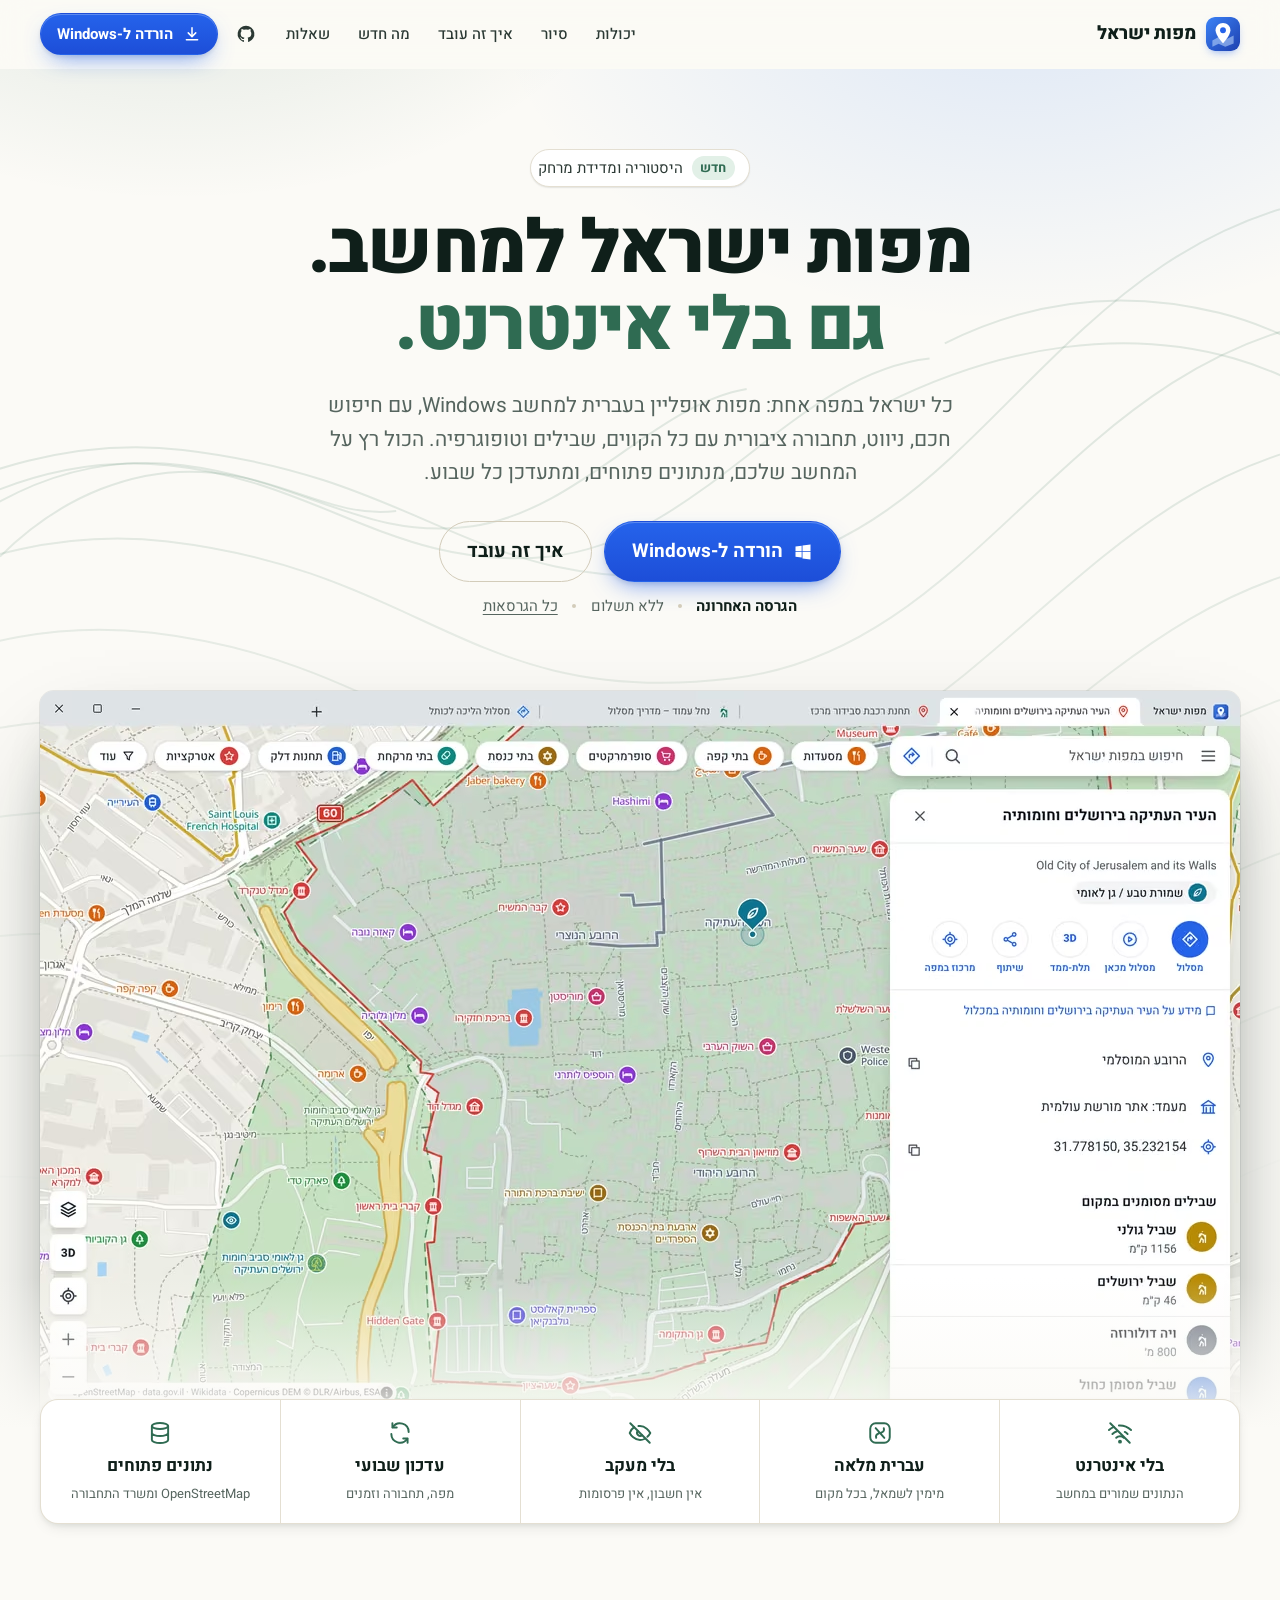
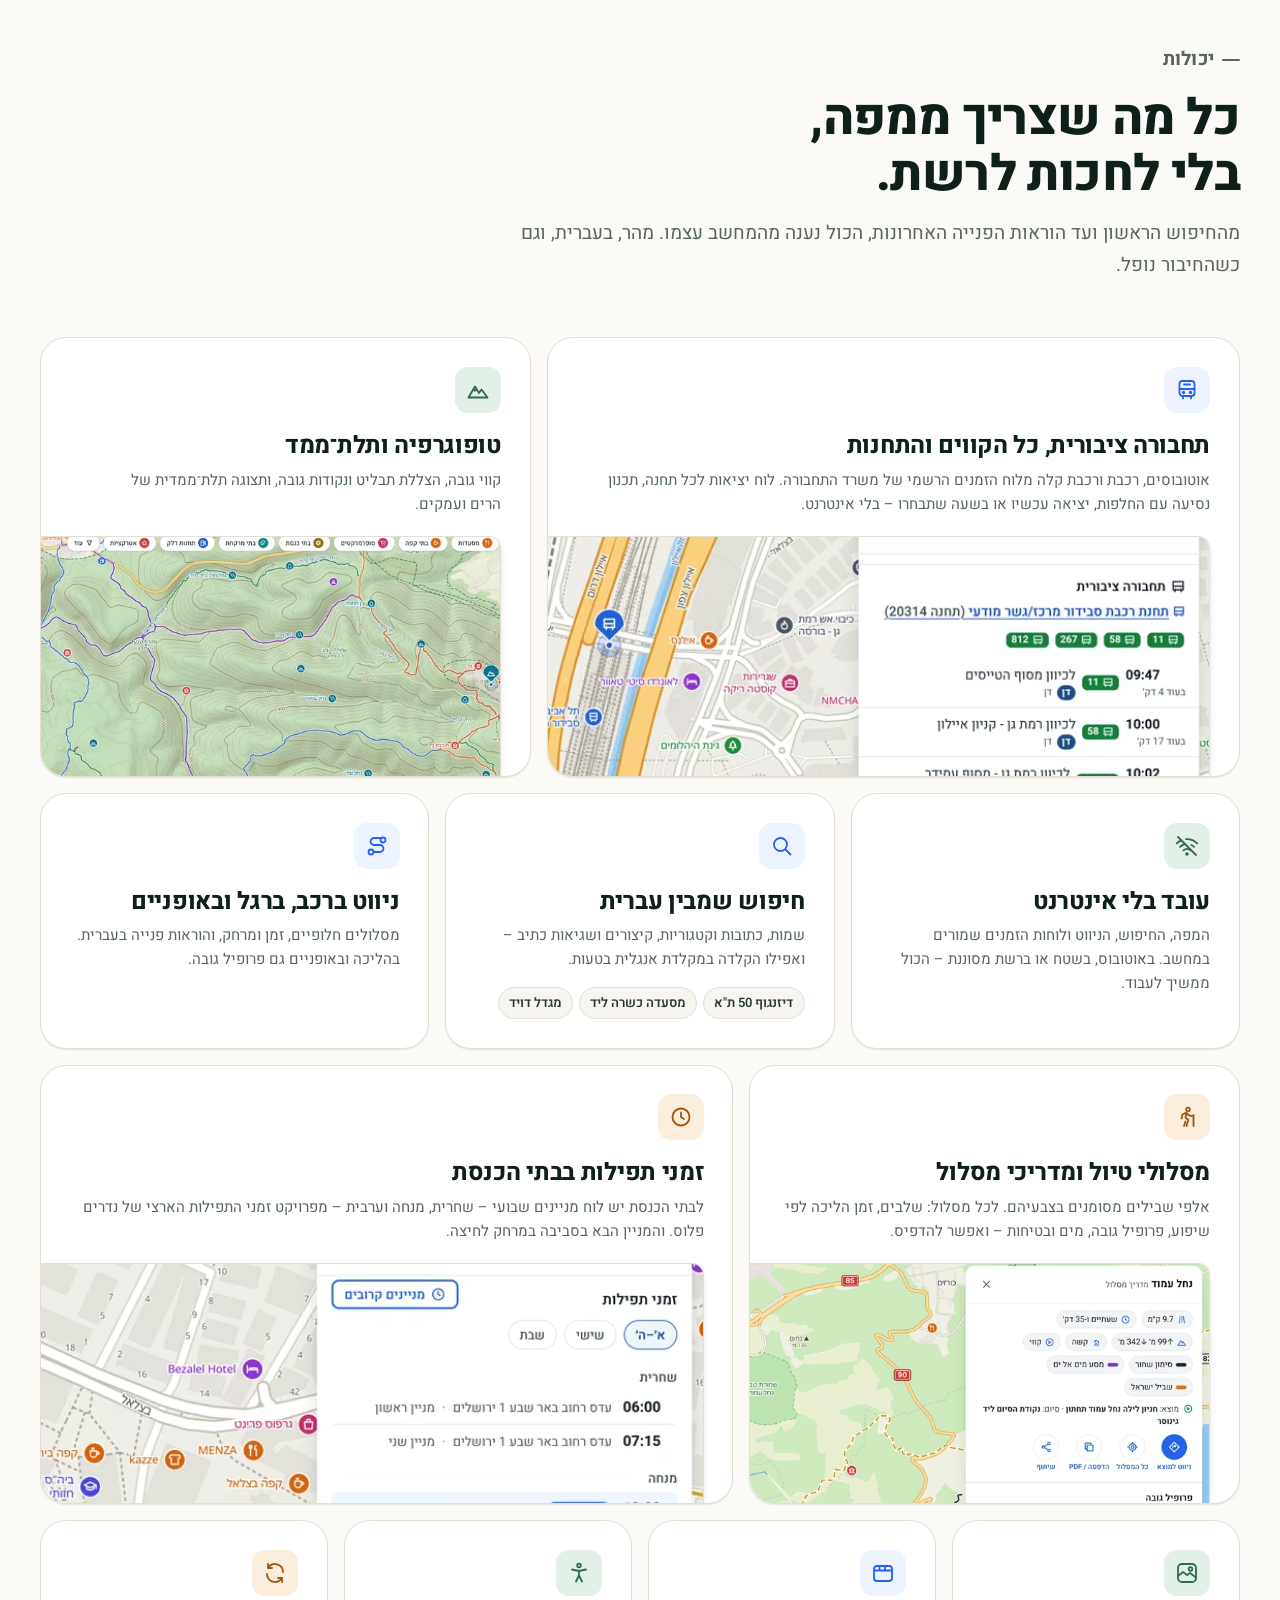
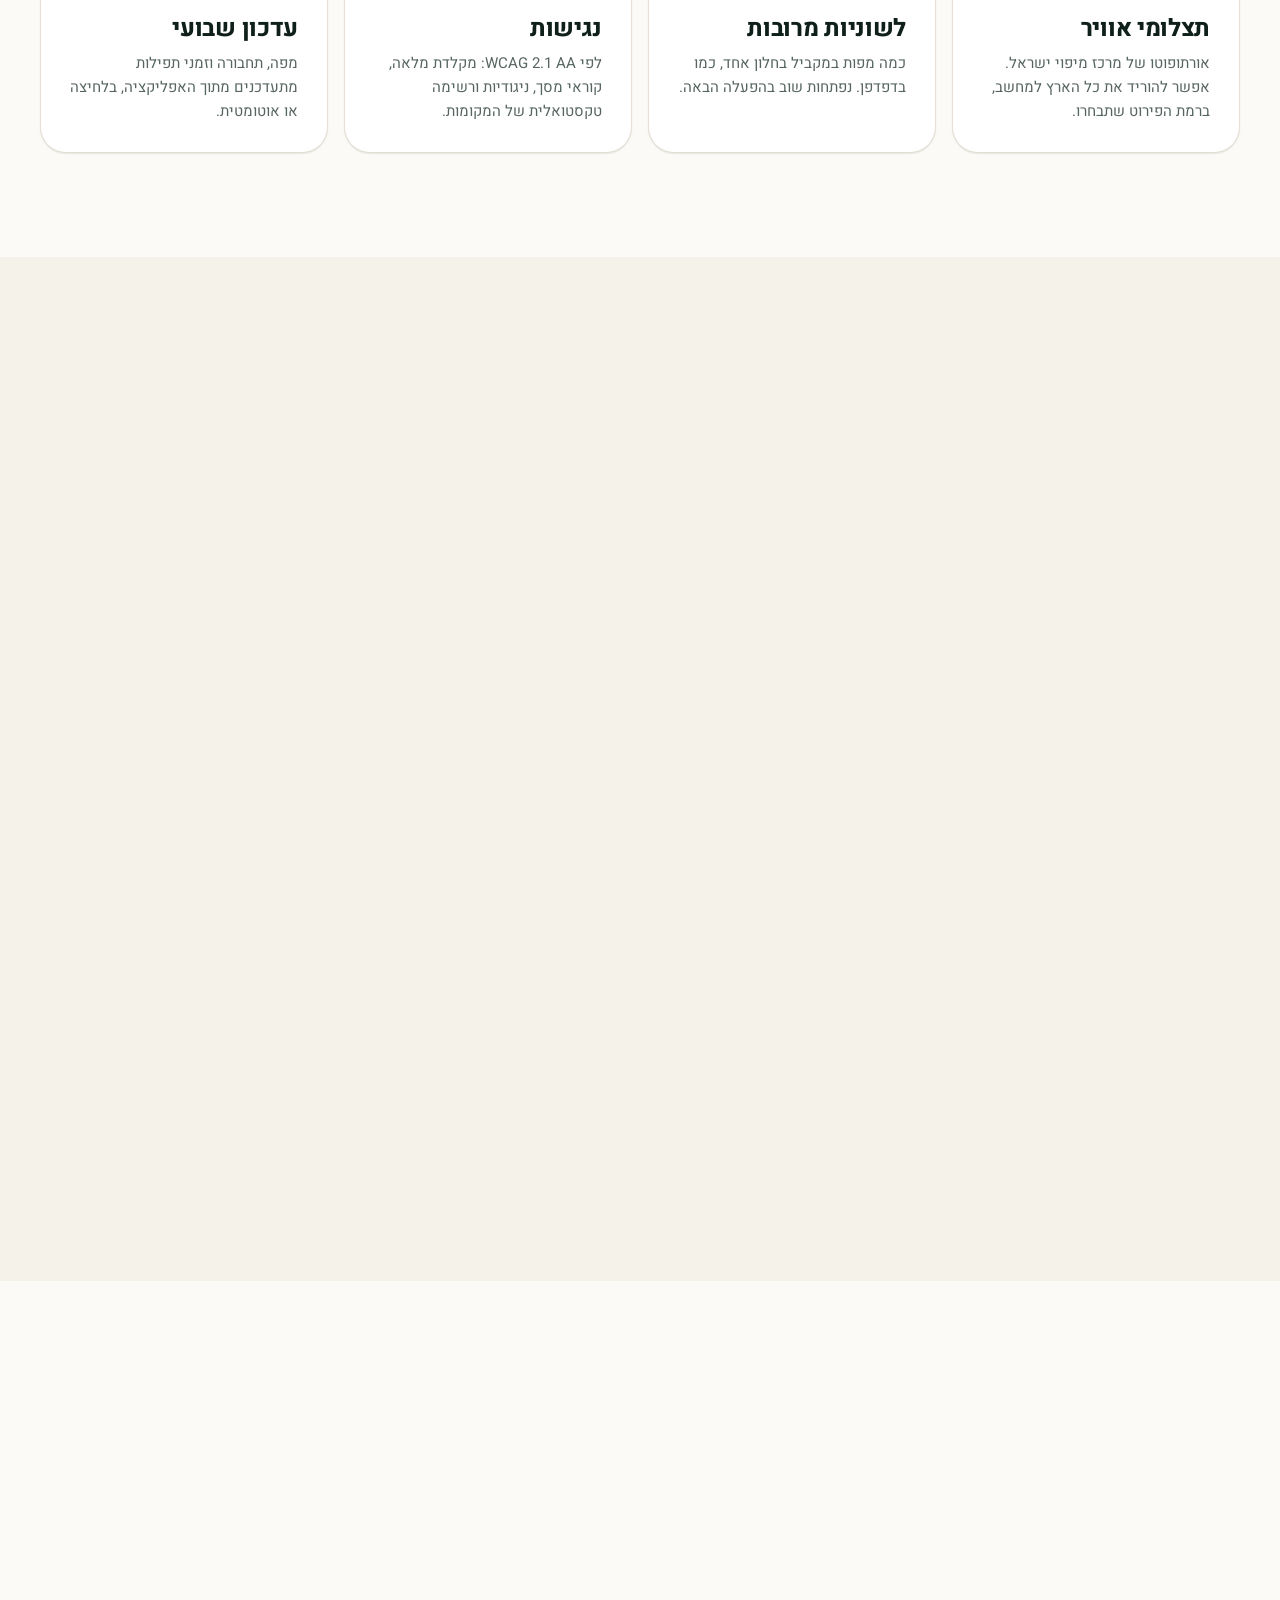
<file: site/index.html>
<!DOCTYPE html>
<html lang="he" dir="rtl">
<head>
  <meta charset="utf-8">
  <meta name="viewport" content="width=device-width, initial-scale=1">
  <title>מפות ישראל – מפות אופליין בעברית למחשב, בחינם</title>
  <meta name="description" content="מפות ישראל: מפה מלאה של ישראל בעברית להורדה למחשב Windows, שעובדת גם בלי אינטרנט (אופליין). חיפוש, ניווט, תחבורה ציבורית, שבילים, טופוגרפיה ותלת־ממד. חינם, בלי פרסומות ובלי מעקב.">
  <link rel="canonical" href="https://rishumit.github.io/hebrew-maps/">
  <meta name="theme-color" content="#fbfaf6" media="(prefers-color-scheme: light)">
  <meta name="theme-color" content="#0a1512" media="(prefers-color-scheme: dark)">
  <meta name="color-scheme" content="light dark">
  <meta name="robots" content="index, follow, max-image-preview:large, max-snippet:-1, max-video-preview:-1">
  <meta name="application-name" content="מפות ישראל">
  <meta name="author" content="rishumit">

  <meta property="og:type" content="website">
  <meta property="og:locale" content="he_IL">
  <meta property="og:site_name" content="מפות ישראל">
  <meta property="og:title" content="מפות ישראל – מפות אופליין בעברית למחשב, בחינם">
  <meta property="og:description" content="מפת ישראל מלאה בעברית למחשב, שעובדת אופליין: חיפוש, ניווט, תחבורה ציבורית, שבילים וטופוגרפיה. חינם, בלי מעקב.">
  <meta property="og:url" content="https://rishumit.github.io/hebrew-maps/">
  <meta property="og:image" content="https://rishumit.github.io/hebrew-maps/assets/img/og.jpg">
  <meta property="og:image:width" content="1200">
  <meta property="og:image:height" content="630">
  <meta property="og:image:alt" content="חלון האפליקציה מפות ישראל: העיר העתיקה בירושלים עם כרטיס מידע">
  <meta name="twitter:card" content="summary_large_image">
  <meta name="twitter:title" content="מפות ישראל – מפות אופליין בעברית למחשב, בחינם">
  <meta name="twitter:description" content="חיפוש בעברית, ניווט, תחבורה ציבורית, שבילים וטופוגרפיה – הכול על המחשב שלכם.">
  <meta name="twitter:image" content="https://rishumit.github.io/hebrew-maps/assets/img/og.jpg">

  <link rel="icon" href="favicon.svg" type="image/svg+xml">
  <link rel="icon" href="favicon-32.png" type="image/png" sizes="32x32">
  <link rel="apple-touch-icon" href="apple-touch-icon.png">
  <link rel="manifest" href="site.webmanifest">
  <link rel="preload" href="assets/fonts/heebo-hebrew.woff2" as="font" type="font/woff2" crossorigin>
  <link rel="stylesheet" href="assets/css/site.css">
  <script src="assets/js/site.js" defer></script>
  <script>if (location.hash) document.documentElement.classList.add('cv-off');</script>

  <script type="application/ld+json">
{
  "@context": "https://schema.org",
  "@graph": [
    {
      "@type": "WebSite",
      "@id": "https://rishumit.github.io/hebrew-maps/#website",
      "url": "https://rishumit.github.io/hebrew-maps/",
      "name": "מפות ישראל",
      "alternateName": [
        "Hebrew Maps",
        "מפות אופליין למחשב",
        "מפת ישראל למחשב"
      ],
      "inLanguage": "he",
      "description": "מפות אופליין בעברית למחשב Windows – מפת ישראל מלאה שעובדת בלי אינטרנט."
    },
    {
      "@type": "SoftwareApplication",
      "@id": "https://rishumit.github.io/hebrew-maps/#app",
      "name": "מפות ישראל",
      "alternateName": [
        "Hebrew Maps",
        "מפות אופליין",
        "מפות ישראל למחשב"
      ],
      "description": "מפה מלאה של ישראל בעברית למחשב Windows שעובדת גם בלי אינטרנט: חיפוש חכם, ניווט ברכב, ברגל ובאופניים, תחבורה ציבורית, שבילים, טופוגרפיה ותלת־ממד.",
      "applicationCategory": "TravelApplication",
      "applicationSubCategory": "מפות וניווט",
      "operatingSystem": "Windows 10, Windows 11",
      "inLanguage": "he",
      "softwareVersion": "1.1.0",
      "isAccessibleForFree": true,
      "license": "https://github.com/rishumit/hebrew-maps",
      "url": "https://rishumit.github.io/hebrew-maps/",
      "downloadUrl": "https://github.com/rishumit/hebrew-maps/releases/latest/download/HebrewMaps-Setup.exe",
      "installUrl": "https://rishumit.github.io/hebrew-maps/download.html",
      "image": "https://rishumit.github.io/hebrew-maps/assets/img/og.jpg",
      "screenshot": [
        "https://rishumit.github.io/hebrew-maps/assets/img/hero-light-1800.jpg",
        "https://rishumit.github.io/hebrew-maps/assets/img/tour-transitplan-1800.jpg",
        "https://rishumit.github.io/hebrew-maps/assets/img/tour-topo-1800.jpg",
        "https://rishumit.github.io/hebrew-maps/assets/img/tour-masada-1800.jpg"
      ],
      "featureList": [
        "מפות אופליין – עובד בלי אינטרנט",
        "חיפוש בעברית",
        "ניווט ברכב, ברגל ובאופניים",
        "תחבורה ציבורית עם כל הקווים והתחנות",
        "מפה טופוגרפית ושבילים מסומנים",
        "תצוגת תלת־ממד",
        "מדריכי מסלול",
        "זמני תפילות בבתי כנסת",
        "תצלומי אוויר",
        "עדכון שבועי"
      ],
      "keywords": "מפות ישראל, מפות אופליין, מפות למחשב, מפת ישראל, מפה בעברית, ניווט בלי אינטרנט, מפה טופוגרפית, תחבורה ציבורית",
      "offers": {
        "@type": "Offer",
        "price": "0",
        "priceCurrency": "ILS"
      },
      "author": {
        "@type": "Organization",
        "name": "rishumit",
        "url": "https://github.com/rishumit"
      },
      "codeRepository": "https://github.com/rishumit/hebrew-maps",
      "isPartOf": {
        "@id": "https://rishumit.github.io/hebrew-maps/#website"
      }
    },
    {
      "@type": "FAQPage",
      "@id": "https://rishumit.github.io/hebrew-maps/#faq",
      "inLanguage": "he",
      "mainEntity": [
        {
          "@type": "Question",
          "name": "מה זה מפות אופליין?",
          "acceptedAnswer": {
            "@type": "Answer",
            "text": "מפות אופליין הן מפות שנשמרות על המחשב ועובדות בלי חיבור לאינטרנט. מפות ישראל מורידה פעם אחת את מפת ישראל המלאה – רחובות, כתובות, נקודות עניין, שבילים, גבהים ולוחות הזמנים של התחבורה הציבורית – ומכאן החיפוש, הניווט והתצוגה רצים מהמחשב עצמו, גם ברשת איטית, מסוננת או בלי רשת בכלל."
          }
        },
        {
          "@type": "Question",
          "name": "איך מורידים מפת ישראל למחשב?",
          "acceptedAnswer": {
            "@type": "Answer",
            "text": "מורידים את קובץ ההתקנה ל-Windows ומתקינים. בפתיחה הראשונה בוחרים בתפריט \"עדכונים\" ← \"עדכן הכול\", והתוכנה מורידה את נתוני ישראל (כ-2GB). אפשר גם להעביר את הנתונים בקובץ למחשב שאין בו אינטרנט בכלל."
          }
        },
        {
          "@type": "Question",
          "name": "במה זה שונה ממפות באתר אינטרנט?",
          "acceptedAnswer": {
            "@type": "Answer",
            "text": "מפות באתר אינטרנט טוענות כל אריח וכל תוצאת חיפוש מהשרת, ולכן צריכות חיבור קבוע ושולחות לשרת מה שמחפשים. מפות ישראל היא תוכנת מפות למחשב: כל המפה שמורה אצלכם, החיפוש בעברית והניווט מחושבים מקומית, ושום חיפוש או מסלול לא יוצא מהמחשב."
          }
        },
        {
          "@type": "Question",
          "name": "האם האפליקציה באמת עובדת בלי אינטרנט?",
          "acceptedAnswer": {
            "@type": "Answer",
            "text": "כן. אחרי שמורידים את הנתונים פעם אחת, המפה, החיפוש, הניווט, התחבורה הציבורית, השבילים והטופוגרפיה עובדים מהמחשב בלבד. אינטרנט נדרש רק להורדת עדכונים, ולתצלומי אוויר באזור שעוד לא נשמר במחשב."
          }
        },
        {
          "@type": "Question",
          "name": "מאיפה מגיעים הנתונים?",
          "acceptedAnswer": {
            "@type": "Answer",
            "text": "ממקורות פתוחים: OpenStreetMap (מפה, רחובות, נקודות עניין ושבילים), משרד התחבורה (לוחות הזמנים של התחבורה הציבורית, GTFS), Copernicus DEM (גבהים), נדרים פלוס (זמני תפילות), data.gov.il ו-Wikidata. תצלומי האוויר הם של מרכז מיפוי ישראל, לשימוש אישי, ותצלומי הלוויין – Sentinel-2 cloudless של EOX."
          }
        },
        {
          "@type": "Question",
          "name": "כל כמה זמן הנתונים מתעדכנים?",
          "acceptedAnswer": {
            "@type": "Answer",
            "text": "פעם בשבוע. חבילות חדשות נבנות אוטומטית ומתפרסמות ב-GitHub. באפליקציה: תפריט ← \"עדכונים\" ← \"עדכן הכול\", או הפעלה של בדיקה אוטומטית שבועית. המפה ממשיכה לעבוד בזמן העדכון."
          }
        },
        {
          "@type": "Question",
          "name": "יש לי נטפרי (או סינון אחר). מה צריך לפתוח?",
          "acceptedAnswer": {
            "@type": "Answer",
            "text": "ההורדה והעדכונים מגיעים מ-GitHub. אם ההורדה נחסמת, בקשו מהסינון לפתוח את הכתובות האלה: github.com release-assets.githubusercontent.com objects.githubusercontent.com לתצלומי האוויר: cdn.govmap.gov.il, ולתצלומי הלוויין (חלופה): tiles.maps.eox.at. שלמות כל קובץ נבדקת מול טביעת SHA-256, כך שהסינון לא יכול לפגוע בנתונים."
          }
        },
        {
          "@type": "Question",
          "name": "מה עם פרטיות?",
          "acceptedAnswer": {
            "@type": "Answer",
            "text": "הכול רץ אצלכם. אין חשבון, אין מעקב, אין פרסומות, והחיפושים והמסלולים לא נשלחים לשום שרת. החיבורים היחידים לרשת הם הורדת העדכונים (מ-GitHub) ותצלומי האוויר (מ-govmap, או תצלומי לוויין מ-EOX) כשמפעילים אותם. למדיניות הפרטיות."
          }
        },
        {
          "@type": "Question",
          "name": "מופיעה ההודעה \"Windows הגן על המחשב\". זה בסדר?",
          "acceptedAnswer": {
            "@type": "Answer",
            "text": "כן. קובץ ההתקנה עדיין לא חתום בתעודה מסחרית, ולכן SmartScreen מציג אזהרה. לוחצים על \"מידע נוסף\" ואז על \"הפעל בכל זאת\". הקובץ נבנה אוטומטית מקוד המקור הפתוח ב-GitHub. הסבר מפורט."
          }
        },
        {
          "@type": "Question",
          "name": "כמה זה עולה?",
          "acceptedAnswer": {
            "@type": "Answer",
            "text": "שום דבר. אין תשלום, אין מנוי ואין רכישות בתוך האפליקציה. קוד המקור פתוח ב-GitHub."
          }
        },
        {
          "@type": "Question",
          "name": "מה צריך כדי להריץ את האפליקציה?",
          "acceptedAnswer": {
            "@type": "Answer",
            "text": "Windows 10 או 11 (64 ביט), ‏4GB זיכרון לפחות, וכ-2GB מקום פנוי לנתונים. החלון של האפליקציה משתמש ב-WebView2, שמותקן מראש ב-Windows 11 וב-Windows 10 מעודכן; בלעדיו המפה נפתחת בדפדפן. כל הדרישות."
          }
        }
      ]
    }
  ]
}
  </script>
</head>
<body>
  <a class="skip-link" href="#main">דילוג לתוכן הראשי</a>

  <header class="site-header" id="top">
    <div class="wrap header-inner">
      <a class="brand" href="./" aria-label="מפות ישראל – דף הבית">
        <img src="favicon.svg" alt="" width="34" height="34">
        <span>מפות ישראל</span>
      </a>
      <nav class="nav" aria-label="ניווט ראשי">
        <ul class="nav-links" id="nav-links">
          <li><a href="#features">יכולות</a></li>
          <li><a href="#tour">סיור</a></li>
          <li><a href="#how">איך זה עובד</a></li>
          <li><a href="changelog.html">מה חדש</a></li>
          <li><a href="#faq">שאלות</a></li>
        </ul>
        <a class="nav-gh" href="https://github.com/rishumit/hebrew-maps" aria-label="קוד המקור ב-GitHub">
          <svg aria-hidden="true"><use href="assets/img/icons.svg#github"></use></svg>
        </a>
        <a class="btn btn-primary btn-sm" href="download.html" data-dl-link>
          <svg aria-hidden="true"><use href="assets/img/icons.svg#download"></use></svg>
          <span>הורדה<span class="long"> ל-Windows</span></span>
        </a>
        <button class="menu-btn" type="button" aria-expanded="false" aria-controls="nav-links" aria-label="תפריט">
          <svg aria-hidden="true"><use href="assets/img/icons.svg#menu"></use></svg>
        </button>
      </nav>
    </div>
  </header>

  <main id="main">
    <!-- ============================================================ hero -->
    <section class="hero" aria-labelledby="hero-title">
      <div class="contours" aria-hidden="true">
        <svg viewBox="0 0 1440 900" preserveAspectRatio="xMidYMid slice" fill="none" stroke="currentColor" stroke-width="1.3">
          <path d="M-40 640c160-60 260-170 420-150s230 140 400 120 250-190 420-210 210 60 280 40"/>
          <path d="M-40 600c150-70 260-190 430-170s220 130 390 110 240-200 420-220 220 50 280 30"/>
          <path d="M-40 560c150-80 270-210 440-190s210 120 380 100 230-210 420-230 220 40 280 20"/>
          <path d="M-40 520c140-90 280-230 450-210s200 110 370 90 220-220 420-240 230 30 280 10"/>
          <path d="M-40 480c140-100 290-250 460-230s190 100 360 80 210-230 420-250 230 20 280 0"/>
          <path d="M140 400c70-90 170-150 270-140s150 70 250 60 160-120 250-130"/>
          <path d="M210 360c60-70 130-110 210-100s120 50 190 40 120-80 180-90"/>
          <path d="M300 320c40-40 90-60 140-55s80 30 120 25"/>
          <path d="M880 220c80-40 160-50 230-30s110 70 190 60 100-40 180-60"/>
          <path d="M920 180c60-30 120-35 180-20s90 50 150 45 80-30 150-45"/>
          <path d="M-40 700c170-50 250-150 410-130s240 150 410 130 260-180 420-200 200 70 280 50"/>
          <path d="M-40 760c180-40 240-130 400-110s250 160 420 140 270-170 420-190 190 80 280 60"/>
          <path d="M-40 820c190-30 230-110 390-90s260 170 430 150 280-160 420-180 180 90 280 70"/>
        </svg>
      </div>

      <div class="wrap">
        <div class="hero-copy">
          <a class="badge" href="changelog.html"><span class="dot">חדש</span><span>היסטוריה ומדידת מרחק</span></a>
          <h1 id="hero-title">מפות ישראל למחשב.<span class="soft">גם בלי אינטרנט.</span></h1>
          <p class="lead">כל ישראל במפה אחת: מפות אופליין בעברית למחשב Windows, עם חיפוש חכם, ניווט, תחבורה ציבורית עם כל הקווים, שבילים וטופוגרפיה. הכול רץ על המחשב שלכם, מנתונים פתוחים, ומתעדכן כל שבוע.</p>
          <div class="dl">
              <div class="hero-actions">
                <a class="btn btn-primary btn-lg" href="https://github.com/rishumit/hebrew-maps/releases/latest/download/HebrewMaps-Setup.exe" data-dl-link>
                  <svg aria-hidden="true"><use href="assets/img/icons.svg#windows"></use></svg>
                  הורדה ל-Windows
                </a>
                <a class="btn btn-ghost btn-lg" href="#how">איך זה עובד</a>
              </div>
              <p class="dl-meta" data-dl-meta>
                <span data-dl-version>הגרסה האחרונה</span>
                <span data-download-total hidden aria-live="polite"><bdi data-download-count></bdi> הורדות</span>
                <span data-dl-date>ללא תשלום</span>
                <span><a href="https://github.com/rishumit/hebrew-maps/releases">כל הגרסאות</a></span>
              </p>
          </div>
        </div>

        <div class="hero-shot">
          <div class="window">
            <picture>
              <source type="image/avif" media="(prefers-color-scheme: dark)" srcset="assets/img/hero-dark-800.avif 800w, assets/img/hero-dark-1200.avif 1200w, assets/img/hero-dark-1800.avif 1800w" sizes="(min-width: 1280px) 1200px, calc(100vw - 2 * clamp(1rem, .5rem + 2.5vw, 2.5rem))">
              <source type="image/webp" media="(prefers-color-scheme: dark)" srcset="assets/img/hero-dark-800.webp 800w, assets/img/hero-dark-1200.webp 1200w, assets/img/hero-dark-1800.webp 1800w" sizes="(min-width: 1280px) 1200px, calc(100vw - 2 * clamp(1rem, .5rem + 2.5vw, 2.5rem))">
              <source type="image/avif" srcset="assets/img/hero-light-800.avif 800w, assets/img/hero-light-1200.avif 1200w, assets/img/hero-light-1800.avif 1800w" sizes="(min-width: 1280px) 1200px, calc(100vw - 2 * clamp(1rem, .5rem + 2.5vw, 2.5rem))">
              <source type="image/webp" srcset="assets/img/hero-light-800.webp 800w, assets/img/hero-light-1200.webp 1200w, assets/img/hero-light-1800.webp 1800w" sizes="(min-width: 1280px) 1200px, calc(100vw - 2 * clamp(1rem, .5rem + 2.5vw, 2.5rem))">
              <img src="assets/img/hero-light-1200.jpg" srcset="assets/img/hero-light-800.jpg 800w, assets/img/hero-light-1200.jpg 1200w, assets/img/hero-light-1800.jpg 1800w" sizes="(min-width: 1280px) 1200px, calc(100vw - 2 * clamp(1rem, .5rem + 2.5vw, 2.5rem))"
                width="1440" height="900" fetchpriority="high" decoding="async"
                alt="חלון האפליקציה עם ארבע לשוניות פתוחות: העיר העתיקה בירושלים במפה, וכרטיס מידע עם פעולות (מסלול, תלת־ממד, שיתוף) ורשימת השבילים המסומנים במקום.">
            </picture>
          </div>
        </div>
      </div>
    </section>

    <!-- ============================================================ facts strip -->
    <div class="facts">
      <div class="wrap">
        <ul>
          <li><svg aria-hidden="true"><use href="assets/img/icons.svg#offline"></use></svg><b>בלי אינטרנט</b><span>הנתונים שמורים במחשב</span></li>
          <li><svg aria-hidden="true"><use href="assets/img/icons.svg#aleph"></use></svg><b>עברית מלאה</b><span>מימין לשמאל, בכל מקום</span></li>
          <li><svg aria-hidden="true"><use href="assets/img/icons.svg#eye-off"></use></svg><b>בלי מעקב</b><span>אין חשבון, אין פרסומות</span></li>
          <li><svg aria-hidden="true"><use href="assets/img/icons.svg#refresh"></use></svg><b>עדכון שבועי</b><span>מפה, תחבורה וזמנים</span></li>
          <li><svg aria-hidden="true"><use href="assets/img/icons.svg#data"></use></svg><b>נתונים פתוחים</b><span>OpenStreetMap ומשרד התחבורה</span></li>
        </ul>
      </div>
    </div>

    <!-- ============================================================ features -->
    <section class="section" id="features" aria-labelledby="features-title">
      <div class="wrap">
        <div class="section-head">
          <p class="eyebrow">יכולות</p>
          <h2 id="features-title">כל מה שצריך ממפה, בלי לחכות לרשת.</h2>
          <p>מהחיפוש הראשון ועד הוראות הפנייה האחרונות, הכול נענה מהמחשב עצמו. מהר, בעברית, וגם כשהחיבור נופל.</p>
        </div>

        <div class="bento">
          <article class="card card-media span-7 reveal">
            <div class="card-body">
              <div class="ico blue"><svg aria-hidden="true"><use href="assets/img/icons.svg#bus"></use></svg></div>
              <h3>תחבורה ציבורית, כל הקווים והתחנות</h3>
              <p>אוטובוסים, רכבת ורכבת קלה מלוח הזמנים הרשמי של משרד התחבורה. לוח יציאות לכל תחנה, תכנון נסיעה עם החלפות, יציאה עכשיו או בשעה שתבחרו – בלי אינטרנט.</p>
            </div>
            <div class="shot pos-end">
              <picture>
                <source type="image/avif" srcset="assets/img/crop-transit-640.avif 640w, assets/img/crop-transit-960.avif 960w" sizes="(min-width: 1024px) 640px, 90vw">
                <source type="image/webp" srcset="assets/img/crop-transit-640.webp 640w, assets/img/crop-transit-960.webp 960w" sizes="(min-width: 1024px) 640px, 90vw">
                <img src="assets/img/crop-transit-960.jpg" width="960" height="540" loading="lazy" decoding="async"
                  alt="כרטיס תחנה עם הקווים העוברים בה והיציאות הקרובות, ליד תחנת רכבת סבידור מרכז בתל אביב.">
              </picture>
            </div>
          </article>

          <article class="card card-media span-5 reveal">
            <div class="card-body">
              <div class="ico"><svg aria-hidden="true"><use href="assets/img/icons.svg#mountain"></use></svg></div>
              <h3>טופוגרפיה ותלת־ממד</h3>
              <p>קווי גובה, הצללת תבליט ונקודות גובה, ותצוגה תלת־ממדית של הרים ועמקים.</p>
            </div>
            <div class="shot pos-center">
              <picture>
                <source type="image/avif" srcset="assets/img/crop-topo-640.avif 640w, assets/img/crop-topo-960.avif 960w" sizes="(min-width: 1024px) 460px, 90vw">
                <source type="image/webp" srcset="assets/img/crop-topo-640.webp 640w, assets/img/crop-topo-960.webp 960w" sizes="(min-width: 1024px) 460px, 90vw">
                <img src="assets/img/crop-topo-960.jpg" width="960" height="540" loading="lazy" decoding="async"
                  alt="מפה טופוגרפית של אזור הר מירון עם קווי גובה, הצללה ושבילים מסומנים בצבעיהם.">
              </picture>
            </div>
          </article>

          <article class="card span-4 reveal">
            <div class="ico"><svg aria-hidden="true"><use href="assets/img/icons.svg#offline"></use></svg></div>
            <h3>עובד בלי אינטרנט</h3>
            <p>המפה, החיפוש, הניווט ולוחות הזמנים שמורים במחשב. באוטובוס, בשטח או ברשת מסוננת – הכול ממשיך לעבוד.</p>
          </article>
          <article class="card span-4 reveal">
            <div class="ico blue"><svg aria-hidden="true"><use href="assets/img/icons.svg#search"></use></svg></div>
            <h3>חיפוש שמבין עברית</h3>
            <p>שמות, כתובות וקטגוריות, קיצורים ושגיאות כתיב – ואפילו הקלדה במקלדת אנגלית בטעות.</p>
            <div class="chips"><span class="sr-only">דוגמאות לחיפוש:</span>
              <span class="chip">דיזנגוף 50 ת"א</span><span class="chip">מסעדה כשרה ליד</span><span class="chip">מגדל דויד</span>
            </div>
          </article>
          <article class="card span-4 reveal">
            <div class="ico blue"><svg aria-hidden="true"><use href="assets/img/icons.svg#route"></use></svg></div>
            <h3>ניווט ברכב, ברגל ובאופניים</h3>
            <p>מסלולים חלופיים, זמן ומרחק, והוראות פנייה בעברית. בהליכה ובאופניים גם פרופיל גובה.</p>
          </article>

          <article class="card card-media span-5 reveal">
            <div class="card-body">
              <div class="ico sun"><svg aria-hidden="true"><use href="assets/img/icons.svg#hiker"></use></svg></div>
              <h3>מסלולי טיול ומדריכי מסלול</h3>
              <p>אלפי שבילים מסומנים בצבעיהם. לכל מסלול: שלבים, זמן הליכה לפי שיפוע, פרופיל גובה, מים ובטיחות – ואפשר להדפיס.</p>
            </div>
            <div class="shot pos-end">
              <picture>
                <source type="image/avif" srcset="assets/img/crop-guide-640.avif 640w, assets/img/crop-guide-960.avif 960w" sizes="(min-width: 1024px) 460px, 90vw">
                <source type="image/webp" srcset="assets/img/crop-guide-640.webp 640w, assets/img/crop-guide-960.webp 960w" sizes="(min-width: 1024px) 460px, 90vw">
                <img src="assets/img/crop-guide-960.jpg" width="960" height="540" loading="lazy" decoding="async"
                  alt="מדריך המסלול של נחל עמוד: אורך, זמן הליכה, דרגת קושי, פרופיל גובה ושלבי המסלול.">
              </picture>
            </div>
          </article>

          <article class="card card-media span-7 reveal">
            <div class="card-body">
              <div class="ico sun"><svg aria-hidden="true"><use href="assets/img/icons.svg#clock"></use></svg></div>
              <h3>זמני תפילות בבתי הכנסת</h3>
              <p>לבתי הכנסת יש לוח מניינים שבועי – שחרית, מנחה וערבית – מפרויקט זמני התפילות הארצי של נדרים פלוס. והמניין הבא בסביבה במרחק לחיצה.</p>
            </div>
            <div class="shot pos-end">
              <picture>
                <source type="image/avif" srcset="assets/img/crop-syn-640.avif 640w, assets/img/crop-syn-960.avif 960w" sizes="(min-width: 1024px) 640px, 90vw">
                <source type="image/webp" srcset="assets/img/crop-syn-640.webp 640w, assets/img/crop-syn-960.webp 960w" sizes="(min-width: 1024px) 640px, 90vw">
                <img src="assets/img/crop-syn-960.jpg" width="960" height="540" loading="lazy" decoding="async"
                  alt="כרטיס של בית כנסת בירושלים עם לוח זמני התפילות שלו.">
              </picture>
            </div>
          </article>

          <article class="card span-3 reveal">
            <div class="ico"><svg aria-hidden="true"><use href="assets/img/icons.svg#aerial"></use></svg></div>
            <h3>תצלומי אוויר</h3>
            <p>אורתופוטו של מרכז מיפוי ישראל. אפשר להוריד את כל הארץ למחשב, ברמת הפירוט שתבחרו.</p>
          </article>
          <article class="card span-3 reveal">
            <div class="ico blue"><svg aria-hidden="true"><use href="assets/img/icons.svg#tabs"></use></svg></div>
            <h3>לשוניות מרובות</h3>
            <p>כמה מפות במקביל בחלון אחד, כמו בדפדפן. נפתחות שוב בהפעלה הבאה.</p>
          </article>
          <article class="card span-3 reveal">
            <div class="ico"><svg aria-hidden="true"><use href="assets/img/icons.svg#access"></use></svg></div>
            <h3>נגישות</h3>
            <p>לפי WCAG 2.1 AA: מקלדת מלאה, קוראי מסך, ניגודיות ורשימה טקסטואלית של המקומות.</p>
          </article>
          <article class="card span-3 reveal">
            <div class="ico sun"><svg aria-hidden="true"><use href="assets/img/icons.svg#refresh"></use></svg></div>
            <h3>עדכון שבועי</h3>
            <p>מפה, תחבורה וזמני תפילות מתעדכנים מתוך האפליקציה, בלחיצה או אוטומטית.</p>
          </article>
        </div>
      </div>
    </section>

    <!-- ============================================================ tour -->
    <section class="section section-alt" id="tour" aria-labelledby="tour-title">
      <div class="wrap">
        <div class="section-head center">
          <p class="eyebrow">סיור באפליקציה</p>
          <h2 id="tour-title">צילומי מסך אמיתיים. בלי הדמיות.</h2>
          <p>כל התמונות צולמו מהאפליקציה עצמה, על נתוני ישראל המלאים.</p>
        </div>

        <div class="tour" data-tour>
          <div class="tour-tabs" role="tablist" aria-label="מסכים באפליקציה" hidden>
            <button type="button" role="tab" id="tt-transit" aria-controls="tp-transit" aria-selected="true"><svg aria-hidden="true"><use href="assets/img/icons.svg#train"></use></svg>תחבורה ציבורית</button>
            <button type="button" role="tab" id="tt-route" aria-controls="tp-route" aria-selected="false" tabindex="-1"><svg aria-hidden="true"><use href="assets/img/icons.svg#route"></use></svg>ניווט</button>
            <button type="button" role="tab" id="tt-guide" aria-controls="tp-guide" aria-selected="false" tabindex="-1"><svg aria-hidden="true"><use href="assets/img/icons.svg#hiker"></use></svg>מדריך מסלול</button>
            <button type="button" role="tab" id="tt-topo" aria-controls="tp-topo" aria-selected="false" tabindex="-1"><svg aria-hidden="true"><use href="assets/img/icons.svg#mountain"></use></svg>טופוגרפיה</button>
            <button type="button" role="tab" id="tt-3d" aria-controls="tp-3d" aria-selected="false" tabindex="-1"><svg aria-hidden="true"><use href="assets/img/icons.svg#cube"></use></svg>תלת־ממד</button>
            <button type="button" role="tab" id="tt-syn" aria-controls="tp-syn" aria-selected="false" tabindex="-1"><svg aria-hidden="true"><use href="assets/img/icons.svg#clock"></use></svg>זמני תפילות</button>
            <button type="button" role="tab" id="tt-dark" aria-controls="tp-dark" aria-selected="false" tabindex="-1"><svg aria-hidden="true"><use href="assets/img/icons.svg#moon"></use></svg>מצב כהה</button>
          </div>

          <div class="tour-panel" id="tp-transit" role="tabpanel" aria-labelledby="tt-transit">
            <figure>
              <div class="window">
                <picture>
                  <source type="image/avif" srcset="assets/img/tour-transitplan-800.avif 800w, assets/img/tour-transitplan-1200.avif 1200w, assets/img/tour-transitplan-1800.avif 1800w" sizes="(min-width: 1280px) 860px, (min-width: 900px) 62vw, 92vw">
                  <source type="image/webp" srcset="assets/img/tour-transitplan-800.webp 800w, assets/img/tour-transitplan-1200.webp 1200w, assets/img/tour-transitplan-1800.webp 1800w" sizes="(min-width: 1280px) 860px, (min-width: 900px) 62vw, 92vw">
                  <img src="assets/img/tour-transitplan-1200.jpg" width="1440" height="900" loading="lazy" decoding="async"
                    alt="תכנון נסיעה בתחבורה ציבורית ממגדלי עזריאלי למגדל השעון ביפו: הקו האדום של הרכבת הקלה במפה, וחלופות עם זמני יציאה והגעה, החלפות והליכה.">
                </picture>
              </div>
              <figcaption>
                <h3>מעזריאלי ליפו, ברכבת הקלה</h3>
                <p>תכנון נסיעה עם זמני יציאה והגעה, החלפות והליכה, וחלופות: הגעה מוקדמת, פחות החלפות או פחות הליכה. מלוח הזמנים של משרד התחבורה, שמור במחשב – בלי אינטרנט.</p>
                <div class="chips"><span class="chip">אוטובוס</span><span class="chip">רכבת</span><span class="chip">רכבת קלה</span><span class="chip">עד 4 החלפות</span></div>
              </figcaption>
            </figure>
          </div>

          <div class="tour-panel" id="tp-route" role="tabpanel" aria-labelledby="tt-route">
            <figure>
              <div class="window">
                <picture>
                  <source type="image/avif" srcset="assets/img/tour-car-800.avif 800w, assets/img/tour-car-1200.avif 1200w, assets/img/tour-car-1800.avif 1800w" sizes="(min-width: 1280px) 860px, (min-width: 900px) 62vw, 92vw">
                  <source type="image/webp" srcset="assets/img/tour-car-800.webp 800w, assets/img/tour-car-1200.webp 1200w, assets/img/tour-car-1800.webp 1800w" sizes="(min-width: 1280px) 860px, (min-width: 900px) 62vw, 92vw">
                  <img src="assets/img/tour-car-1200.jpg" width="1440" height="900" loading="lazy" decoding="async"
                    alt="מסלול נסיעה ברכב ממגדלי עזריאלי בתל אביב לתחנה המרכזית בירושלים: 61 ק״מ ב-48 דקות, עם הוראות פנייה בעברית.">
                </picture>
              </div>
              <figcaption>
                <h3>מתל אביב לירושלים, פנייה אחר פנייה</h3>
                <p>ברכב, ברגל או באופניים: מסלול, זמן ומרחק, פרופיל גובה עם עלייה וירידה מצטברות, והוראות כמו "בכיכר צאו ביציאה השנייה". מנוע הניווט רץ על המחשב.</p>
                <div class="chips"><span class="chip">רכב</span><span class="chip">הליכה</span><span class="chip">אופניים</span><span class="chip">מסלולים חלופיים</span></div>
              </figcaption>
            </figure>
          </div>

          <div class="tour-panel" id="tp-guide" role="tabpanel" aria-labelledby="tt-guide">
            <figure>
              <div class="window">
                <picture>
                  <source type="image/avif" srcset="assets/img/tour-guide-800.avif 800w, assets/img/tour-guide-1200.avif 1200w, assets/img/tour-guide-1800.avif 1800w" sizes="(min-width: 1280px) 860px, (min-width: 900px) 62vw, 92vw">
                  <source type="image/webp" srcset="assets/img/tour-guide-800.webp 800w, assets/img/tour-guide-1200.webp 1200w, assets/img/tour-guide-1800.webp 1800w" sizes="(min-width: 1280px) 860px, (min-width: 900px) 62vw, 92vw">
                  <img src="assets/img/tour-guide-1200.jpg" width="1440" height="900" loading="lazy" decoding="async"
                    alt="מדריך המסלול של נחל עמוד: המסלול מסומן במפה בשלבים ממוספרים, ובחלונית אורך, זמן, קושי, סימון השבילים ופרופיל גובה.">
                </picture>
              </div>
              <figcaption>
                <h3>מדריך מסלול לכל שביל</h3>
                <p>נחל עמוד, 9.7 ק"מ: שלבים ממוספרים, זמן הליכה לפי השיפוע, סימון השבילים בדרך, נקודות מים ואזהרות. אפשר לשמור כ-PDF ולהדפיס לפני היציאה.</p>
                <div class="chips"><span class="chip">שלבי המסלול</span><span class="chip">פרופיל גובה</span><span class="chip">הדפסה</span></div>
              </figcaption>
            </figure>
          </div>

          <div class="tour-panel" id="tp-topo" role="tabpanel" aria-labelledby="tt-topo">
            <figure>
              <div class="window">
                <picture>
                  <source type="image/avif" srcset="assets/img/tour-topo-800.avif 800w, assets/img/tour-topo-1200.avif 1200w, assets/img/tour-topo-1800.avif 1800w" sizes="(min-width: 1280px) 860px, (min-width: 900px) 62vw, 92vw">
                  <source type="image/webp" srcset="assets/img/tour-topo-800.webp 800w, assets/img/tour-topo-1200.webp 1200w, assets/img/tour-topo-1800.webp 1800w" sizes="(min-width: 1280px) 860px, (min-width: 900px) 62vw, 92vw">
                  <img src="assets/img/tour-topo-1200.jpg" width="1440" height="900" loading="lazy" decoding="async"
                    alt="מפה טופוגרפית של הר מירון עם קווי גובה, הצללת תבליט, מעיינות ושבילים מסומנים.">
                </picture>
              </div>
              <figcaption>
                <h3>מפה טופוגרפית למטיילים</h3>
                <p>קווי גובה עד כל 10 מטר בזום קרוב, הצללת תבליט, פסגות ומעיינות, והשבילים המסומנים בצבעים שלהם. ארבעה סגנונות מפה: רגילה, טבע וטיולים, טופוגרפית ולילה.</p>
                <div class="chips"><span class="chip">קווי גובה</span><span class="chip">הצללה</span><span class="chip">שבילים מסומנים</span></div>
              </figcaption>
            </figure>
          </div>

          <div class="tour-panel" id="tp-3d" role="tabpanel" aria-labelledby="tt-3d">
            <figure>
              <div class="window">
                <picture>
                  <source type="image/avif" srcset="assets/img/tour-masada-800.avif 800w, assets/img/tour-masada-1200.avif 1200w, assets/img/tour-masada-1800.avif 1800w" sizes="(min-width: 1280px) 860px, (min-width: 900px) 62vw, 92vw">
                  <source type="image/webp" srcset="assets/img/tour-masada-800.webp 800w, assets/img/tour-masada-1200.webp 1200w, assets/img/tour-masada-1800.webp 1800w" sizes="(min-width: 1280px) 860px, (min-width: 900px) 62vw, 92vw">
                  <img src="assets/img/tour-masada-1200.jpg" width="1440" height="900" loading="lazy" decoding="async"
                    alt="תצוגה תלת־ממדית של צוק מצדה ומדבר יהודה, ומאחוריהם ים המלח, עם כרטיס המידע של מצדה.">
                </picture>
              </div>
              <figcaption>
                <h3>מצדה, במבט תלת־ממדי</h3>
                <p>מטים את המפה ורואים את התבליט: הצוק של מצדה, הנחלים של מדבר יהודה ובקע ים המלח, מנתוני הגובה של Copernicus. כפתור "תלת־ממד" בכרטיס של כל אתר.</p>
                <div class="chips"><span class="chip">הטיה וסיבוב</span><span class="chip">תבליט אמיתי</span></div>
              </figcaption>
            </figure>
          </div>

          <div class="tour-panel" id="tp-syn" role="tabpanel" aria-labelledby="tt-syn">
            <figure>
              <div class="window">
                <picture>
                  <source type="image/avif" srcset="assets/img/tour-syn-800.avif 800w, assets/img/tour-syn-1200.avif 1200w, assets/img/tour-syn-1800.avif 1800w" sizes="(min-width: 1280px) 860px, (min-width: 900px) 62vw, 92vw">
                  <source type="image/webp" srcset="assets/img/tour-syn-800.webp 800w, assets/img/tour-syn-1200.webp 1200w, assets/img/tour-syn-1800.webp 1800w" sizes="(min-width: 1280px) 860px, (min-width: 900px) 62vw, 92vw">
                  <img src="assets/img/tour-syn-1200.jpg" width="1440" height="900" loading="lazy" decoding="async"
                    alt="כרטיס של בית כנסת בירושלים עם לוח המניינים השבועי.">
                </picture>
              </div>
              <figcaption>
                <h3>מתי המניין הבא?</h3>
                <p>לוח המניינים של בית הכנסת – שחרית, מנחה וערבית לפי ימים – ישירות בכרטיס שלו, מפרויקט זמני התפילות הארצי של נדרים פלוס. מתעדכן כל שבוע.</p>
                <div class="chips"><span class="chip">שחרית</span><span class="chip">מנחה</span><span class="chip">ערבית</span></div>
              </figcaption>
            </figure>
          </div>

          <div class="tour-panel" id="tp-dark" role="tabpanel" aria-labelledby="tt-dark">
            <figure>
              <div class="window">
                <picture>
                  <source type="image/avif" srcset="assets/img/tour-dark-800.avif 800w, assets/img/tour-dark-1200.avif 1200w, assets/img/tour-dark-1800.avif 1800w" sizes="(min-width: 1280px) 860px, (min-width: 900px) 62vw, 92vw">
                  <source type="image/webp" srcset="assets/img/tour-dark-800.webp 800w, assets/img/tour-dark-1200.webp 1200w, assets/img/tour-dark-1800.webp 1800w" sizes="(min-width: 1280px) 860px, (min-width: 900px) 62vw, 92vw">
                  <img src="assets/img/tour-dark-1200.jpg" width="1440" height="900" loading="lazy" decoding="async"
                    alt="האפליקציה במצב כהה: מרכז תל אביב בלילה, עם כרטיס תחנה ולוח היציאות שלה.">
                </picture>
              </div>
              <figcaption>
                <h3>נעים לעיניים גם בלילה</h3>
                <p>ממשק בהיר או כהה, אוטומטית לפי Windows או לפי בחירה, ומפת לילה תואמת. שורת הכותרת והלשוניות מתחלפות יחד עם המפה.</p>
                <div class="chips"><span class="chip">בהיר</span><span class="chip">כהה</span><span class="chip">אוטומטי</span></div>
              </figcaption>
            </figure>
          </div>
        </div>
      </div>
    </section>

    <!-- ============================================================ how it works + privacy -->
    <section class="section" id="how" aria-labelledby="how-title">
      <div class="wrap">
        <div class="section-head">
          <p class="eyebrow">איך זה עובד</p>
          <h2 id="how-title">מתקינים פעם אחת. המפה נשארת אצלכם.</h2>
          <p>מפות ישראל היא תוכנה רגילה למחשב. המפה, החיפוש והניווט רצים במחשב שלכם, והאינטרנט נדרש רק כדי להוריד נתונים.</p>
        </div>

        <ol class="steps">
          <li class="step reveal">
            <h3>מורידים ומתקינים</h3>
            <p>קובץ התקנה אחד ל-Windows 10/11. בלי הרשאות מנהל ובלי תוכנות נוספות.</p>
          </li>
          <li class="step reveal">
            <h3>מורידים את נתוני ישראל</h3>
            <p>בתפריט ← "עדכונים" ← "עדכן הכול": המפה, החיפוש, התחבורה הציבורית, הטופוגרפיה וזמני התפילות. פעם אחת.</p>
          </li>
          <li class="step reveal">
            <h3>משתמשים, גם בלי רשת</h3>
            <p>מכאן הכול עובד מהמחשב. פעם בשבוע אפשר לעדכן – בלחיצה, או אוטומטית ברקע.</p>
          </li>
        </ol>

        <div class="split">
          <div class="privacy-card reveal" id="privacy">
            <h3>הפרטיות שלכם נשארת אצלכם</h3>
            <p>אין שרת שיודע מה חיפשתם או לאן נסעתם. האפליקציה פועלת מקומית, על המחשב.</p>
            <ul>
              <li><svg aria-hidden="true"><use href="assets/img/icons.svg#cpu"></use></svg><div><b>חיפוש וניווט מקומיים</b><span>השאילתות לא יוצאות מהמחשב.</span></div></li>
              <li><svg aria-hidden="true"><use href="assets/img/icons.svg#eye-off"></use></svg><div><b>בלי חשבון, בלי מעקב, בלי פרסומות</b><span>אין רישום, אין ניתוח שימוש ואין עוגיות מעקב.</span></div></li>
              <li><svg aria-hidden="true"><use href="assets/img/icons.svg#shield"></use></svg><div><b>עדכונים שנבדקים לפני התקנה</b><span>כל קובץ נתונים נבדק מול טביעת <span class="nowrap">SHA-256</span> לפני ההתקנה.</span></div></li>
            </ul>
            <p class="more"><a href="privacy.html">מדיניות הפרטיות המלאה</a></p>
          </div>

          <div class="reveal">
            <h3 class="sources-title">נבנה מנתונים פתוחים</h3>
            <ul class="sources">
              <li><svg aria-hidden="true"><use href="assets/img/icons.svg#map"></use></svg><b>OpenStreetMap</b><span>המפה, הרחובות, הכתובות, נקודות העניין והשבילים – © תורמי OpenStreetMap, ‏ODbL.</span></li>
              <li><svg aria-hidden="true"><use href="assets/img/icons.svg#bus"></use></svg><b>משרד התחבורה (GTFS)</b><span>הקווים, התחנות ולוחות הזמנים של התחבורה הציבורית.</span></li>
              <li><svg aria-hidden="true"><use href="assets/img/icons.svg#mountain"></use></svg><b>Copernicus DEM</b><span>קווי הגובה, ההצללה, התלת־ממד ופרופילי הגובה.</span></li>
              <li><svg aria-hidden="true"><use href="assets/img/icons.svg#aerial"></use></svg><b>מרכז מיפוי ישראל</b><span>תצלומי האוויר (govmap), לשימוש אישי בלבד.</span></li>
              <li><svg aria-hidden="true"><use href="assets/img/icons.svg#globe"></use></svg><b>EOX – Sentinel-2 cloudless</b><span>תצלומי לוויין, כשתצלומי האוויר לא זמינים (מכיל נתוני Copernicus Sentinel).</span></li>
              <li><svg aria-hidden="true"><use href="assets/img/icons.svg#clock"></use></svg><b>נדרים פלוס</b><span>זמני התפילות מפרויקט זמני התפילות הארצי.</span></li>
              <li><svg aria-hidden="true"><use href="assets/img/icons.svg#data"></use></svg><b>data.gov.il ו-Wikidata</b><span>נתונים ממשלתיים פתוחים, ותיאורים ותמונות של אתרים.</span></li>
            </ul>
          </div>
        </div>
      </div>
    </section>

    <!-- ============================================================ what's new -->
    <section class="section section-alt" id="new" aria-labelledby="new-title">
      <div class="wrap news">
        <div class="section-head">
          <p class="eyebrow">מה חדש</p>
          <h2 id="new-title">משתפרת כל הזמן.</h2>
          <p>התכונות העיקריות שנוספו לאחרונה. הנתונים עצמם מתעדכנים כל שבוע.</p>
          <p class="more"><a class="btn btn-ghost" href="changelog.html">כל השינויים<svg aria-hidden="true"><use href="assets/img/icons.svg#arrow"></use></svg></a></p>
        </div>
        <ol class="timeline">
          <li class="reveal"><span class="tag">הדפסה</span><h3>מפות ומסלולים על נייר או PDF</h3><p>הדפסת אזור המפה, מסלול נסיעה עם הוראות פנייה, או מסלול בתחבורה ציבורית עם תחנות העלייה והירידה.</p></li>
          <li class="reveal"><span class="tag">גרסה 1.1</span><h3>עדכון התוכנה מתוך התוכנה</h3><p>גרסה חדשה מותקנת מדף "עדכונים" בלחיצה אחת, והתוכנה נפתחת מחדש. הנתונים שבמחשב נשמרים.</p></li>
          <li class="reveal"><span class="tag">גרסה 1.1</span><h3>עדכונים חלקיים</h3><p>יורד רק מה שהשתנה: תמונות שנוספו או תיקון קטן למאגר ולמפה, במקום חבילה מלאה של ג'יגה.</p></li>
          <li class="reveal"><span class="tag">אפליקציית שולחן העבודה</span><h3>חלון משלה, עם לשוניות בסגנון כרום</h3><p>שורת כותרת מימין לשמאל, כמה מפות במקביל, וכותרות לשוניות שמתעדכנות לפי מה שבמפה.</p></li>
          <li class="reveal"><span class="tag">טיולים</span><h3>מדריכי מסלול</h3><p>שלבים, זמן הליכה לפי שיפוע, פרופיל גובה, מים ובטיחות, והדפסה לשטח.</p></li>
          <li class="reveal"><span class="tag">תחבורה ציבורית</span><h3>כל הקווים בתחנה</h3><p>הקווים, היציאות הקרובות ולוח זמנים מלא לכל תחנה, כל התחנות של כל קו, וסמלי המפעילים.</p></li>
        </ol>
      </div>
    </section>

    <!-- ============================================================ FAQ -->
    <section class="section" id="faq" aria-labelledby="faq-title">
      <div class="wrap">
        <div class="section-head center">
          <p class="eyebrow">שאלות נפוצות</p>
          <h2 id="faq-title">שאלות ותשובות</h2>
        </div>
        <div class="faq">
          <details>
            <summary><span>מה זה מפות אופליין?</span></summary>
            <div class="answer">
              <p>מפות אופליין הן מפות שנשמרות על המחשב ועובדות בלי חיבור לאינטרנט. מפות ישראל מורידה פעם אחת את מפת ישראל המלאה – רחובות, כתובות, נקודות עניין, שבילים, גבהים ולוחות הזמנים של התחבורה הציבורית – ומכאן החיפוש, הניווט והתצוגה רצים מהמחשב עצמו, גם ברשת איטית, מסוננת או בלי רשת בכלל.</p>
            </div>
          </details>
          <details>
            <summary><span>איך מורידים מפת ישראל למחשב?</span></summary>
            <div class="answer">
              <p>מורידים את <a href="download.html">קובץ ההתקנה ל-Windows</a> ומתקינים. בפתיחה הראשונה בוחרים בתפריט "עדכונים" ← "עדכן הכול", והתוכנה מורידה את נתוני ישראל (כ-2GB). אפשר גם <a href="download.html#offline">להעביר את הנתונים בקובץ</a> למחשב שאין בו אינטרנט בכלל.</p>
            </div>
          </details>
          <details>
            <summary><span>במה זה שונה ממפות באתר אינטרנט?</span></summary>
            <div class="answer">
              <p>מפות באתר אינטרנט טוענות כל אריח וכל תוצאת חיפוש מהשרת, ולכן צריכות חיבור קבוע ושולחות לשרת מה שמחפשים. מפות ישראל היא תוכנת מפות למחשב: כל המפה שמורה אצלכם, החיפוש בעברית והניווט מחושבים מקומית, ושום חיפוש או מסלול לא יוצא מהמחשב.</p>
            </div>
          </details>
          <details>
            <summary><span>האם האפליקציה באמת עובדת בלי אינטרנט?</span></summary>
            <div class="answer">
              <p>כן. אחרי שמורידים את הנתונים פעם אחת, המפה, החיפוש, הניווט, התחבורה הציבורית, השבילים והטופוגרפיה עובדים מהמחשב בלבד. אינטרנט נדרש רק להורדת עדכונים, ולתצלומי אוויר באזור שעוד לא נשמר במחשב.</p>
            </div>
          </details>
          <details>
            <summary><span>מאיפה מגיעים הנתונים?</span></summary>
            <div class="answer">
              <p>ממקורות פתוחים: OpenStreetMap (מפה, רחובות, נקודות עניין ושבילים), משרד התחבורה (לוחות הזמנים של התחבורה הציבורית, GTFS), Copernicus DEM (גבהים), נדרים פלוס (זמני תפילות), data.gov.il ו-Wikidata. תצלומי האוויר הם של מרכז מיפוי ישראל, לשימוש אישי, ותצלומי הלוויין – Sentinel-2 cloudless של EOX.</p>
            </div>
          </details>
          <details>
            <summary><span>כל כמה זמן הנתונים מתעדכנים?</span></summary>
            <div class="answer">
              <p>פעם בשבוע. חבילות חדשות נבנות אוטומטית ומתפרסמות ב-GitHub. באפליקציה: תפריט ← "עדכונים" ← "עדכן הכול", או הפעלה של בדיקה אוטומטית שבועית. המפה ממשיכה לעבוד בזמן העדכון.</p>
            </div>
          </details>
          <details id="netfree">
            <summary><span>יש לי נטפרי (או סינון אחר). מה צריך לפתוח?</span></summary>
            <div class="answer">
              <p>ההורדה והעדכונים מגיעים מ-GitHub. אם ההורדה נחסמת, בקשו מהסינון לפתוח את הכתובות האלה:</p>
              <ul class="hosts">
                <li><code>github.com</code></li>
                <li><code>release-assets.githubusercontent.com</code></li>
                <li><code>objects.githubusercontent.com</code></li>
              </ul>
              <p>לתצלומי האוויר: <code>cdn.govmap.gov.il</code>, ולתצלומי הלוויין (חלופה): <code>tiles.maps.eox.at</code>. שלמות כל קובץ נבדקת מול טביעת <span class="nowrap">SHA-256</span>, כך שהסינון לא יכול לפגוע בנתונים.</p>
            </div>
          </details>
          <details>
            <summary><span>מה עם פרטיות?</span></summary>
            <div class="answer">
              <p>הכול רץ אצלכם. אין חשבון, אין מעקב, אין פרסומות, והחיפושים והמסלולים לא נשלחים לשום שרת. החיבורים היחידים לרשת הם הורדת העדכונים (מ-GitHub) ותצלומי האוויר (מ-govmap, או תצלומי לוויין מ-EOX) כשמפעילים אותם. <a href="privacy.html">למדיניות הפרטיות</a>.</p>
            </div>
          </details>
          <details>
            <summary><span>מופיעה ההודעה <bdi dir="rtl">"Windows הגן על המחשב"</bdi>. זה בסדר?</span></summary>
            <div class="answer">
              <p>כן. קובץ ההתקנה עדיין לא חתום בתעודה מסחרית, ולכן SmartScreen מציג אזהרה. לוחצים על <b>"מידע נוסף"</b> ואז על <b>"הפעל בכל זאת"</b>. הקובץ נבנה אוטומטית מקוד המקור הפתוח ב-GitHub. <a href="download.html#smartscreen">הסבר מפורט</a>.</p>
            </div>
          </details>
          <details>
            <summary><span>כמה זה עולה?</span></summary>
            <div class="answer">
              <p>שום דבר. אין תשלום, אין מנוי ואין רכישות בתוך האפליקציה. קוד המקור פתוח ב-GitHub.</p>
            </div>
          </details>
          <details>
            <summary><span>מה צריך כדי להריץ את האפליקציה?</span></summary>
            <div class="answer">
              <p>Windows 10 או 11 (64 ביט), ‏4GB זיכרון לפחות, וכ-2GB מקום פנוי לנתונים. החלון של האפליקציה משתמש ב-WebView2, שמותקן מראש ב-Windows 11 וב-Windows 10 מעודכן; בלעדיו המפה נפתחת בדפדפן. <a href="download.html#requirements">כל הדרישות</a>.</p>
            </div>
          </details>
        </div>
      </div>
    </section>

    <!-- ============================================================ CTA -->
    <section class="cta-band" aria-labelledby="cta-title">
      <div class="contours" aria-hidden="true">
        <svg viewBox="0 0 1440 500" preserveAspectRatio="xMidYMid slice" fill="none" stroke="currentColor" stroke-width="1.3">
          <path d="M-20 420c180-40 300-160 470-140s240 120 410 100 270-170 430-190 160 40 170 30"/>
          <path d="M-20 380c170-50 300-180 480-160s230 110 400 90 260-180 430-200 170 30 170 20"/>
          <path d="M-20 340c160-60 310-200 490-180s220 100 390 80 250-190 430-210 180 20 170 10"/>
          <path d="M-20 300c150-70 320-220 500-200s210 90 380 70 240-200 430-220 190 10 170 0"/>
          <path d="M200 240c80-80 200-120 300-110s160 60 260 50 170-110 270-120"/>
          <path d="M270 200c60-60 140-90 220-80s120 40 190 35 120-70 190-80"/>
          <path d="M360 160c40-30 90-45 140-40s80 25 120 20"/>
        </svg>
      </div>
      <div class="wrap">
        <h2 id="cta-title">מוכנים לצאת לדרך?</h2>
        <p>הורידו את מפות ישראל, ותהיה לכם מפה של כל הארץ – גם כשאין קליטה.</p>
        <div class="dl">
          <div class="hero-actions">
            <a class="btn btn-primary btn-lg" href="https://github.com/rishumit/hebrew-maps/releases/latest/download/HebrewMaps-Setup.exe" data-dl-link>
              <svg aria-hidden="true"><use href="assets/img/icons.svg#windows"></use></svg>
              הורדה ל-Windows
            </a>
            <a class="btn btn-ghost btn-lg" href="download.html">הוראות התקנה</a>
          </div>
          <p class="dl-meta" data-dl-meta>
            <span data-dl-version>הגרסה האחרונה</span>
            <span data-dl-size><bdi>Windows 10/11</bdi> ‏(64 ביט)</span>
            <span data-dl-date>ללא תשלום</span>
          </p>
        </div>
      </div>
    </section>
  </main>

  <footer class="site-footer">
    <div class="wrap">
      <div class="footer-grid">
        <div class="footer-about">
          <a class="brand" href="./"><img src="favicon.svg" alt="" width="34" height="34"><span>מפות ישראל</span></a>
          <p>מפת ישראל בעברית למחשב, שעובדת גם בלי אינטרנט. קוד פתוח, נתונים פתוחים.</p>
        </div>
        <nav aria-labelledby="f-product">
          <h2 id="f-product">המוצר</h2>
          <ul>
            <li><a href="download.html">הורדה והתקנה</a></li>
            <li><a href="./#features">יכולות</a></li>
            <li><a href="changelog.html">מה חדש</a></li>
            <li><a href="./#faq">שאלות נפוצות</a></li>
          </ul>
        </nav>
        <nav aria-labelledby="f-project">
          <h2 id="f-project">הפרויקט</h2>
          <ul>
            <li><a href="https://github.com/rishumit/hebrew-maps">קוד המקור ב-GitHub</a></li>
            <li><a href="https://github.com/rishumit/hebrew-maps/releases">כל הגרסאות</a></li>
            <li><a href="https://github.com/rishumit/hebrew-maps/issues">דיווח על תקלה</a></li>
          </ul>
        </nav>
        <nav aria-labelledby="f-info">
          <h2 id="f-info">מידע</h2>
          <ul>
            <li><a href="privacy.html">פרטיות</a></li>
            <li><a href="download.html#netfree">רשת מסוננת</a></li>
            <li><a href="./#how">מקורות הנתונים</a></li>
          </ul>
        </nav>
      </div>
      <div class="attrib">
        <p>נתוני המפה © <a href="https://www.openstreetmap.org/copyright">תורמי OpenStreetMap</a>, ברישיון ODbL. תחבורה ציבורית: משרד התחבורה והבטיחות בדרכים (GTFS). גבהים: <bdi>Copernicus DEM GLO-30 © DLR e.V. 2010–2014</bdi> ו-<bdi>© Airbus Defence and Space GmbH 2014–2018</bdi>, באדיבות תוכנית Copernicus של האיחוד האירופי ו-ESA.</p>
        <p>תצלומי אוויר © מרכז מיפוי ישראל (govmap), לשימוש אישי. תצלומי לוויין: <bdi>Sentinel-2 cloudless © EOX IT Services GmbH (Contains modified Copernicus Sentinel data)</bdi>, <bdi>CC BY-NC-SA 4.0</bdi>. זמני תפילות: נדרים פלוס – פרוייקט זמני תפילות הארצי. data.gov.il: רישיון ממשלתי פתוח · Wikidata: ‏CC0 · ויקיפדיה ו-Wikimedia Commons: ‏CC BY-SA. גופן Heebo ברישיון <a href="assets/fonts/OFL.txt">SIL OFL 1.1</a>.</p>
        <p>"Windows" הוא סימן מסחרי של Microsoft. האתר אינו אוסף נתונים ואינו משתמש בעוגיות.</p>
      </div>
    </div>
  </footer>
</body>
</html>
</file>
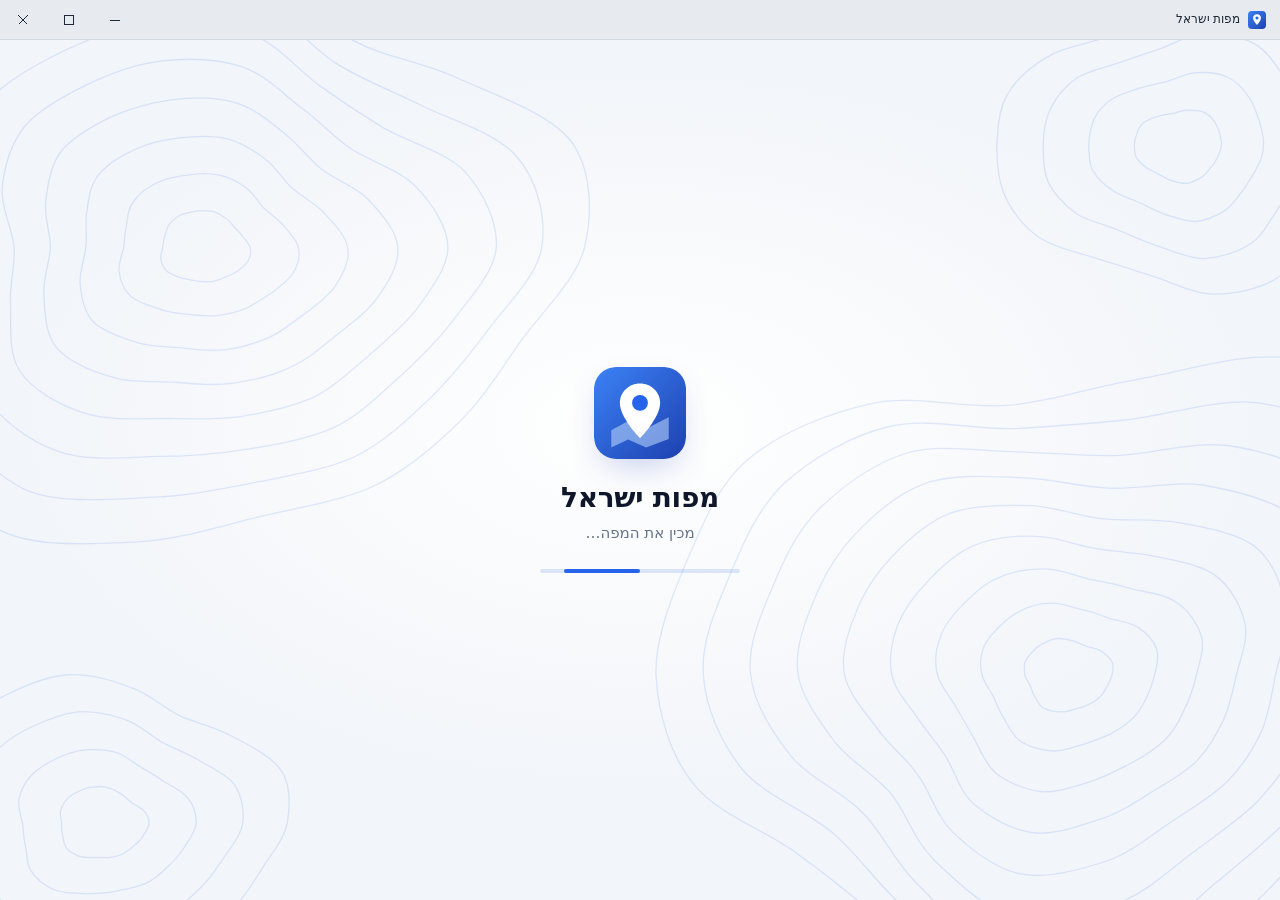
<file: src-tauri/ui/index.html>
<!doctype html>
<html lang="he" dir="rtl">
<head>
  <meta charset="utf-8">
  <meta name="viewport" content="width=device-width, initial-scale=1">
  <title>מפות ישראל</title>
  <!-- Loading / error screen of the desktop app. Self-contained: no external resources. The window has no
       native frame, so this page draws the same RTL title bar as web/desktop.html (drag area, window buttons
       on the left); its only IPC is those window commands (capabilities/window-controls-local.json). -->
  <style>
    :root {
      color-scheme: light dark; --bg: #f8fafc; --fg: #0f172a; --muted: #475569; --accent: #2563eb; --err: #b91c1c; --card: #ffffff;
      --tb-bg: #E7EBF0; --tb-fg: #1F2937; --tb-muted: #6B7280; --btn-hover: rgba(0,0,0,.065); --btn-press: rgba(0,0,0,.1); --line: #D3D9E1;
    }
    @media (prefers-color-scheme: dark) {
      :root {
        --bg: #0b1220; --fg: #e2e8f0; --muted: #94a3b8; --accent: #60a5fa; --err: #fca5a5; --card: #111827;
        --tb-bg: #0B0F15; --tb-fg: #E5E7EB; --tb-muted: #A3ADBB; --btn-hover: rgba(255,255,255,.075); --btn-press: rgba(255,255,255,.045); --line: #1F2733;
      }
    }
    * { box-sizing: border-box; }
    html, body { height: 100%; margin: 0; }
    body {
      display: grid; place-items: center; background: var(--bg); color: var(--fg); padding-top: 40px;
      font: 16px/1.6 "Segoe UI Variable Text", "Segoe UI", "Noto Sans Hebrew", Arial, sans-serif;
    }
    .titlebar {
      position: fixed; inset: 0 0 auto 0; height: 40px; display: flex; align-items: stretch;
      background: var(--tb-bg); border-bottom: 1px solid var(--line); user-select: none; -webkit-user-select: none;
    }
    .tb-brand { display: flex; align-items: center; gap: 8px; padding-inline: 14px 10px; font-size: 12px; font-weight: 500; color: var(--tb-fg); }
    .tb-brand svg { width: 18px; height: 18px; }
    .tb-drag { flex: 1; }
    .winctl { display: flex; }
    .winctl button {
      width: 46px; height: 40px; padding: 0; border: 0; background: transparent; color: var(--tb-fg);
      display: grid; place-items: center; cursor: default; transition: background-color .1s;
    }
    .winctl svg { display: block; shape-rendering: crispEdges; }
    .winctl button:hover { background: var(--btn-hover); }
    .winctl button:active { background: var(--btn-press); }
    .winctl .close:hover, .winctl .close:focus-visible { background: #C42B1C; color: #fff; }
    .winctl .close:active { background: #B3271A; }
    .winctl button:focus-visible { outline: 2px solid var(--accent); outline-offset: -3px; }
    .winctl .close:focus-visible { outline-color: #fff; }
    html.blurred .tb-brand, html.blurred .winctl button:not(:hover) { color: var(--tb-muted); }
    /* loading screen: same look as web/map.html, so the switch to the map is seamless */
    .boot { --boot-bg: #F2F5F9; --boot-glow: #FFFFFF; --boot-line: rgba(37,99,235,.13); --boot-fg: #0F172A; --boot-muted: #64748B;
      --boot-track: rgba(37,99,235,.14); --boot-bar: #2563EB; --boot-shadow: rgba(30,64,175,.28);
      position: fixed; inset: 0; z-index: 2000; display: grid; place-items: center; overflow: hidden; pointer-events: none;
      background: radial-gradient(ellipse 70% 60% at 50% 45%, var(--boot-glow), var(--boot-bg) 70%);
      font-family: 'Heebo', 'Segoe UI Variable Display', 'Segoe UI', system-ui, sans-serif; transition: opacity .45s ease, visibility .45s; }
    :root[data-theme="dark"] .boot { --boot-bg: #0B1119; --boot-glow: #152234; --boot-line: rgba(96,165,250,.12); --boot-fg: #E2E8F0;
      --boot-muted: #94A3B8; --boot-track: rgba(96,165,250,.16); --boot-bar: #60A5FA; --boot-shadow: rgba(0,0,0,.5); }
    @media (prefers-color-scheme: dark) {
      :root[data-theme="auto"] .boot, :root:not([data-theme]) .boot { --boot-bg: #0B1119; --boot-glow: #152234; --boot-line: rgba(96,165,250,.12);
        --boot-fg: #E2E8F0; --boot-muted: #94A3B8; --boot-track: rgba(96,165,250,.16); --boot-bar: #60A5FA; --boot-shadow: rgba(0,0,0,.5); }
    }
    .boot-topo { position: absolute; inset: -4%; width: 108%; height: 108%; fill: none; stroke: var(--boot-line); stroke-width: 1.4;
      animation: boot-drift 24s ease-in-out infinite alternate; }
    .boot-card { position: relative; display: flex; flex-direction: column; align-items: center; text-align: center; transition: transform .45s ease; }
    .boot-logo { position: relative; width: 92px; height: 92px; margin-bottom: 22px; }
    .boot-logo svg { display: block; width: 100%; height: 100%; border-radius: 22px; box-shadow: 0 14px 34px -10px var(--boot-shadow); }
    .boot-logo .boot-pin { animation: boot-bob 2.2s ease-in-out infinite; transform-origin: 256px 396px; }
    .boot-logo::before { content: ''; position: absolute; inset: 0; border-radius: 26px; border: 2px solid var(--boot-bar);
      opacity: 0; animation: boot-ring 2.2s ease-out infinite; }
    .boot-title { margin: 0; font-size: 28px; font-weight: 700; line-height: 1.2; letter-spacing: -.01em; color: var(--boot-fg); }
    .boot-sub { margin: 6px 0 0; font-size: 15px; color: var(--boot-muted); }
    .boot-bar { position: relative; width: 200px; height: 4px; margin-top: 24px; border-radius: 4px; background: var(--boot-track); overflow: hidden; }
    .boot-bar::after { content: ''; position: absolute; inset-block: 0; width: 38%; border-radius: inherit; background: var(--boot-bar);
      animation: boot-slide 1.35s cubic-bezier(.65,0,.35,1) infinite; }
    .boot.done { opacity: 0; visibility: hidden; }
    .boot.done .boot-card { transform: scale(.96); }
    @keyframes boot-slide { from { right: -38%; } to { right: 100%; } }
    @keyframes boot-bob { 0%, 100% { transform: translateY(0); } 50% { transform: translateY(-14px); } }
    @keyframes boot-ring { 0% { opacity: .55; transform: scale(1); } 80%, 100% { opacity: 0; transform: scale(1.45); } }
    @keyframes boot-drift { from { transform: translate3d(0, 0, 0) scale(1); } to { transform: translate3d(-2%, 1.5%, 0) scale(1.04); } }
    @media (prefers-reduced-motion: reduce) {
      .boot-topo, .boot-logo .boot-pin, .boot-logo::before { animation: none; }
      .boot-bar::after { animation-duration: 3s; }
    }
    .boot { top: 40px; z-index: 1; }
    .sr-only { position: absolute; width: 1px; height: 1px; overflow: hidden; clip: rect(0 0 0 0); white-space: nowrap; }
    .error { display: none; width: min(520px, calc(100vw - 48px)); margin-top: 22px; padding: 16px 18px; border-radius: 14px; text-align: start;
      background: var(--card); color: var(--fg); box-shadow: 0 10px 30px -12px rgba(15,23,42,.35); border: 1px solid var(--line); }
    .error p { margin: 0 0 8px; color: var(--muted); }
    .error p:last-child { margin-bottom: 0; }
    .error strong { color: var(--err); }
    code { direction: ltr; unicode-bidi: embed; display: inline-block; word-break: break-all; font-size: 0.85rem; }
    body.failed .boot { pointer-events: auto; }
    body.failed .boot-bar, body.failed .boot-sub { display: none; }
    body.failed .boot-logo .boot-pin, body.failed .boot-logo::before { animation: none; }
    body.failed .error { display: block; }
  </style>
</head>
<body>
  <header class="titlebar" data-tauri-drag-region>
    <div class="tb-brand" data-tauri-drag-region>
      <svg viewBox="0 0 512 512" aria-hidden="true">
        <defs><linearGradient id="tg" x1="0" y1="0" x2="1" y2="1"><stop offset="0" stop-color="#3B82F6"/><stop offset="1" stop-color="#1E40AF"/></linearGradient></defs>
        <rect width="512" height="512" rx="112" fill="url(#tg)"/>
        <path d="M256 92c-62 0-112 48-112 108 0 82 112 196 112 196s112-114 112-196c0-60-50-108-112-108z" fill="#FFFFFF"/>
        <circle cx="256" cy="200" r="44" fill="#2563EB"/>
      </svg>
      <span data-tauri-drag-region>מפות ישראל</span>
    </div>
    <div class="tb-drag" data-tauri-drag-region></div>
    <div class="winctl" role="group" aria-label="פקדי החלון">
      <button type="button" data-cmd="minimize" aria-label="מזעור" title="מזעור">
        <svg aria-hidden="true" width="10" height="10" viewBox="0 0 10 10"><path d="M0 5.5h10" stroke="currentColor" stroke-width="1"/></svg>
      </button>
      <button type="button" data-cmd="toggle_maximize" aria-label="הגדלה" title="הגדלה">
        <svg aria-hidden="true" width="10" height="10" viewBox="0 0 10 10"><rect x=".5" y=".5" width="9" height="9" rx="1" fill="none" stroke="currentColor" stroke-width="1"/></svg>
      </button>
      <button type="button" class="close" data-cmd="close" aria-label="סגירה" title="סגירה">
        <svg aria-hidden="true" width="10" height="10" viewBox="0 0 10 10"><path d="M.5.5l9 9M9.5.5l-9 9" stroke="currentColor" stroke-width="1"/></svg>
      </button>
    </div>
  </header>
  <p id="loading" class="sr-only" role="status" aria-live="polite">טוען את המפה…</p>
  <div id="boot" class="boot" >
    <svg class="boot-topo" viewBox="0 0 1600 1000" preserveAspectRatio="xMidYMid slice" aria-hidden="true" focusable="false"><path d="M380 260C381 264 380 270 378 274C376 278 371 282 367 285C363 288 358 290 353 292C349 294 343 296 338 297C333 297 327 297 322 296C317 295 312 294 306 293C301 291 295 289 291 286C287 283 285 278 284 273C283 269 285 264 286 260C286 256 287 252 288 248C290 244 290 239 293 235C296 231 300 228 305 225C310 223 316 222 321 221C327 220 333 220 339 221C344 222 349 225 353 228C357 230 360 235 363 238C366 241 369 244 372 248C375 252 379 256 380 260ZM432 260C434 269 431 280 426 288C421 296 411 303 403 309C394 315 386 320 377 325C367 329 357 332 346 333C336 335 325 333 314 332C303 331 292 330 282 326C272 323 259 319 252 313C244 306 240 295 239 286C238 278 242 268 244 260C245 252 245 244 247 236C248 227 249 217 255 210C260 202 270 195 280 190C289 186 302 183 313 182C324 180 337 180 347 182C358 184 368 190 376 196C384 202 388 210 394 217C401 223 408 228 415 235C421 243 430 251 432 260ZM485 260C488 273 480 289 472 301C464 313 450 323 438 332C425 341 414 351 400 357C386 363 370 368 354 370C339 372 322 370 306 368C290 367 272 367 257 362C241 357 221 350 211 340C201 329 198 312 197 299C196 285 202 273 203 260C205 247 202 236 204 223C206 210 207 195 216 183C224 172 240 162 255 155C269 148 287 144 304 142C321 140 340 139 356 143C371 147 386 157 398 166C409 175 415 187 425 196C436 205 449 212 459 222C469 233 483 247 485 260ZM539 260C541 278 528 299 517 314C506 330 487 343 472 355C456 368 442 381 423 389C405 398 383 403 362 406C341 409 320 407 298 405C276 404 251 406 230 399C208 393 183 382 171 367C159 352 159 328 158 310C157 292 164 277 165 260C165 243 158 228 160 210C162 193 165 172 176 157C188 142 209 130 229 120C249 111 272 104 295 101C317 98 344 98 364 104C385 110 403 126 418 138C433 150 442 163 456 175C471 187 493 194 507 208C521 223 538 242 539 260ZM593 260C593 282 573 307 559 327C544 346 524 362 506 378C487 394 469 411 447 422C424 432 396 438 370 442C344 445 318 445 289 444C261 444 228 447 201 438C175 430 145 413 132 393C119 373 123 343 122 321C121 298 127 281 126 260C124 239 112 219 113 197C115 175 122 149 137 130C152 112 179 97 204 85C228 73 258 62 286 59C314 56 347 57 373 66C398 75 418 97 437 111C457 126 469 140 489 154C509 167 540 176 558 194C575 211 593 238 593 260ZM645 260C643 287 616 315 599 338C581 362 561 381 539 401C518 420 497 441 470 454C443 466 409 472 378 477C346 482 315 485 280 485C246 486 203 491 172 479C141 468 108 443 95 418C81 393 91 356 89 330C88 304 90 285 86 260C82 235 64 209 66 183C67 157 78 126 97 104C116 81 148 64 178 49C208 35 243 20 276 17C310 14 351 19 381 30C411 42 432 69 455 86C479 103 497 115 523 131C549 146 591 157 611 178C631 200 647 233 645 260ZM694 260C689 291 656 322 636 349C616 376 597 400 573 423C549 446 524 470 493 485C461 500 423 505 386 513C349 520 311 528 271 529C230 531 176 536 141 522C106 507 74 471 61 441C47 410 62 369 59 339C57 309 52 288 44 260C37 232 14 199 16 169C19 138 36 103 58 78C81 52 117 30 152 13C187 -4 228 -23 267 -26C306 -28 354 -18 388 -3C422 11 444 44 473 62C502 80 528 89 560 105C593 122 645 136 667 162C690 188 699 229 694 260ZM740 260C731 296 694 329 672 360C650 391 633 420 607 446C581 472 550 499 515 516C479 533 436 539 394 549C351 559 307 574 260 577C213 579 149 584 110 564C72 545 43 498 30 461C17 425 36 381 31 347C26 313 11 292 -0 260C-11 228 -37 189 -34 154C-31 119 -7 81 20 52C46 22 86 -4 125 -24C165 -43 213 -66 258 -67C303 -69 356 -51 395 -34C434 -17 456 18 491 37C526 56 563 59 602 77C641 95 702 115 725 145C748 175 749 224 740 260ZM1308 720C1307 724 1305 728 1303 732C1301 736 1299 740 1295 744C1292 747 1288 750 1283 752C1279 754 1274 756 1268 757C1263 759 1257 760 1251 760C1245 760 1239 758 1234 756C1230 753 1227 748 1225 744C1222 740 1222 736 1220 732C1218 728 1215 724 1214 720C1214 716 1213 711 1214 707C1216 703 1219 698 1223 695C1226 691 1230 688 1235 686C1240 683 1246 681 1251 681C1257 681 1263 683 1268 684C1273 686 1277 688 1282 690C1287 691 1293 692 1297 695C1301 698 1306 702 1308 706C1310 710 1309 716 1308 720ZM1354 720C1352 729 1349 737 1345 745C1341 753 1337 761 1330 767C1324 774 1315 779 1306 784C1297 788 1287 792 1277 795C1266 798 1253 803 1242 802C1231 801 1217 797 1209 791C1200 785 1196 774 1191 766C1186 758 1184 751 1180 743C1176 736 1170 728 1168 720C1166 712 1166 702 1169 693C1171 685 1178 677 1185 670C1192 663 1200 655 1210 651C1220 646 1232 643 1243 643C1254 643 1265 647 1275 650C1286 652 1294 655 1304 659C1314 662 1327 663 1336 669C1345 675 1353 684 1356 692C1359 701 1356 711 1354 720ZM1399 720C1396 733 1392 745 1386 757C1381 769 1375 781 1365 790C1355 800 1342 808 1329 815C1315 822 1301 830 1285 835C1269 840 1249 847 1232 846C1215 844 1196 836 1183 826C1171 816 1166 800 1159 788C1152 776 1147 766 1140 755C1134 744 1123 732 1120 720C1117 708 1118 693 1123 680C1127 667 1137 655 1148 644C1158 634 1170 622 1185 616C1199 609 1218 606 1235 606C1251 606 1267 613 1283 617C1298 620 1312 622 1327 627C1343 631 1364 633 1377 642C1390 650 1400 665 1404 678C1408 691 1402 707 1399 720ZM1442 720C1438 737 1435 753 1428 769C1420 784 1412 800 1399 813C1386 826 1368 836 1351 846C1334 857 1316 869 1294 876C1273 883 1245 893 1222 890C1200 887 1175 873 1159 859C1144 846 1139 824 1129 808C1119 793 1109 782 1099 767C1089 752 1074 737 1071 720C1067 703 1071 684 1077 667C1084 650 1096 633 1110 619C1123 605 1140 589 1159 581C1179 572 1205 570 1227 571C1249 571 1269 581 1290 584C1311 588 1330 588 1352 592C1374 597 1403 601 1419 613C1436 625 1447 647 1451 664C1455 682 1446 703 1442 720ZM1484 720C1480 742 1477 762 1469 781C1460 800 1448 819 1432 835C1416 851 1395 863 1374 877C1352 891 1331 910 1304 920C1277 929 1240 940 1213 935C1185 931 1156 908 1137 890C1118 872 1113 846 1099 828C1086 809 1069 797 1056 779C1043 761 1024 741 1020 720C1016 699 1023 675 1032 654C1040 632 1054 611 1071 593C1088 575 1110 555 1134 546C1159 537 1193 537 1220 538C1247 539 1271 549 1297 552C1323 555 1351 551 1378 556C1406 561 1444 567 1463 583C1483 599 1492 629 1496 651C1499 674 1489 698 1484 720ZM1526 720C1521 746 1520 770 1509 793C1499 815 1483 837 1464 857C1445 876 1422 891 1397 910C1372 928 1347 954 1314 966C1282 977 1236 988 1203 980C1170 972 1139 941 1116 919C1094 897 1087 869 1070 848C1052 827 1027 814 1010 793C994 771 974 745 970 720C966 695 976 666 987 640C997 615 1012 589 1033 567C1053 546 1080 523 1110 513C1141 503 1181 507 1213 508C1246 509 1272 518 1304 519C1337 521 1373 511 1407 516C1441 522 1486 533 1508 553C1530 574 1536 611 1539 639C1542 667 1531 694 1526 720ZM1567 720C1562 750 1562 778 1550 804C1538 831 1516 854 1495 878C1473 901 1449 920 1421 943C1393 966 1363 1001 1325 1014C1287 1027 1231 1034 1193 1023C1155 1011 1124 970 1098 945C1072 919 1062 891 1039 868C1017 845 982 832 962 807C942 782 922 750 919 720C915 690 929 657 942 627C954 597 969 565 993 541C1018 517 1052 492 1088 481C1123 471 1170 480 1207 480C1244 481 1274 485 1312 484C1350 483 1398 467 1438 474C1478 480 1529 498 1552 524C1576 549 1577 594 1580 627C1582 660 1572 690 1567 720ZM1609 720C1604 753 1603 786 1589 816C1575 846 1549 871 1525 898C1501 925 1479 951 1447 979C1415 1007 1380 1050 1336 1064C1292 1078 1227 1078 1185 1062C1142 1046 1111 997 1081 968C1051 940 1035 914 1007 890C978 866 934 850 910 822C887 793 870 755 868 720C865 685 882 648 896 614C910 580 926 542 954 515C983 488 1026 463 1067 453C1109 443 1159 456 1201 455C1244 453 1276 450 1320 446C1365 442 1425 420 1471 428C1517 436 1571 464 1595 495C1620 526 1616 578 1618 616C1620 653 1614 687 1609 720ZM1651 720C1647 757 1644 794 1628 827C1612 860 1581 886 1555 918C1530 950 1510 985 1475 1018C1440 1051 1397 1102 1347 1115C1297 1128 1224 1118 1177 1097C1130 1076 1100 1020 1065 990C1031 959 1006 939 971 914C937 888 882 870 857 837C831 805 819 759 817 720C816 681 833 639 849 600C866 562 882 517 915 489C949 460 1002 438 1049 428C1096 418 1149 434 1196 430C1243 426 1278 412 1330 403C1381 395 1454 370 1505 380C1556 391 1611 430 1636 468C1661 505 1652 563 1655 605C1658 647 1656 683 1651 720ZM1426 150C1425 154 1424 158 1422 162C1420 166 1418 170 1415 173C1412 177 1409 181 1405 184C1400 187 1395 190 1389 191C1384 191 1377 190 1372 188C1366 186 1362 183 1358 181C1353 178 1349 177 1345 174C1341 171 1336 167 1334 163C1332 159 1332 154 1332 150C1332 146 1333 141 1335 137C1336 133 1339 128 1343 125C1347 122 1353 120 1357 119C1362 117 1367 117 1372 116C1378 115 1383 112 1388 112C1394 112 1401 112 1406 114C1411 116 1415 120 1418 124C1421 128 1422 133 1424 137C1425 142 1426 146 1426 150ZM1471 150C1471 158 1468 167 1464 174C1460 182 1455 189 1450 197C1444 204 1439 214 1430 220C1422 225 1409 231 1398 232C1387 232 1374 227 1364 224C1353 220 1345 215 1336 211C1327 207 1316 204 1308 198C1300 193 1292 185 1287 177C1283 169 1283 159 1283 150C1283 141 1285 132 1288 123C1292 115 1299 106 1307 101C1315 95 1326 92 1336 89C1346 86 1355 84 1365 82C1375 79 1386 73 1397 72C1409 71 1423 72 1433 77C1443 81 1450 91 1456 99C1461 107 1464 116 1467 125C1469 133 1472 142 1471 150ZM1517 150C1516 162 1510 175 1505 186C1500 198 1493 209 1485 221C1477 232 1470 248 1457 256C1444 265 1424 271 1407 272C1390 272 1372 263 1356 258C1341 253 1329 247 1314 241C1300 235 1283 232 1270 224C1258 215 1246 203 1240 191C1234 178 1234 163 1234 150C1234 137 1236 122 1242 110C1248 98 1259 85 1271 77C1284 69 1302 66 1316 61C1330 56 1342 52 1357 47C1372 42 1389 31 1406 30C1423 29 1445 32 1460 40C1474 47 1484 62 1492 75C1501 87 1506 100 1510 112C1514 125 1517 138 1517 150ZM1562 150C1560 166 1552 182 1545 198C1539 214 1533 230 1523 246C1513 262 1502 283 1484 294C1466 305 1438 311 1415 310C1393 309 1370 296 1349 290C1329 283 1312 278 1292 272C1272 265 1248 261 1231 250C1214 239 1200 221 1193 205C1185 188 1184 168 1184 150C1185 132 1186 112 1195 96C1204 80 1221 65 1238 55C1255 44 1278 42 1297 35C1315 27 1329 19 1349 11C1369 3 1393 -12 1416 -14C1439 -15 1468 -8 1486 3C1505 13 1517 35 1528 51C1539 67 1547 83 1553 100C1558 116 1563 134 1562 150ZM271 880C271 884 268 889 265 893C263 897 259 901 255 904C252 907 248 910 243 913C239 915 233 916 228 917C223 917 217 917 212 917C206 917 200 917 195 915C190 913 184 910 182 906C179 902 179 897 178 892C177 888 177 884 177 880C177 876 175 871 176 867C177 863 179 858 182 855C185 851 190 848 195 846C200 843 206 841 211 841C217 840 223 840 228 842C234 843 238 847 242 849C246 852 249 855 253 858C257 861 263 863 266 867C269 870 271 876 271 880ZM322 880C321 889 314 898 309 906C304 914 298 921 291 927C284 934 276 941 267 945C258 949 247 951 236 953C226 955 215 956 203 956C192 955 178 956 168 951C158 947 149 939 144 931C139 923 140 912 138 904C136 895 136 888 135 880C133 872 130 863 131 854C133 846 137 836 144 829C150 822 160 816 170 811C180 806 191 802 203 801C214 800 227 801 237 804C247 808 255 815 263 820C272 825 279 829 287 835C296 840 307 845 313 853C319 860 322 871 322 880ZM372 880C370 893 359 906 351 918C343 930 336 941 325 951C315 961 304 971 290 977C276 983 260 986 244 989C228 992 212 996 195 996C177 996 156 996 141 989C127 982 114 968 107 956C100 943 103 927 100 915C98 902 94 892 92 880C89 868 83 854 85 841C87 828 96 814 106 803C116 792 130 783 145 776C160 769 177 762 194 760C210 759 230 763 245 768C260 773 271 784 284 792C297 799 309 803 323 811C336 819 355 827 363 838C371 850 374 867 372 880ZM420 880C416 898 402 914 392 930C382 946 373 961 360 974C347 987 331 1000 313 1009C295 1017 273 1021 252 1026C231 1031 208 1038 185 1038C162 1038 132 1037 114 1027C95 1018 81 996 73 979C65 962 69 942 64 925C60 909 52 896 47 880C43 864 35 844 38 827C41 810 54 792 68 778C81 763 100 750 119 741C139 731 163 721 185 720C207 719 232 726 252 734C272 741 286 755 304 764C322 772 342 776 360 786C379 796 404 808 414 824C424 839 423 862 420 880Z"/></svg>
    <div class="boot-card">
      <div class="boot-logo"><svg viewBox="0 0 512 512" focusable="false"><defs><linearGradient id="boot-g" x1="0" y1="0" x2="1" y2="1"><stop offset="0" stop-color="#3B82F6"/><stop offset="1" stop-color="#1E40AF"/></linearGradient></defs><rect width="512" height="512" rx="112" fill="url(#boot-g)"/><path d="M96 352 L190 300 L290 344 L416 280 L416 400 L290 448 L190 404 L96 448 Z" fill="#BFDBFE" opacity=".55"/><g class="boot-pin"><path d="M256 92c-62 0-112 48-112 108 0 82 112 196 112 196s112-114 112-196c0-60-50-108-112-108z" fill="#FFFFFF"/><circle cx="256" cy="200" r="44" fill="#2563EB"/></g></svg></div>
      <p class="boot-title">מפות ישראל</p>
      <p class="boot-sub">מכין את המפה…</p>
      <div class="boot-bar"></div>
      <div class="error" role="alert">
        <p><strong>לא ניתן היה להפעיל את המפה.</strong></p>
        <p id="error-text"></p>
        <p>פרטים נוספים בקובץ היומן: <code id="log-path"></code></p>
      </div>
    </div>
  </div>
  <script>
    (function () {
      var ipc = window.__TAURI_INTERNALS__;
      document.querySelectorAll(".winctl [data-cmd]").forEach(function (b) {
        b.addEventListener("click", function () {
          if (ipc) ipc.invoke("plugin:window|" + b.dataset.cmd).catch(function () {});
          else if (b.dataset.cmd === "close") window.close();
        });
      });
      function focusState() { document.documentElement.classList.toggle("blurred", !document.hasFocus()); }
      window.addEventListener("focus", focusState);
      window.addEventListener("blur", focusState);
    })();
    (function () {
      var q = new URLSearchParams(location.search);
      var err = q.get("error");
      if (!err) return;
      document.getElementById("error-text").textContent = err;
      document.getElementById("log-path").textContent = q.get("log") || "";
      document.body.classList.add("failed");
    })();
  </script>
</body>
</html>
</file>
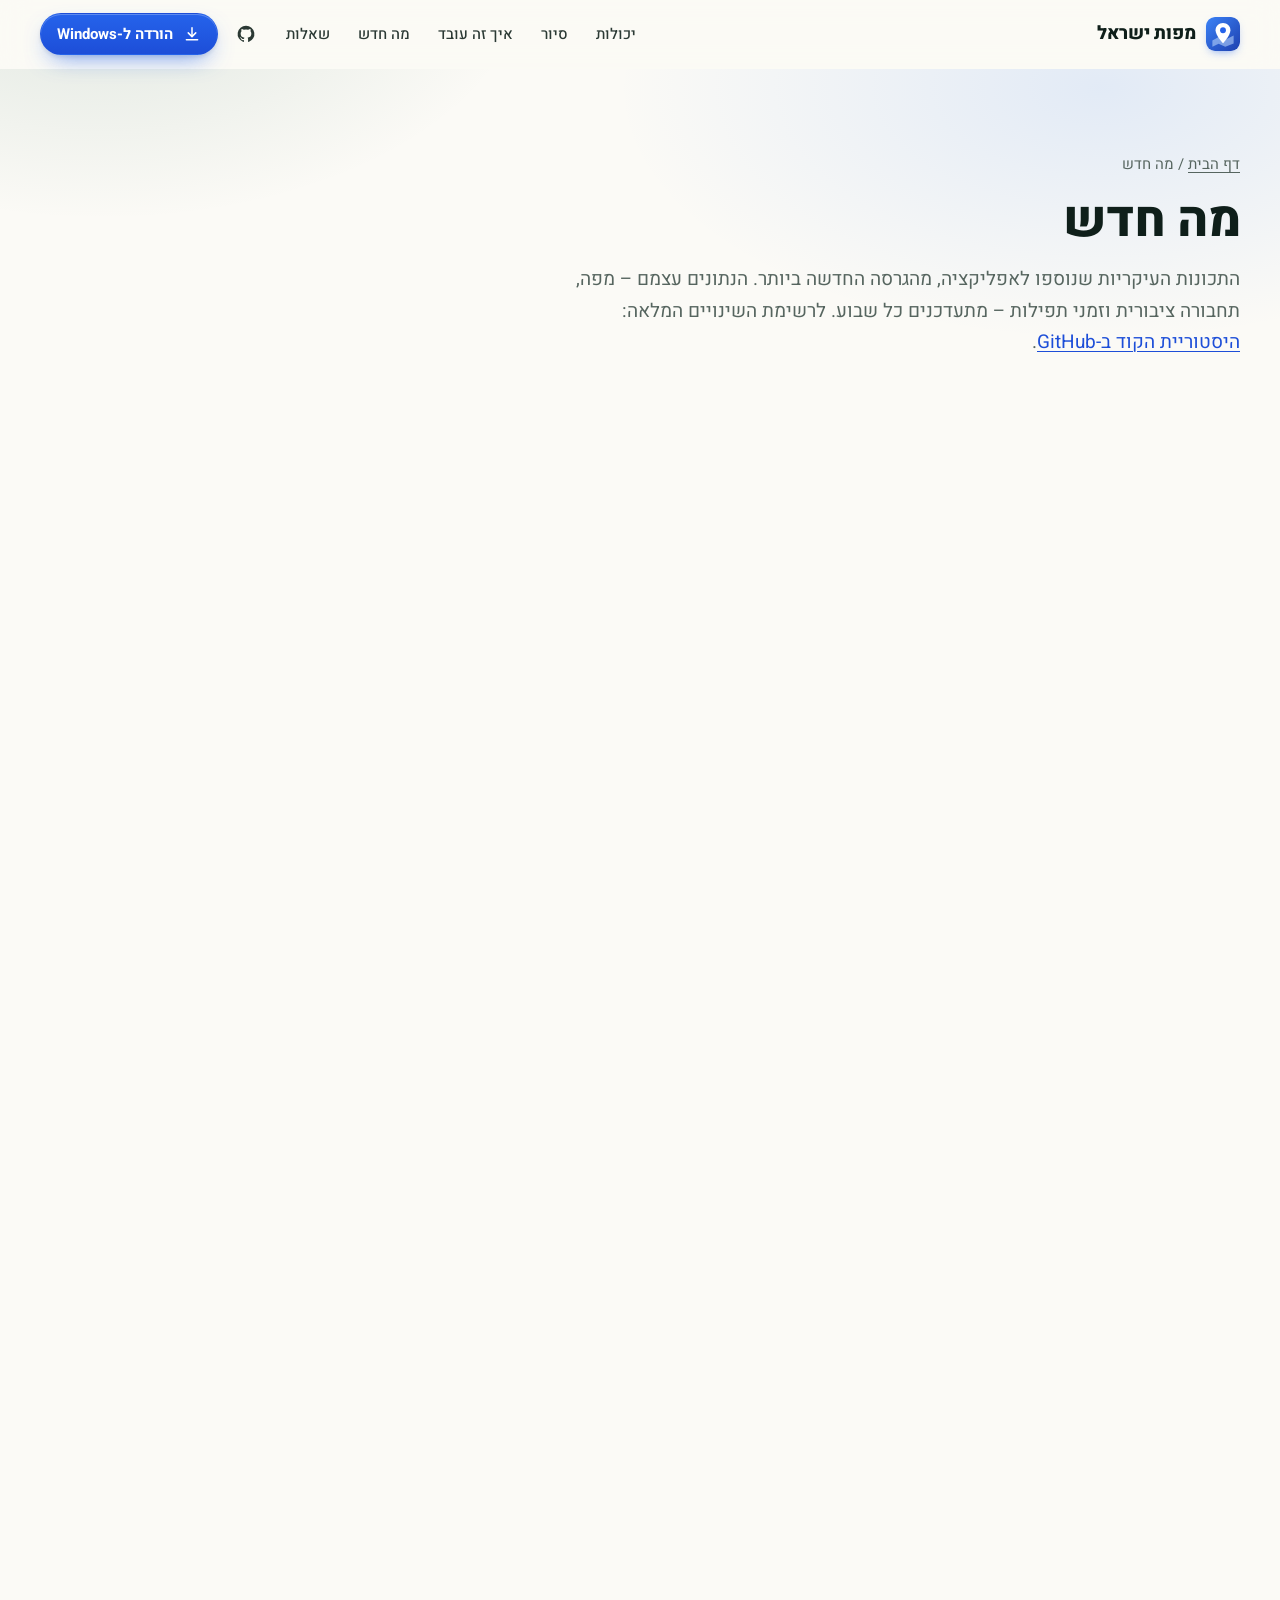
<file: site/changelog.html>
<!DOCTYPE html>
<html lang="he" dir="rtl">
<head>
  <meta charset="utf-8">
  <meta name="viewport" content="width=device-width, initial-scale=1">
  <title>מה חדש – מפות ישראל</title>
  <meta name="description" content="התכונות העיקריות שנוספו למפות ישראל: אפליקציית שולחן עבודה עם לשוניות, מדריכי מסלול, זמני תפילות, תחבורה ציבורית, תצלומי אוויר ועדכון שבועי.">
  <link rel="canonical" href="https://rishumit.github.io/hebrew-maps/changelog.html">
  <meta name="robots" content="index, follow, max-image-preview:large, max-snippet:-1, max-video-preview:-1">
  <meta name="theme-color" content="#fbfaf6" media="(prefers-color-scheme: light)">
  <meta name="theme-color" content="#0a1512" media="(prefers-color-scheme: dark)">
  <meta name="color-scheme" content="light dark">
  <meta property="og:type" content="website">
  <meta property="og:locale" content="he_IL">
  <meta property="og:site_name" content="מפות ישראל">
  <meta property="og:title" content="מה חדש – מפות ישראל">
  <meta property="og:description" content="התכונות העיקריות שנוספו למפות ישראל: אפליקציית שולחן עבודה עם לשוניות, מדריכי מסלול, זמני תפילות, תחבורה ציבורית, תצלומי אוויר ועדכון שבועי.">
  <meta property="og:url" content="https://rishumit.github.io/hebrew-maps/changelog.html">
  <meta property="og:image" content="https://rishumit.github.io/hebrew-maps/assets/img/og.jpg">
  <meta property="og:image:width" content="1200">
  <meta property="og:image:height" content="630">
  <meta name="twitter:card" content="summary_large_image">
  <meta name="twitter:title" content="מה חדש – מפות ישראל">
  <meta name="twitter:description" content="התכונות העיקריות שנוספו למפות ישראל: אפליקציית שולחן עבודה עם לשוניות, מדריכי מסלול, זמני תפילות, תחבורה ציבורית, תצלומי אוויר ועדכון שבועי.">
  <meta name="twitter:image" content="https://rishumit.github.io/hebrew-maps/assets/img/og.jpg">
  <link rel="icon" href="favicon.svg" type="image/svg+xml">
  <link rel="icon" href="favicon-32.png" type="image/png" sizes="32x32">
  <link rel="apple-touch-icon" href="apple-touch-icon.png">
  <link rel="preload" href="assets/fonts/heebo-hebrew.woff2" as="font" type="font/woff2" crossorigin>
  <link rel="stylesheet" href="assets/css/site.css">
  <script src="assets/js/site.js" defer></script>
  <script>if (location.hash) document.documentElement.classList.add('cv-off');</script>
  <script type="application/ld+json">
{
  "@context": "https://schema.org",
  "@type": "BreadcrumbList",
  "itemListElement": [
    {
      "@type": "ListItem",
      "position": 1,
      "name": "מפות ישראל",
      "item": "https://rishumit.github.io/hebrew-maps/"
    },
    {
      "@type": "ListItem",
      "position": 2,
      "name": "מה חדש",
      "item": "https://rishumit.github.io/hebrew-maps/changelog.html"
    }
  ]
}
  </script>
</head>
<body>
  <a class="skip-link" href="#main">דילוג לתוכן הראשי</a>

  <header class="site-header">
    <div class="wrap header-inner">
      <a class="brand" href="./" aria-label="מפות ישראל – דף הבית">
        <img src="favicon.svg" alt="" width="34" height="34">
        <span>מפות ישראל</span>
      </a>
      <nav class="nav" aria-label="ניווט ראשי">
        <ul class="nav-links" id="nav-links">
          <li><a href="./#features">יכולות</a></li>
          <li><a href="./#tour">סיור</a></li>
          <li><a href="./#how">איך זה עובד</a></li>
          <li><a href="changelog.html">מה חדש</a></li>
          <li><a href="./#faq">שאלות</a></li>
        </ul>
        <a class="nav-gh" href="https://github.com/rishumit/hebrew-maps" aria-label="קוד המקור ב-GitHub">
          <svg aria-hidden="true"><use href="assets/img/icons.svg#github"></use></svg>
        </a>
        <a class="btn btn-primary btn-sm" href="download.html">
          <svg aria-hidden="true"><use href="assets/img/icons.svg#download"></use></svg>
          <span>הורדה<span class="long"> ל-Windows</span></span>
        </a>
        <button class="menu-btn" type="button" aria-expanded="false" aria-controls="nav-links" aria-label="תפריט">
          <svg aria-hidden="true"><use href="assets/img/icons.svg#menu"></use></svg>
        </button>
      </nav>
    </div>
  </header>

    <main id="main">
    <section class="page-hero" aria-labelledby="page-title">
      <div class="wrap">
        <p class="crumbs"><a href="./">דף הבית</a> / מה חדש</p>
        <h1 id="page-title">מה חדש</h1>
        <p class="lead">התכונות העיקריות שנוספו לאפליקציה, מהגרסה החדשה ביותר. הנתונים עצמם – מפה, תחבורה ציבורית וזמני תפילות – מתעדכנים כל שבוע. לרשימת השינויים המלאה: <a href="https://github.com/rishumit/hebrew-maps/commits/main">היסטוריית הקוד ב-GitHub</a>.</p>
      </div>
    </section>
    <section class="section section-tight" aria-label="רשימת השינויים">
      <div class="wrap prose">
        <ol class="changelog">
          <!-- releases:start -->
          <li>
            <p class="when"><time datetime="2026-11-10">נובמבר 2026</time> · גרסה 1.2.5</p>
            <div>
              <h2>היסטוריה, מדידת מרחק ושיפורים</h2>
              <ul>
                <li>היסטוריה: לשוניות נפרדות לחיפושים אחרונים, יעדים שביקרתם ומסלולים שתכננתם, עם שמירה אוטומטית. קיצור מקלדת Ctrl+H.</li>
                <li>כלי מדידת מרחק: מדידה של מרחקים על המפה.</li>
                <li>כפתור סוג מפה עבר לטור נפרד ליד כפתורי ההגדלה.</li>
                <li>תיקוני אבטחה: מטמון אריחים, בדיקת DNS rebinding, ו-Esc סוגר דיאלוגים גם כשהמיקוד במקום אחר.</li>
                <li>תיקון: מצב יום/לילה מתעדכן נכון בכל הלשוניות.</li>
              </ul>
            </div>
          </li>
          <li>
            <p class="when"><time datetime="2026-11-06">נובמבר 2026</time> · גרסה 1.2.4</p>
            <div>
              <h2>פתיחה מהירה יותר ופקדי מפה חדשים</h2>
              <ul>
                <li>פתיחה מהירה יותר של האפליקציה: שרת המפות עולה מהר יותר, והמפה מוצגת מיד כשהוא מוכן.</li>
                <li>מסך טעינה חדש, ביום ובלילה, שנשאר עד שהמפה מצוירת – בלי הבזק של מסך לבן או מפה ריקה.</li>
                <li>כפתור "סוג מפה" חדש בצד המפה, עם תמונה של סוג המפה הנוכחי (רגילה, טבע וטיולים, טופוגרפית, לילה, תצלומי לוויין).</li>
                <li>כפתור "שכבות" מציג עכשיו רק את השכבות.</li>
                <li>כפתור יום/לילה: לחיצה אחת מחליפה בין מצב יום למצב לילה.</li>
              </ul>
            </div>
          </li>
          <li>
            <p class="when"><time datetime="2026-11-05">נובמבר 2026</time> · גרסה 1.2.3</p>
            <div>
              <h2>מצב כהן בניווט</h2>
              <ul>
                <li>מצב כהן: אפשר להימנע מאזורי קברים בתכנון מסלולי רכב, אופניים והליכה.</li>
              </ul>
            </div>
          </li>
          <li>
            <p class="when"><time datetime="2026-11-05">נובמבר 2026</time> · גרסה 1.2.2</p>
            <div>
              <h2>עירובין ומקומות בתנ״ך</h2>
              <ul>
                <li>עירובין ותחום שבת: בתפריט ← "עירובין ותחום שבת" – 38 ערים עם האחראים לכל אזור, טלפונים, מפות העירוב ומאמרי תחום שבת, באדיבות מוקד העירוב.</li>
                <li>בתי חולים בשבת: רב בית החולים, שירותי הדת, העירוב במתחם ותחום השבת, ממקורות רשמיים. וגם רשימת עירובין בחו"ל וחוברות.</li>
                <li>שכבת "קווי עירוב (בקירוב)": קווי העירוב המשורטטים לפי מפות המוקד; לחיצה על קו מציגה את האחראי ואת המפה המקורית. לפני שבת יש לוודא מול האחראי המקומי.</li>
                <li>מקומות בתנ״ך: בתפריט ← "מקומות בתנ״ך" – 336 ערים, הרים, נהרות, ארצות ותחנות מסעות מהתנ״ך ומדברי חז״ל, עם שיטות הזיהוי, הפסוקים ודברי חז״ל (מתוך "מדריך מקומות בתנ״ך" של  מפתחי אוצריא).</li>
                <li>שכבת "מקומות בתנ״ך" במפה: נקודה לכל שיטת זיהוי, בצבע לפי הסוג ובמילוי לפי רמת הוודאות.</li>
                <li>"מה יש כאן?" (לחיצה ימנית על המפה): האם הנקודה בתוך קו עירוב, מה ידוע על העירוב בעיר, ואילו מקומות מהתנ״ך נמצאים בסביבה.</li>
              </ul>
            </div>
          </li>
          <li>
            <p class="when"><time datetime="2026-11-04">נובמבר 2026</time> · גרסה 1.2.1</p>
            <div>
              <h2>תיקוני באגים</h2>
              <ul>
                <li>מגע צביטה לשינוי גודל המפה עבד רק באזור שמעל לחלונית המידע התחתונה; כעת אצבעות הצביטה עוברות דרך הרקע של החלונית ישירות למפה.</li>
                <li>הדפסת מפה מתפריט ימני (לחיצה ארוכה) הציגה "המפה עדיין נטענת" מיד לאחר הלחיצה; כעת ההדפסה ממתינה אוטומטית עד שהמפה מסיימת להתמקם.</li>
                <li>כאשר שכבת מפת העולם מופעלת, תצלומי הלוויין (אונליין ואופליין) לא הוצגו; שכבות ה-Natural Earth של מפת העולם לא נכללו ברשימת השכבות הנסתרות מתחת לתצלום.</li>
              </ul>
            </div>
          </li>
          <li>
            <p class="when"><time datetime="2026-11-03">נובמבר 2026</time> · גרסה 1.2.0</p>
            <div>
              <h2>מועדפים, אפשרויות מסלול ומפת העולם</h2>
              <ul>
                <li>מקומות מועדפים: כפתור ★ "שמירה" בכרטיס של כל מקום ובתחנות תחבורה ציבורית, עם שם משלכם ("הבית", "סבתא"). המועדפים מופיעים ראשונים בחיפוש ובתכנון מסלול.</li>
                <li>שמירת מסלולים וחיפושים: בתפריט ← "המועדפים והשמורים שלי", עם ייצוא וייבוא לקובץ. הכול נשמר רק במחשב, בלי חשבון.</li>
                <li>אפשרויות מסלול: הימנעות מכבישי אגרה, כבישים מהירים, דרכי עפר ארוכות, צמתים מאתגרים ושטחי A/B של הרשות הפלסטינית (בקירוב).</li>
                <li>תחבורה ציבורית: מקטעי ההליכה מסומנים לאורך הרחובות ולא בקו ישר, ולכל אפשרות נסיעה מוצג מחיר משוער לפי רב-קו.</li>
                <li>בחירת תיקיית נתונים: בתפריט ← "הגדרות ותיקיית נתונים" אפשר להעביר את נתוני המפה לכונן אחר, עם העתקת הנתונים הקיימים.</li>
                <li>מפת העולם: בהתרחקות מוצג כל הגלובוס בפירוט נמוך, עם שמות בעברית.</li>
                <li>שכבות: חלון השכבות מאפשר להציג ולהסתיר בנפרד נקודות עניין, שבילים, שמורות טבע, שמות, מבנים, קווי גובה והצללת תבליט.</li>
                <li>הורדת תצלומי אוויר לשימוש בלי אינטרנט עברה לחלונית העדכונים.</li>
                <li>בלחיצה ימנית על המפה: שמירה במועדפים, הדפסת המפה והדפסת המסלול.</li>
              </ul>
            </div>
          </li>
          <li>
            <p class="when"><time datetime="2026-11-03">נובמבר 2026</time> · גרסה 1.1.4</p>
            <div>
              <h2>לוח זמנים לקווי תחבורה ציבורית</h2>
              <ul>
                <li>בתצוגת הקו נוספה לשונית "לוח זמנים" לצד "תחנות", ובה כל שעות היציאה מתחנת המוצא לאורך היום שבוחרים.</li>
              </ul>
            </div>
          </li>
          <li>
            <p class="when"><time datetime="2026-10-29">אוקטובר 2026</time> · גרסה 1.1.3</p>
            <div>
              <h2>הדפסת מפות ומסלולים</h2>
              <ul>
                <li>אפשר להדפיס את אזור המפה הנוכחי או לשמור אותו כ־PDF, בסגנון בהיר שמתאים לנייר.</li>
                <li>הדפסת מסלולי רכב, הליכה ואופניים כוללת מפה והוראות פנייה.</li>
                <li>הדפסת מסלול בתחבורה ציבורית כוללת את המקטעים ואת תחנות העלייה והירידה, בלי רשימת תחנות ביניים.</li>
              </ul>
            </div>
          </li>
          <li>
            <p class="when">גרסה 1.1.2</p>
            <div>
              <h2>מפות ישראל v1.1.2</h2>
              <ul>
                <li>מתקין Windows כולל מפה ונקודות עניין, גרף ניווט, מפת בסיס, תחבורה ציבורית וזמני תפילות.</li>
                <li>עדכון תוכנה משתמש במתקין קטן שאינו מוריד מחדש את נתוני המפה.</li>
                <li>עדכונים למחשב ללא אינטרנט זמינים גם כקובץ נפרד לכל רכיב.</li>
                <li>בחלונית השכבות, תצלומי לוויין הם סוג מפה, והורדותיהם מופיעות רק כאשר סוג זה נבחר.</li>
              </ul>
            </div>
          </li>
          <li>
            <p class="when"><time datetime="2026-10-26">אוקטובר 2026</time> · גרסה 1.1.1</p>
            <div>
              <h2>שם חדש: מפות ישראל</h2>
              <ul>
                <li>התוכנה נקראת עכשיו "מפות ישראל": בחלון, בשורת הכותרת, במסך הטעינה, בתפריט התחל ובקיצור הדרך בשולחן העבודה.</li>
                <li>בהתקנה על גבי גרסה קודמת, קיצורי הדרך הישנים "מפות בעברית" נמחקים. התוכנה מותקנת באותה תיקייה, והנתונים, ההגדרות והלשוניות נשמרים.</li>
              </ul>
            </div>
          </li>
          <li>
            <p class="when"><time datetime="2026-10-26">אוקטובר 2026</time> · גרסה 1.1.0</p>
            <div>
              <h2>עדכון התוכנה מתוך התוכנה, ועדכונים חלקיים</h2>
              <ul>
                <li>עדכון התוכנה עצמה מדף "עדכונים": התקנה שקטה, והתוכנה נפתחת מחדש בגרסה החדשה. הנתונים שבמחשב נשמרים.</li>
                <li>עדכון חלקי של הנתונים: יורד רק מה שהשתנה – תמונות שנוספו, או תיקון קטן למאגר המקומות ולמפת הבסיס – במקום החבילה המלאה.</li>
                <li>לשוניות בעיצוב כרום: צורה מעוגלת, מפרידים, סמל לפי תוכן הלשונית, והתכווצות כשיש הרבה לשוניות.</li>
                <li>מקום שנבחר ותוצאות חיפוש מסומנים בצבע ובסמל של הקטגוריה שלהם.</li>
                <li>אתרי רשות הטבע והגנים מוצגים במפה עם הסמל הרשמי של הרשות.</li>
              </ul>
            </div>
          </li>
          <!-- releases:end -->
          <li>
            <p class="when">אוקטובר 2026 · גרסה 1.0</p>
            <div>
              <h2>עדכון גם במחשב בלי אינטרנט</h2>
              <ul>
                <li>קובץ עדכון שבועי אחד עם כל הנתונים: מורידים אותו מ<a href="download.html#offline">דף ההורדה</a>, מעבירים בדיסק-און-קי, ובתוכנה בוחרים "עדכונים" ← "עדכון מקובץ…".</li>
                <li>כל חבילה בקובץ נבדקת מול טביעת SHA-256, ומותקן רק מה שחדש יותר ממה שכבר במחשב.</li>
              </ul>
            </div>
          </li>
          <li>
            <p class="when">אוקטובר 2026</p>
            <div>
              <h2>אפליקציית שולחן עבודה עם לשוניות</h2>
              <ul>
                <li>המפה נפתחת בחלון משלה, עם שורת כותרת מימין לשמאל: הסמל והשם מימין, כפתורי החלון משמאל.</li>
                <li>לשוניות: כמה מפות במקביל, כותרת שמתעדכנת לפי החיפוש, המקום או המסלול, ושחזור הלשוניות בהפעלה הבאה.</li>
                <li>קיצורי מקלדת כמו בדפדפן: <span class="ltr"><kbd>Ctrl</kbd>+<kbd>T</kbd></span>, <span class="ltr"><kbd>Ctrl</kbd>+<kbd>W</kbd></span>, <span class="ltr"><kbd>Ctrl</kbd>+<kbd>Shift</kbd>+<kbd>T</kbd></span>.</li>
              </ul>
            </div>
          </li>
          <li>
            <p class="when">אוקטובר 2026</p>
            <div>
              <h2>תצלומי אוויר, גם בלי אינטרנט</h2>
              <ul>
                <li>שכבת אורתופוטו של מרכז מיפוי ישראל, עם הכבישים והשמות מעליה.</li>
                <li>שמירת האזור הנוכחי, או הורדה של כל הארץ ברמת פירוט לבחירה (מכ-80MB ועד כמה ג'יגה), לשימוש בלי רשת.</li>
                <li>תצלומי לוויין Sentinel-2 של EOX כחלופה, כשתצלומי האוויר חסומים או לא זמינים.</li>
              </ul>
            </div>
          </li>
          <li>
            <p class="when">אוקטובר 2026</p>
            <div>
              <h2>תחבורה ציבורית: כל הקווים בתחנה</h2>
              <ul>
                <li>בכרטיס התחנה: הקווים העוברים בה, היציאות הקרובות ולוח זמנים מלא.</li>
                <li>תצוגת קו עם כל התחנות שלו לפי הסדר, וזמן ההגעה המשוער לכל תחנה.</li>
                <li>סמלי המפעילים: חברות התחבורה הציבורית בכרטיסי התחנות והקווים, וסמל רשות הטבע והגנים על שמורות וגנים לאומיים במפה.</li>
              </ul>
            </div>
          </li>
          <li>
            <p class="when">אוקטובר 2026</p>
            <div>
              <h2>עדכון שבועי מתוך האפליקציה</h2>
              <ul>
                <li>דף "עדכונים": התאריך המותקן מול הזמין והגודל של כל חבילה, ו"עדכן הכול".</li>
                <li>הורדה שממשיכה אחרי ניתוק, ובדיקת <span class="nowrap">SHA-256</span> לכל קובץ. המפה עוברת לנתונים החדשים בלי הפסקה.</li>
              </ul>
            </div>
          </li>
          <li>
            <p class="when">אוקטובר 2026</p>
            <div>
              <h2>מדריכי מסלול וזמני תפילות</h2>
              <ul>
                <li>מדריך לכל שביל מסומן: שלבים, זמן הליכה לפי שיפוע, פרופיל גובה, מים ובטיחות, והדפסה.</li>
                <li>לוח המניינים בכרטיס של בית הכנסת, והמניינים הקרובים בסביבה (נדרים פלוס).</li>
              </ul>
            </div>
          </li>
          <li>
            <p class="when">אוקטובר 2026</p>
            <div>
              <h2>טופוגרפיה ותלת־ממד</h2>
              <ul>
                <li>קווי גובה, הצללת תבליט ונקודות גובה, ופרופיל גובה למסלולי הליכה ואופניים.</li>
                <li>תצוגה תלת־ממדית של הרים ועמקים מנתוני Copernicus DEM.</li>
              </ul>
            </div>
          </li>
          <li>
            <p class="when">אוקטובר 2026</p>
            <div>
              <h2>הגרסה הראשונה</h2>
              <ul>
                <li>מפת ישראל בעברית, חיפוש חכם, כרטיסי מידע, ניווט ברכב, ברגל ובאופניים, ותחבורה ציבורית – הכול על המחשב.</li>
                <li>תוכנת התקנה ל-Windows.</li>
              </ul>
            </div>
          </li>
        </ol>
      </div>
    </section>
  </main>

  <footer class="site-footer">
    <div class="wrap">
      <div class="footer-grid">
        <div class="footer-about">
          <a class="brand" href="./"><img src="favicon.svg" alt="" width="34" height="34"><span>מפות ישראל</span></a>
          <p>מפת ישראל בעברית למחשב, שעובדת גם בלי אינטרנט. קוד פתוח, נתונים פתוחים.</p>
        </div>
        <nav aria-labelledby="f-product">
          <h2 id="f-product">המוצר</h2>
          <ul>
            <li><a href="download.html">הורדה והתקנה</a></li>
            <li><a href="./#features">יכולות</a></li>
            <li><a href="changelog.html">מה חדש</a></li>
            <li><a href="./#faq">שאלות נפוצות</a></li>
          </ul>
        </nav>
        <nav aria-labelledby="f-project">
          <h2 id="f-project">הפרויקט</h2>
          <ul>
            <li><a href="https://github.com/rishumit/hebrew-maps">קוד המקור ב-GitHub</a></li>
            <li><a href="https://github.com/rishumit/hebrew-maps/releases">כל הגרסאות</a></li>
            <li><a href="https://github.com/rishumit/hebrew-maps/issues">דיווח על תקלה</a></li>
          </ul>
        </nav>
        <nav aria-labelledby="f-info">
          <h2 id="f-info">מידע</h2>
          <ul>
            <li><a href="privacy.html">פרטיות</a></li>
            <li><a href="download.html#netfree">רשת מסוננת</a></li>
            <li><a href="./#how">מקורות הנתונים</a></li>
          </ul>
        </nav>
      </div>
      <div class="attrib">
        <p>נתוני המפה © <a href="https://www.openstreetmap.org/copyright">תורמי OpenStreetMap</a>, ברישיון ODbL. תחבורה ציבורית: משרד התחבורה והבטיחות בדרכים (GTFS). גבהים: <bdi>Copernicus DEM GLO-30 © DLR e.V. 2010–2014</bdi> ו-<bdi>© Airbus Defence and Space GmbH 2014–2018</bdi>, באדיבות תוכנית Copernicus של האיחוד האירופי ו-ESA.</p>
        <p>תצלומי אוויר © מרכז מיפוי ישראל (govmap), לשימוש אישי. תצלומי לוויין: <bdi>Sentinel-2 cloudless © EOX IT Services GmbH (Contains modified Copernicus Sentinel data)</bdi>, <bdi>CC BY-NC-SA 4.0</bdi>. זמני תפילות: נדרים פלוס – פרוייקט זמני תפילות הארצי. data.gov.il: רישיון ממשלתי פתוח · Wikidata: ‏CC0 · ויקיפדיה ו-Wikimedia Commons: ‏CC BY-SA. גופן Heebo ברישיון <a href="assets/fonts/OFL.txt">SIL OFL 1.1</a>.</p>
        <p>"Windows" הוא סימן מסחרי של Microsoft. האתר אינו אוסף נתונים ואינו משתמש בעוגיות.</p>
      </div>
    </div>
  </footer>
</body>
</html>
</file>
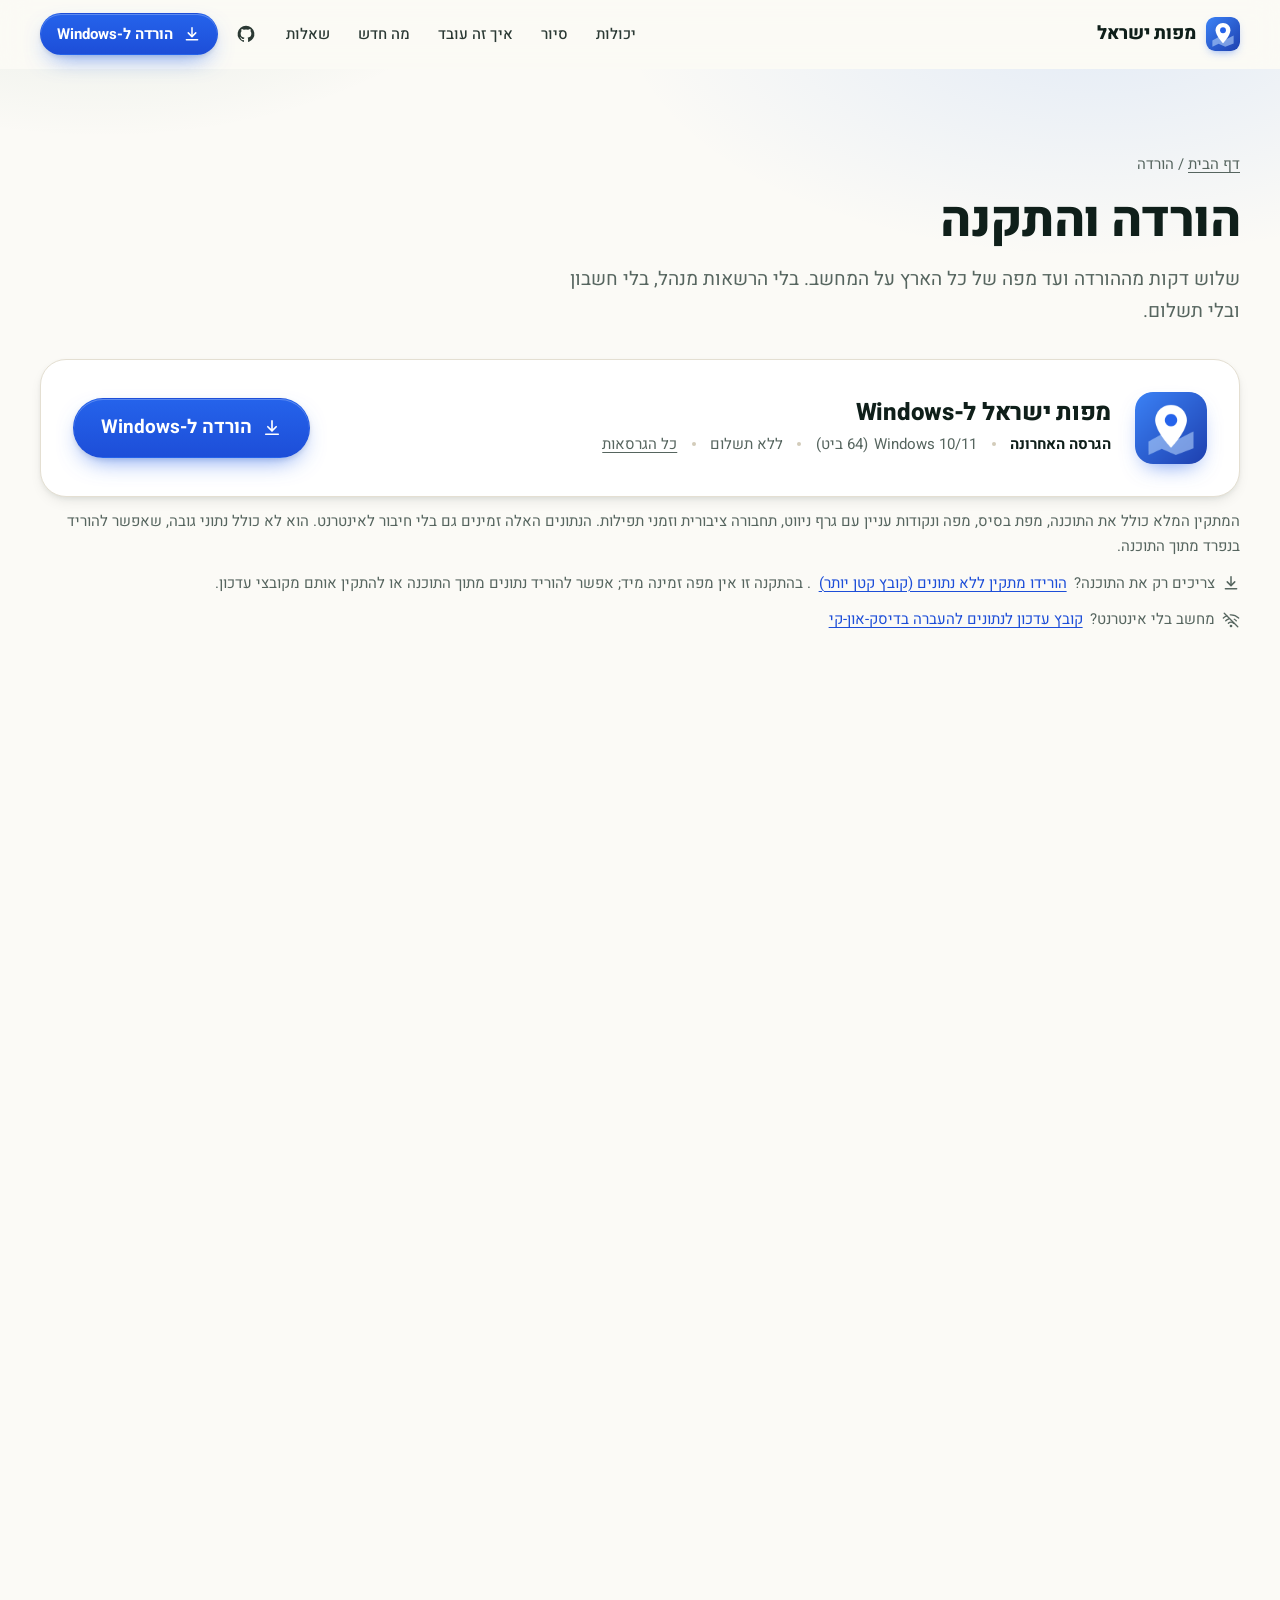
<file: site/download.html>
<!DOCTYPE html>
<html lang="he" dir="rtl">
<head>
  <meta charset="utf-8">
  <meta name="viewport" content="width=device-width, initial-scale=1">
  <title>הורדת מפות ישראל למחשב – מפות אופליין ל-Windows, בחינם</title>
  <meta name="description" content="הורדת מפות ישראל – מפות אופליין בעברית למחשב Windows 10/11, בחינם: דרישות מערכת, התקנה צעד אחר צעד, עדכון במחשב בלי אינטרנט והכתובות לפתוח בנטפרי.">
  <link rel="canonical" href="https://rishumit.github.io/hebrew-maps/download.html">
  <meta name="robots" content="index, follow, max-image-preview:large, max-snippet:-1, max-video-preview:-1">
  <meta name="theme-color" content="#fbfaf6" media="(prefers-color-scheme: light)">
  <meta name="theme-color" content="#0a1512" media="(prefers-color-scheme: dark)">
  <meta name="color-scheme" content="light dark">
  <meta property="og:type" content="website">
  <meta property="og:locale" content="he_IL">
  <meta property="og:site_name" content="מפות ישראל">
  <meta property="og:title" content="הורדת מפות ישראל למחשב – מפות אופליין ל-Windows, בחינם">
  <meta property="og:description" content="דרישות מערכת, התקנה צעד אחר צעד והכתובות לפתוח ברשת מסוננת.">
  <meta property="og:url" content="https://rishumit.github.io/hebrew-maps/download.html">
  <meta property="og:image" content="https://rishumit.github.io/hebrew-maps/assets/img/og.jpg">
  <meta property="og:image:width" content="1200">
  <meta property="og:image:height" content="630">
  <meta property="og:image:alt" content="חלון האפליקציה מפות ישראל">
  <meta name="twitter:card" content="summary_large_image">
  <meta name="twitter:title" content="הורדת מפות ישראל למחשב – מפות אופליין ל-Windows, בחינם">
  <meta name="twitter:description" content="הורדת מפות ישראל – מפות אופליין בעברית למחשב Windows 10/11, בחינם: דרישות מערכת, התקנה צעד אחר צעד, עדכון במחשב בלי אינטרנט והכתובות לפתוח בנטפרי.">
  <meta name="twitter:image" content="https://rishumit.github.io/hebrew-maps/assets/img/og.jpg">
  <link rel="icon" href="favicon.svg" type="image/svg+xml">
  <link rel="icon" href="favicon-32.png" type="image/png" sizes="32x32">
  <link rel="apple-touch-icon" href="apple-touch-icon.png">
  <link rel="manifest" href="site.webmanifest">
  <link rel="preload" href="assets/fonts/heebo-hebrew.woff2" as="font" type="font/woff2" crossorigin>
  <link rel="stylesheet" href="assets/css/site.css">
  <script src="assets/js/site.js" defer></script>
  <script>if (location.hash) document.documentElement.classList.add('cv-off');</script>
  <script type="application/ld+json">
  {
    "@context": "https://schema.org",
    "@type": "HowTo",
    "name": "התקנת מפות ישראל ב-Windows",
    "inLanguage": "he",
    "step": [
      { "@type": "HowToStep", "name": "מורידים את קובץ ההתקנה", "text": "לוחצים על 'הורדה ל-Windows' ושומרים את HebrewMaps-Setup.exe." },
      { "@type": "HowToStep", "name": "מריצים את ההתקנה", "text": "פותחים את הקובץ. אם מופיע 'Windows הגן על המחשב', לוחצים 'מידע נוסף' ואז 'הפעל בכל זאת'." },
      { "@type": "HowToStep", "name": "מורידים את נתוני ישראל", "text": "באפליקציה: תפריט, עדכונים, עדכן הכול." }
    ]
  }
  </script>
  <script type="application/ld+json">
{
  "@context": "https://schema.org",
  "@type": "BreadcrumbList",
  "itemListElement": [
    {
      "@type": "ListItem",
      "position": 1,
      "name": "מפות ישראל",
      "item": "https://rishumit.github.io/hebrew-maps/"
    },
    {
      "@type": "ListItem",
      "position": 2,
      "name": "הורדה",
      "item": "https://rishumit.github.io/hebrew-maps/download.html"
    }
  ]
}
  </script>
</head>
<body>
  <a class="skip-link" href="#main">דילוג לתוכן הראשי</a>

  <header class="site-header">
    <div class="wrap header-inner">
      <a class="brand" href="./" aria-label="מפות ישראל – דף הבית">
        <img src="favicon.svg" alt="" width="34" height="34">
        <span>מפות ישראל</span>
      </a>
      <nav class="nav" aria-label="ניווט ראשי">
        <ul class="nav-links" id="nav-links">
          <li><a href="./#features">יכולות</a></li>
          <li><a href="./#tour">סיור</a></li>
          <li><a href="./#how">איך זה עובד</a></li>
          <li><a href="changelog.html">מה חדש</a></li>
          <li><a href="./#faq">שאלות</a></li>
        </ul>
        <a class="nav-gh" href="https://github.com/rishumit/hebrew-maps" aria-label="קוד המקור ב-GitHub">
          <svg aria-hidden="true"><use href="assets/img/icons.svg#github"></use></svg>
        </a>
        <a class="btn btn-primary btn-sm" href="download.html" aria-current="page">
          <svg aria-hidden="true"><use href="assets/img/icons.svg#download"></use></svg>
          <span>הורדה<span class="long"> ל-Windows</span></span>
        </a>
        <button class="menu-btn" type="button" aria-expanded="false" aria-controls="nav-links" aria-label="תפריט">
          <svg aria-hidden="true"><use href="assets/img/icons.svg#menu"></use></svg>
        </button>
      </nav>
    </div>
  </header>

  <main id="main">
    <section class="page-hero" aria-labelledby="page-title">
      <div class="wrap">
        <p class="crumbs"><a href="./">דף הבית</a> / הורדה</p>
        <h1 id="page-title">הורדה והתקנה</h1>
        <p class="lead">שלוש דקות מההורדה ועד מפה של כל הארץ על המחשב. בלי הרשאות מנהל, בלי חשבון ובלי תשלום.</p>

        <div class="dl-card">
          <img class="app-icon" src="assets/img/icon-192.png" alt="" width="72" height="72">
          <div>
            <h2>מפות ישראל ל-Windows</h2>
            <p class="dl-meta" data-dl-meta>
              <span data-dl-version>הגרסה האחרונה</span>
              <span data-dl-size><bdi>Windows 10/11</bdi> ‏(64 ביט)</span>
              <span data-dl-date>ללא תשלום</span>
              <span><a href="https://github.com/rishumit/hebrew-maps/releases">כל הגרסאות</a></span>
            </p>
          </div>
          <a class="btn btn-primary btn-lg" href="https://github.com/rishumit/hebrew-maps/releases/latest/download/HebrewMaps-Setup.exe" data-dl-link data-release-asset="full">
            <svg aria-hidden="true"><use href="assets/img/icons.svg#download"></use></svg>
            הורדה ל-Windows
          </a>
        </div>
        <p class="dl-description">המתקין המלא כולל את התוכנה, מפת בסיס, מפה ונקודות עניין עם גרף ניווט, תחבורה ציבורית וזמני תפילות. הנתונים האלה זמינים גם בלי חיבור לאינטרנט. הוא לא כולל נתוני גובה, שאפשר להוריד בנפרד מתוך התוכנה.</p>
        <p class="dl-alt"><svg aria-hidden="true"><use href="assets/img/icons.svg#download"></use></svg>
          צריכים רק את התוכנה? <a href="https://github.com/rishumit/hebrew-maps/releases/latest/download/HebrewMaps-Setup-Program.exe" data-release-asset="program">הורידו מתקין ללא נתונים (קובץ קטן יותר)</a>. בהתקנה זו אין מפה זמינה מיד; אפשר להוריד נתונים מתוך התוכנה או להתקין אותם מקובצי עדכון.</p>
        <p class="dl-missing" role="status" data-installer-missing hidden>קובצי התקנה אינם זמינים כרגע. אפשר לבדוק את <a href="https://github.com/rishumit/hebrew-maps/releases">רשימת הגרסאות והקבצים</a>.</p>
        <p class="dl-alt"><svg aria-hidden="true"><use href="assets/img/icons.svg#offline"></use></svg>
          מחשב בלי אינטרנט? <a href="#offline">קובץ עדכון לנתונים להעברה בדיסק-און-קי</a></p>
      </div>
    </section>

    <section class="section section-tight" aria-label="הוראות התקנה">
      <div class="wrap two-col">
        <div class="prose">
          <h2 id="install">התקנה, צעד אחר צעד</h2>
          <ol class="install">
            <li>
              <h3>מורידים את קובץ ההתקנה</h3>
              <p>לוחצים על "הורדה ל-Windows". הקובץ <code>HebrewMaps-Setup.exe</code> נשמר בתיקיית ההורדות.</p>
            </li>
            <li>
              <h3>מריצים את ההתקנה</h3>
              <p>פותחים את הקובץ ולוחצים "הבא" עד הסוף. ההתקנה היא למשתמש שלכם בלבד, ולכן לא נדרשות הרשאות מנהל. אם Windows מציג אזהרה – <a href="#smartscreen">כך ממשיכים</a>.</p>
            </li>
            <li>
              <h3>מורידים את נתוני ישראל</h3>
              <p>פותחים את "מפות ישראל" משולחן העבודה, ובתפריט (☰) בוחרים <b>"עדכונים"</b> ← <b>"עדכן הכול"</b>. ההורדה רצה ברקע עם סרגל התקדמות, ואפשר להמשיך להשתמש במפה בינתיים.</p>
            </li>
            <li>
              <h3>זהו. מכאן זה עובד גם בלי אינטרנט</h3>
              <p>המפה, החיפוש, הניווט, התחבורה הציבורית והשבילים עובדים מהמחשב. כדאי להפעיל בדף העדכונים "בדיקה אוטומטית פעם בשבוע".</p>
            </li>
          </ol>

          <h2 id="smartscreen">הופיע <bdi dir="rtl">"Windows הגן על המחשב"</bdi>?</h2>
          <p>קובץ ההתקנה עדיין לא חתום בתעודת מפתח מסחרית, ולכן Microsoft Defender SmartScreen מציג אזהרה בפעם הראשונה. ההתקנה בטוחה להמשך: הקובץ נבנה אוטומטית ב-GitHub Actions מקוד המקור הפתוח של הפרויקט.</p>
          <div class="smartscreen" role="img" aria-label="איור: בחלון 'Windows הגן על המחשב' לוחצים על 'מידע נוסף', ואז על הכפתור 'הפעל בכל זאת'.">
            <div>
              <div class="ss" aria-hidden="true">
                <div class="ss-body">
                  <span class="ss-title">Windows הגן על המחשב</span>
                  <span>Microsoft Defender SmartScreen מנע את ההפעלה של יישום לא מזוהה…</span>
                  <span class="ss-link hl">מידע נוסף</span>
                  <div class="ss-bar"><span class="ss-btn">אל תפעיל</span></div>
                </div>
              </div>
              <p class="ss-cap">1. לוחצים על הקישור "מידע נוסף".</p>
            </div>
            <div>
              <div class="ss" aria-hidden="true">
                <div class="ss-body">
                  <span class="ss-title">Windows הגן על המחשב</span>
                  <span>יישום: HebrewMaps-Setup.exe<br>מפרסם: מפרסם לא ידוע</span>
                  <div class="ss-bar"><span class="ss-btn hl">הפעל בכל זאת</span><span class="ss-btn">אל תפעיל</span></div>
                </div>
              </div>
              <p class="ss-cap">2. לוחצים על "הפעל בכל זאת".</p>
            </div>
          </div>
          <div class="note">
            <svg aria-hidden="true"><use href="assets/img/icons.svg#shield"></use></svg>
            <p>רוצים לוודא? כל גרסה מפורסמת בדף <a href="https://github.com/rishumit/hebrew-maps/releases">הגרסאות ב-GitHub</a> יחד עם מזהה ה-commit שממנו נבנתה.</p>
          </div>

          <h2 id="requirements">דרישות מערכת</h2>
          <table class="req">
            <caption class="sr-only">דרישות מערכת</caption>
            <tbody>
              <tr><th scope="row">מערכת הפעלה</th><td>Windows 10 או Windows 11, ‏64 ביט</td></tr>
              <tr><th scope="row">זיכרון</th><td>4GB לפחות (8GB מומלץ)</td></tr>
              <tr><th scope="row">מקום פנוי</th><td>כ-2GB למפה, לחיפוש, לניווט, לטופוגרפיה ולתחבורה הציבורית. תצלומי אוויר של כל הארץ – לפי הרמה שתבחרו, מ-80MB ועד כמה ג'יגה.</td></tr>
              <tr><th scope="row">חלון האפליקציה</th><td>Microsoft Edge WebView2 – מותקן מראש ב-Windows 11 וב-Windows 10 מעודכן. בלעדיו המפה נפתחת בדפדפן.</td></tr>
              <tr><th scope="row">אינטרנט</th><td>רק להורדה ולעדכונים. השימוש עצמו לא דורש חיבור.</td></tr>
              <tr><th scope="row">הרשאות</th><td>לא נדרשות הרשאות מנהל. ההתקנה היא לתיקיית המשתמש.</td></tr>
            </tbody>
          </table>

          <h2 id="netfree">רשת מסוננת (נטפרי ודומיה)</h2>
          <p>ההורדה והעדכונים מגיעים מ-GitHub. אם ההורדה נעצרת או מגיע דף חסימה, בקשו מהסינון לפתוח:</p>
          <ul>
            <li><code>github.com</code> – דף ההורדה והגרסאות</li>
            <li><code>release-assets.githubusercontent.com</code> – הקבצים עצמם</li>
            <li><code>objects.githubusercontent.com</code> – הקבצים עצמם (כתובת חלופית)</li>
            <li><code>cdn.govmap.gov.il</code> – תצלומי האוויר (לא חובה)</li>
            <li><code>tiles.maps.eox.at</code> – תצלומי לוויין, חלופה לתצלומי האוויר (לא חובה)</li>
          </ul>
          <p>תעודת האבטחה של הסינון מתקבלת אוטומטית, וכל קובץ נתונים נבדק מול טביעת <span class="nowrap">SHA-256</span> לפני שהוא מותקן.</p>

          <h2 id="updates">עדכונים</h2>
          <p><b>הנתונים</b> – חבילות חדשות נבנות כל שבוע: מפה ונקודות עניין, מפת בסיס, תחבורה ציבורית וזמני תפילות (נתוני הגובה – פעם בחודש). מעדכנים מתוך האפליקציה: תפריט ← "עדכונים" ← "עדכן הכול", או מפעילים שם בדיקה אוטומטית שבועית. המפה ממשיכה לעבוד בזמן ההורדה.</p>
          <p><b>האפליקציה עצמה</b> – מורידים את קובץ ההתקנה העדכני מהדף הזה ומריצים אותו מעל הגרסה הקיימת. ההגדרות והנתונים שכבר הורדו נשמרים. מה השתנה? <a href="changelog.html">מה חדש</a>.</p>

          <h2 id="offline">עדכון במחשב בלי אינטרנט</h2>
          <p>במחשב שאינו מחובר לאינטרנט אפשר להעביר עדכונים בדיסק-און-קי. קובץ עדכון הכול כולל את כל חבילות הנתונים; אפשר להוריד גם רכיב אחד בלבד ולהתקין בתפריט "עדכונים". כל קובץ מכיל רק את הרכיבים שמופיעים בשמו.</p>
          <div class="dl dl-offline" data-off>
            <a class="btn btn-primary" href="https://github.com/rishumit/hebrew-maps/releases/download/data-latest/HebrewMaps-Update.zip" data-off-link>
              <svg aria-hidden="true"><use href="assets/img/icons.svg#download"></use></svg>
              הורדת קובץ העדכון
            </a>
            <p class="dl-meta" data-off-meta>
              <span data-off-date>הנתונים העדכניים</span>
              <span data-off-size>קובץ <bdi>ZIP</bdi> אחד</span>
              <span><a href="https://github.com/rishumit/hebrew-maps/releases?q=data-&amp;expanded=true">גרסאות קודמות</a></span>
            </p>
            <ul class="dl-parts" data-off-parts hidden></ul>
            <p data-off-specific-label>אפשר להוריד גם רכיב אחד בלבד:</p>
            <ul class="dl-parts" data-off-components>
              <li><a class="btn btn-sm" href="https://github.com/rishumit/hebrew-maps/releases/download/data-latest/HebrewMaps-Update-maps.zip">מפה ונקודות עניין</a></li>
              <li><a class="btn btn-sm" href="https://github.com/rishumit/hebrew-maps/releases/download/data-latest/HebrewMaps-Update-basemap.zip">מפת בסיס</a></li>
              <li><a class="btn btn-sm" href="https://github.com/rishumit/hebrew-maps/releases/download/data-latest/HebrewMaps-Update-transit.zip">תחבורה ציבורית</a></li>
              <li><a class="btn btn-sm" href="https://github.com/rishumit/hebrew-maps/releases/download/data-latest/HebrewMaps-Update-zmanim.zip">זמני תפילות</a></li>
              <li><a class="btn btn-sm" href="https://github.com/rishumit/hebrew-maps/releases/download/data-latest/HebrewMaps-Update-terrain.zip">טופוגרפיה</a></li>
            </ul>
            <p class="dl-missing" role="status" data-off-missing hidden>חבילת העדכון המלאה אינה זמינה כרגע. אם גם חבילות הרכיבים לא מופיעות, אפשר לבדוק את <a href="https://github.com/rishumit/hebrew-maps/releases">הגרסאות שפורסמו</a> ולנסות שוב מאוחר יותר.</p>
          </div>
          <ol class="install">
            <li>
              <h3>מורידים במחשב עם אינטרנט</h3>
              <p>בוחרים את העדכון המלא או את הרכיב הרצוי ושומרים את קובץ ה-ZIP על דיסק-און-קי. <b>לא פותחים את הקובץ</b> – מעבירים אותו כמו שהוא. התוכנה עוד לא מותקנת במחשב היעד? מעתיקים גם את <code>HebrewMaps-Setup.exe</code> (<a href="#install">למעלה</a>).</p>
            </li>
            <li>
              <h3>פותחים את התוכנה במחשב היעד</h3>
              <p>מחברים את הדיסק-און-קי, פותחים את "מפות ישראל", ובתפריט (☰) בוחרים <b>"עדכונים"</b> ← <b>"עדכון מקובץ…"</b> ובוחרים את הקובץ.</p>
            </li>
            <li>
              <h3>זהו</h3>
              <p>כל חבילה נבדקת מול טביעת <span class="nowrap">SHA-256</span>, ומותקן רק מה שחדש יותר ממה שכבר במחשב. המפה ממשיכה לעבוד בזמן ההתקנה.</p>
            </li>
          </ol>
          <p>כשהקובץ גדול מ-2GB הוא מחולק לכמה קבצים (<code>-part1</code>, <code>-part2</code>…). מורידים את כולם ומתקינים אותם בזה אחר זה. מחשב עם רשת מסוננת? אותן <a href="#netfree">כתובות</a> צריכות להיות פתוחות גם להורדת הקובץ.</p>

          <h2 id="uninstall">הסרה</h2>
          <p>הגדרות Windows ← אפליקציות ← אפליקציות מותקנות ← "מפות ישראל" ← הסרת התקנה (או "הוספה או הסרה של תוכניות" בלוח הבקרה). הנתונים שהורדתם אחרי ההתקנה נשארים בתיקייה <code>%LOCALAPPDATA%\Programs\HebrewMaps\data</code>, כדי שלא תצטרכו להוריד הכול מחדש בהתקנה הבאה. לא צריכים אותם? מוחקים את התיקייה.</p>
        </div>

        <aside aria-label="קישורים מהירים">
          <div class="aside-card">
            <h2>בעמוד הזה</h2>
            <ul>
              <li><a href="#install">התקנה, צעד אחר צעד</a></li>
              <li><a href="#smartscreen">אזהרת SmartScreen</a></li>
              <li><a href="#requirements">דרישות מערכת</a></li>
              <li><a href="#netfree">רשת מסוננת</a></li>
              <li><a href="#updates">עדכונים</a></li>
              <li><a href="#offline">עדכון בלי אינטרנט</a></li>
              <li><a href="#uninstall">הסרה</a></li>
            </ul>
          </div>
          <div class="aside-card">
            <h2>צריכים עזרה?</h2>
            <p>מצאתם תקלה או שמשהו לא עובד? <a href="https://github.com/rishumit/hebrew-maps/issues">פתחו דיווח ב-GitHub</a>.</p>
          </div>
        </aside>
      </div>
    </section>
  </main>

  <footer class="site-footer">
    <div class="wrap">
      <div class="footer-grid">
        <div class="footer-about">
          <a class="brand" href="./"><img src="favicon.svg" alt="" width="34" height="34"><span>מפות ישראל</span></a>
          <p>מפת ישראל בעברית למחשב, שעובדת גם בלי אינטרנט. קוד פתוח, נתונים פתוחים.</p>
        </div>
        <nav aria-labelledby="f-product">
          <h2 id="f-product">המוצר</h2>
          <ul>
            <li><a href="download.html">הורדה והתקנה</a></li>
            <li><a href="./#features">יכולות</a></li>
            <li><a href="changelog.html">מה חדש</a></li>
            <li><a href="./#faq">שאלות נפוצות</a></li>
          </ul>
        </nav>
        <nav aria-labelledby="f-project">
          <h2 id="f-project">הפרויקט</h2>
          <ul>
            <li><a href="https://github.com/rishumit/hebrew-maps">קוד המקור ב-GitHub</a></li>
            <li><a href="https://github.com/rishumit/hebrew-maps/releases">כל הגרסאות</a></li>
            <li><a href="https://github.com/rishumit/hebrew-maps/issues">דיווח על תקלה</a></li>
          </ul>
        </nav>
        <nav aria-labelledby="f-info">
          <h2 id="f-info">מידע</h2>
          <ul>
            <li><a href="privacy.html">פרטיות</a></li>
            <li><a href="download.html#netfree">רשת מסוננת</a></li>
            <li><a href="./#how">מקורות הנתונים</a></li>
          </ul>
        </nav>
      </div>
      <div class="attrib">
        <p>נתוני המפה © <a href="https://www.openstreetmap.org/copyright">תורמי OpenStreetMap</a>, ברישיון ODbL. תחבורה ציבורית: משרד התחבורה והבטיחות בדרכים (GTFS). גבהים: <bdi>Copernicus DEM GLO-30 © DLR e.V. 2010–2014</bdi> ו-<bdi>© Airbus Defence and Space GmbH 2014–2018</bdi>, באדיבות תוכנית Copernicus של האיחוד האירופי ו-ESA.</p>
        <p>תצלומי אוויר © מרכז מיפוי ישראל (govmap), לשימוש אישי. תצלומי לוויין: <bdi>Sentinel-2 cloudless © EOX IT Services GmbH (Contains modified Copernicus Sentinel data)</bdi>, <bdi>CC BY-NC-SA 4.0</bdi>. זמני תפילות: נדרים פלוס – פרוייקט זמני תפילות הארצי. data.gov.il: רישיון ממשלתי פתוח · Wikidata: ‏CC0 · ויקיפדיה ו-Wikimedia Commons: ‏CC BY-SA. גופן Heebo ברישיון <a href="assets/fonts/OFL.txt">SIL OFL 1.1</a>.</p>
        <p>"Windows" הוא סימן מסחרי של Microsoft. האתר אינו אוסף נתונים ואינו משתמש בעוגיות.</p>
      </div>
    </div>
  </footer>
</body>
</html>
</file>
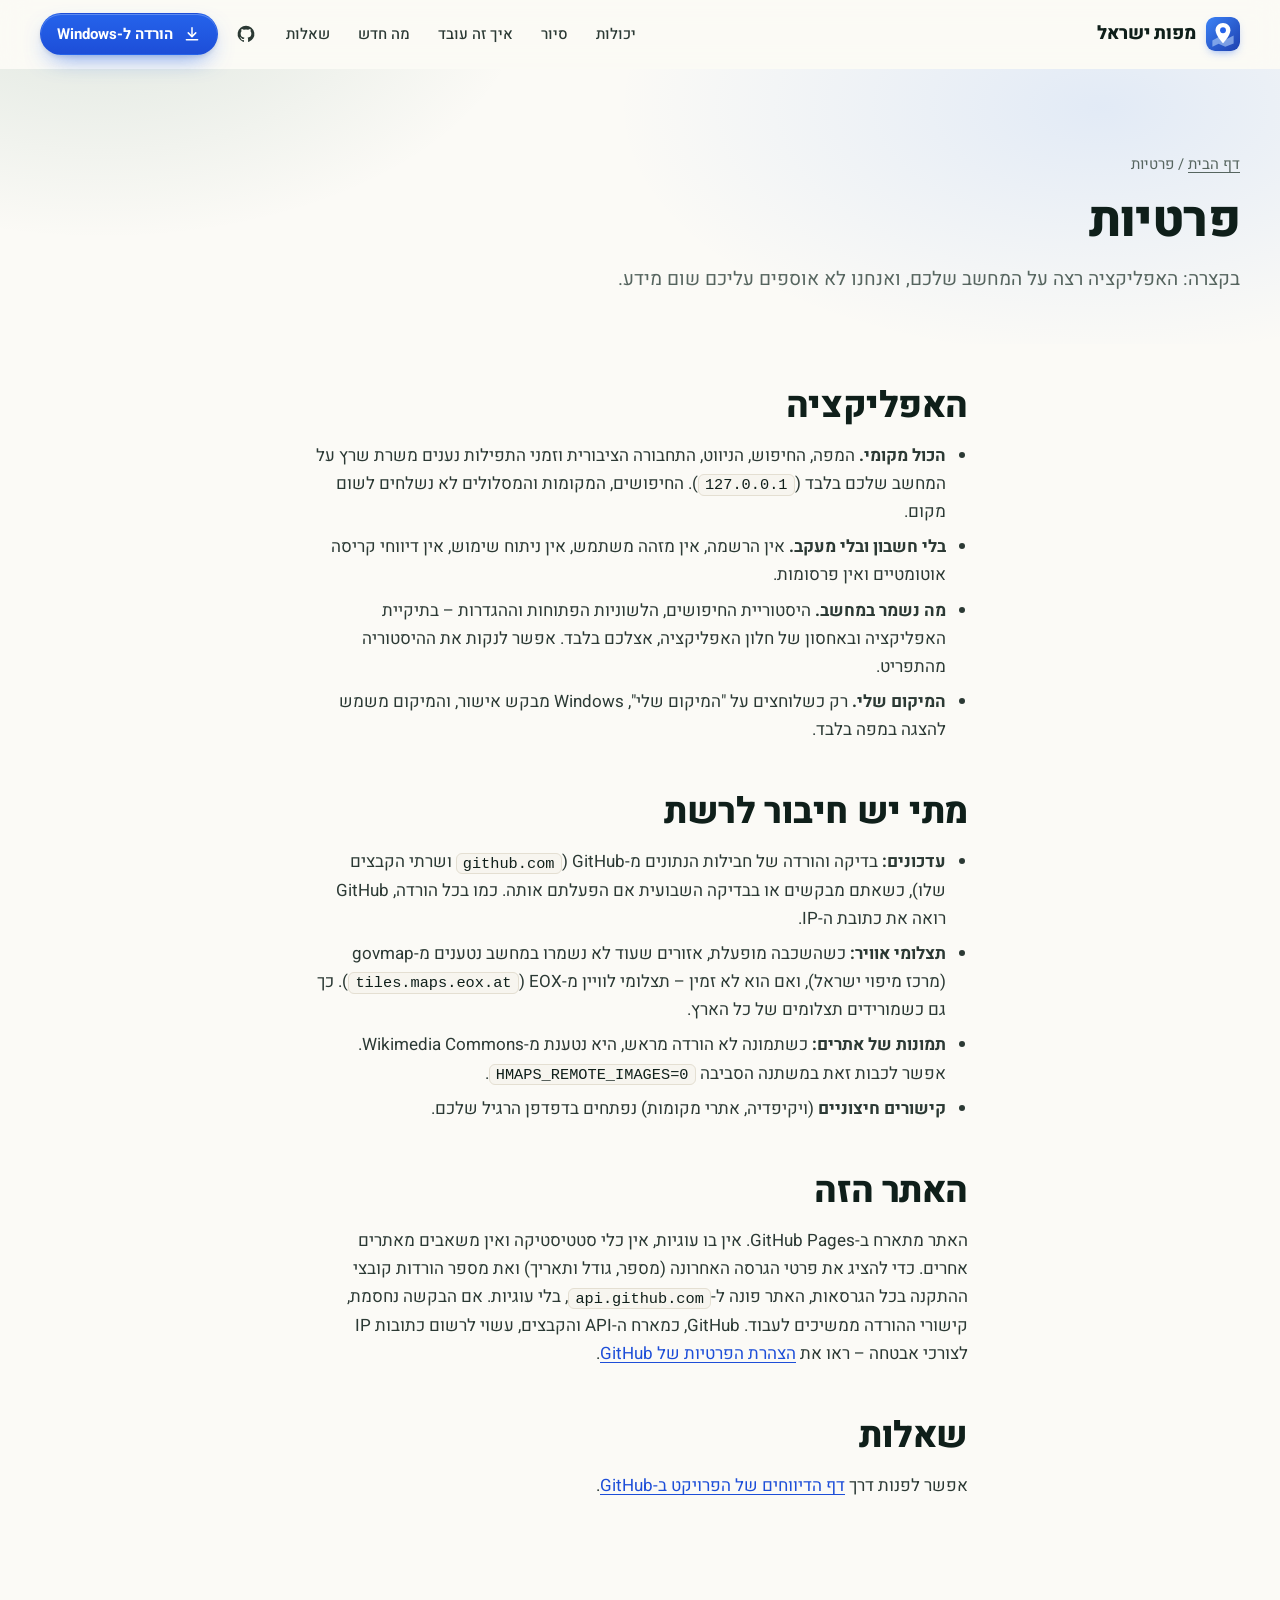
<file: site/privacy.html>
<!DOCTYPE html>
<html lang="he" dir="rtl">
<head>
  <meta charset="utf-8">
  <meta name="viewport" content="width=device-width, initial-scale=1">
  <title>פרטיות – מפות ישראל</title>
  <meta name="description" content="מפות ישראל רצה על המחשב שלכם: בלי חשבון, בלי מעקב ובלי פרסומות. מה יוצא לרשת, ומתי.">
  <link rel="canonical" href="https://rishumit.github.io/hebrew-maps/privacy.html">
  <meta name="robots" content="index, follow, max-image-preview:large, max-snippet:-1, max-video-preview:-1">
  <meta name="theme-color" content="#fbfaf6" media="(prefers-color-scheme: light)">
  <meta name="theme-color" content="#0a1512" media="(prefers-color-scheme: dark)">
  <meta name="color-scheme" content="light dark">
  <meta property="og:type" content="website">
  <meta property="og:locale" content="he_IL">
  <meta property="og:site_name" content="מפות ישראל">
  <meta property="og:title" content="פרטיות – מפות ישראל">
  <meta property="og:description" content="מפות ישראל רצה על המחשב שלכם: בלי חשבון, בלי מעקב ובלי פרסומות. מה יוצא לרשת, ומתי.">
  <meta property="og:url" content="https://rishumit.github.io/hebrew-maps/privacy.html">
  <meta property="og:image" content="https://rishumit.github.io/hebrew-maps/assets/img/og.jpg">
  <meta property="og:image:width" content="1200">
  <meta property="og:image:height" content="630">
  <meta name="twitter:card" content="summary_large_image">
  <meta name="twitter:title" content="פרטיות – מפות ישראל">
  <meta name="twitter:description" content="מפות ישראל רצה על המחשב שלכם: בלי חשבון, בלי מעקב ובלי פרסומות. מה יוצא לרשת, ומתי.">
  <meta name="twitter:image" content="https://rishumit.github.io/hebrew-maps/assets/img/og.jpg">
  <link rel="icon" href="favicon.svg" type="image/svg+xml">
  <link rel="icon" href="favicon-32.png" type="image/png" sizes="32x32">
  <link rel="apple-touch-icon" href="apple-touch-icon.png">
  <link rel="preload" href="assets/fonts/heebo-hebrew.woff2" as="font" type="font/woff2" crossorigin>
  <link rel="stylesheet" href="assets/css/site.css">
  <script src="assets/js/site.js" defer></script>
  <script>if (location.hash) document.documentElement.classList.add('cv-off');</script>
  <script type="application/ld+json">
{
  "@context": "https://schema.org",
  "@type": "BreadcrumbList",
  "itemListElement": [
    {
      "@type": "ListItem",
      "position": 1,
      "name": "מפות ישראל",
      "item": "https://rishumit.github.io/hebrew-maps/"
    },
    {
      "@type": "ListItem",
      "position": 2,
      "name": "פרטיות",
      "item": "https://rishumit.github.io/hebrew-maps/privacy.html"
    }
  ]
}
  </script>
</head>
<body>
  <a class="skip-link" href="#main">דילוג לתוכן הראשי</a>

  <header class="site-header">
    <div class="wrap header-inner">
      <a class="brand" href="./" aria-label="מפות ישראל – דף הבית">
        <img src="favicon.svg" alt="" width="34" height="34">
        <span>מפות ישראל</span>
      </a>
      <nav class="nav" aria-label="ניווט ראשי">
        <ul class="nav-links" id="nav-links">
          <li><a href="./#features">יכולות</a></li>
          <li><a href="./#tour">סיור</a></li>
          <li><a href="./#how">איך זה עובד</a></li>
          <li><a href="changelog.html">מה חדש</a></li>
          <li><a href="./#faq">שאלות</a></li>
        </ul>
        <a class="nav-gh" href="https://github.com/rishumit/hebrew-maps" aria-label="קוד המקור ב-GitHub">
          <svg aria-hidden="true"><use href="assets/img/icons.svg#github"></use></svg>
        </a>
        <a class="btn btn-primary btn-sm" href="download.html">
          <svg aria-hidden="true"><use href="assets/img/icons.svg#download"></use></svg>
          <span>הורדה<span class="long"> ל-Windows</span></span>
        </a>
        <button class="menu-btn" type="button" aria-expanded="false" aria-controls="nav-links" aria-label="תפריט">
          <svg aria-hidden="true"><use href="assets/img/icons.svg#menu"></use></svg>
        </button>
      </nav>
    </div>
  </header>

    <main id="main">
    <section class="page-hero" aria-labelledby="page-title">
      <div class="wrap">
        <p class="crumbs"><a href="./">דף הבית</a> / פרטיות</p>
        <h1 id="page-title">פרטיות</h1>
        <p class="lead">בקצרה: האפליקציה רצה על המחשב שלכם, ואנחנו לא אוספים עליכם שום מידע.</p>
      </div>
    </section>
    <section class="section section-tight" aria-label="מדיניות הפרטיות">
      <div class="wrap prose">
        <h2>האפליקציה</h2>
        <ul>
          <li><b>הכול מקומי.</b> המפה, החיפוש, הניווט, התחבורה הציבורית וזמני התפילות נענים משרת שרץ על המחשב שלכם בלבד (<code>127.0.0.1</code>). החיפושים, המקומות והמסלולים לא נשלחים לשום מקום.</li>
          <li><b>בלי חשבון ובלי מעקב.</b> אין הרשמה, אין מזהה משתמש, אין ניתוח שימוש, אין דיווחי קריסה אוטומטיים ואין פרסומות.</li>
          <li><b>מה נשמר במחשב.</b> היסטוריית החיפושים, הלשוניות הפתוחות וההגדרות – בתיקיית האפליקציה ובאחסון של חלון האפליקציה, אצלכם בלבד. אפשר לנקות את ההיסטוריה מהתפריט.</li>
          <li><b>המיקום שלי.</b> רק כשלוחצים על "המיקום שלי", Windows מבקש אישור, והמיקום משמש להצגה במפה בלבד.</li>
        </ul>

        <h2>מתי יש חיבור לרשת</h2>
        <ul>
          <li><b>עדכונים:</b> בדיקה והורדה של חבילות הנתונים מ-GitHub (‏<code>github.com</code> ושרתי הקבצים שלו), כשאתם מבקשים או בבדיקה השבועית אם הפעלתם אותה. כמו בכל הורדה, GitHub רואה את כתובת ה-IP.</li>
          <li><b>תצלומי אוויר:</b> כשהשכבה מופעלת, אזורים שעוד לא נשמרו במחשב נטענים מ-govmap (מרכז מיפוי ישראל), ואם הוא לא זמין – תצלומי לוויין מ-EOX (‏<code>tiles.maps.eox.at</code>). כך גם כשמורידים תצלומים של כל הארץ.</li>
          <li><b>תמונות של אתרים:</b> כשתמונה לא הורדה מראש, היא נטענת מ-Wikimedia Commons. אפשר לכבות זאת במשתנה הסביבה <code>HMAPS_REMOTE_IMAGES=0</code>.</li>
          <li><b>קישורים חיצוניים</b> (ויקיפדיה, אתרי מקומות) נפתחים בדפדפן הרגיל שלכם.</li>
        </ul>

        <h2>האתר הזה</h2>
        <p>האתר מתארח ב-GitHub Pages. אין בו עוגיות, אין כלי סטטיסטיקה ואין משאבים מאתרים אחרים. כדי להציג את פרטי הגרסה האחרונה (מספר, גודל ותאריך) ואת מספר הורדות קובצי ההתקנה בכל הגרסאות, האתר פונה ל-<code>api.github.com</code>, בלי עוגיות. אם הבקשה נחסמת, קישורי ההורדה ממשיכים לעבוד. GitHub, כמארח ה-API והקבצים, עשוי לרשום כתובות IP לצורכי אבטחה – ראו את <a href="https://docs.github.com/site-policy/privacy-policies/github-general-privacy-statement">הצהרת הפרטיות של GitHub</a>.</p>

        <h2>שאלות</h2>
        <p>אפשר לפנות דרך <a href="https://github.com/rishumit/hebrew-maps/issues">דף הדיווחים של הפרויקט ב-GitHub</a>.</p>
      </div>
    </section>
  </main>

  <footer class="site-footer">
    <div class="wrap">
      <div class="footer-grid">
        <div class="footer-about">
          <a class="brand" href="./"><img src="favicon.svg" alt="" width="34" height="34"><span>מפות ישראל</span></a>
          <p>מפת ישראל בעברית למחשב, שעובדת גם בלי אינטרנט. קוד פתוח, נתונים פתוחים.</p>
        </div>
        <nav aria-labelledby="f-product">
          <h2 id="f-product">המוצר</h2>
          <ul>
            <li><a href="download.html">הורדה והתקנה</a></li>
            <li><a href="./#features">יכולות</a></li>
            <li><a href="changelog.html">מה חדש</a></li>
            <li><a href="./#faq">שאלות נפוצות</a></li>
          </ul>
        </nav>
        <nav aria-labelledby="f-project">
          <h2 id="f-project">הפרויקט</h2>
          <ul>
            <li><a href="https://github.com/rishumit/hebrew-maps">קוד המקור ב-GitHub</a></li>
            <li><a href="https://github.com/rishumit/hebrew-maps/releases">כל הגרסאות</a></li>
            <li><a href="https://github.com/rishumit/hebrew-maps/issues">דיווח על תקלה</a></li>
          </ul>
        </nav>
        <nav aria-labelledby="f-info">
          <h2 id="f-info">מידע</h2>
          <ul>
            <li><a href="privacy.html">פרטיות</a></li>
            <li><a href="download.html#netfree">רשת מסוננת</a></li>
            <li><a href="./#how">מקורות הנתונים</a></li>
          </ul>
        </nav>
      </div>
      <div class="attrib">
        <p>נתוני המפה © <a href="https://www.openstreetmap.org/copyright">תורמי OpenStreetMap</a>, ברישיון ODbL. תחבורה ציבורית: משרד התחבורה והבטיחות בדרכים (GTFS). גבהים: <bdi>Copernicus DEM GLO-30 © DLR e.V. 2010–2014</bdi> ו-<bdi>© Airbus Defence and Space GmbH 2014–2018</bdi>, באדיבות תוכנית Copernicus של האיחוד האירופי ו-ESA.</p>
        <p>תצלומי אוויר © מרכז מיפוי ישראל (govmap), לשימוש אישי. תצלומי לוויין: <bdi>Sentinel-2 cloudless © EOX IT Services GmbH (Contains modified Copernicus Sentinel data)</bdi>, <bdi>CC BY-NC-SA 4.0</bdi>. זמני תפילות: נדרים פלוס – פרוייקט זמני תפילות הארצי. data.gov.il: רישיון ממשלתי פתוח · Wikidata: ‏CC0 · ויקיפדיה ו-Wikimedia Commons: ‏CC BY-SA. גופן Heebo ברישיון <a href="assets/fonts/OFL.txt">SIL OFL 1.1</a>.</p>
        <p>"Windows" הוא סימן מסחרי של Microsoft. האתר אינו אוסף נתונים ואינו משתמש בעוגיות.</p>
      </div>
    </div>
  </footer>
</body>
</html>
</file>
<file: site/assets/css/site.css>
/* מפות ישראל – product site. One stylesheet, no framework, no external resources.
   Design system: tokens on :root (light) and the dark overrides below; components after. */

@font-face {
  font-family: "Heebo";
  src: url("../fonts/heebo-hebrew.woff2") format("woff2");
  font-weight: 100 900;
  font-style: normal;
  font-display: swap;
  unicode-range: U+0307-0308, U+0590-05FF, U+200C-2010, U+20AA, U+25CC, U+FB1D-FB4F;
}
@font-face {
  font-family: "Heebo";
  src: url("../fonts/heebo-latin.woff2") format("woff2");
  font-weight: 100 900;
  font-style: normal;
  font-display: swap;
  unicode-range: U+0000-00FF, U+0131, U+0152-0153, U+02BB-02BC, U+02C6, U+02DA, U+02DC, U+0304, U+0308, U+0329,
    U+2000-206F, U+20AC, U+2122, U+2191, U+2193, U+2212, U+2215, U+FEFF, U+FFFD;
}

/* ------------------------------------------------------------------ tokens */
:root {
  color-scheme: light;

  /* palette – the app's blue (icon, buttons) + forest and sand for the Israeli landscape */
  --blue-50: #eef4ff; --blue-100: #dbe7fe; --blue-300: #93b4fb; --blue-400: #5b8ff7;
  --blue-500: #3b82f6; --blue-600: #2563eb; --blue-700: #1d4ed8; --blue-800: #1e40af;
  --forest-950: #07140f; --forest-900: #0c1f19; --forest-800: #13302a; --forest-700: #18382f;
  --forest-600: #22513f; --forest-500: #2f6b52; --forest-300: #8fc2a6; --forest-200: #c4e0cf;
  --forest-100: #e2f0e7; --forest-50: #f1f7f2;
  --sand-50: #fbfaf6; --sand-100: #f5f2ea; --sand-200: #ebe6d9; --sand-300: #d9d2bf;
  --sun-500: #d97a2b; --sun-100: #fbeedd;

  /* semantic */
  --bg: var(--sand-50);
  --bg-alt: var(--sand-100);
  --surface: #ffffff;
  --surface-2: #f7f5ef;
  --ink: #0f1f1a;          /* headings */
  --text: #2b3934;         /* body */
  --muted: #56655f;        /* secondary text, 5.9:1 on --bg */
  --line: #e4dfd2;
  --line-strong: #d3ccba;
  --link: var(--blue-700);
  --accent: var(--blue-600);
  --accent-ink: #ffffff;
  --accent-soft: var(--blue-50);
  --leaf: var(--forest-500);
  --leaf-soft: var(--forest-100);
  --focus: var(--blue-600);
  --contour: rgba(47, 107, 82, .13);
  --band-bg: var(--forest-800);
  --band-text: #e8f2ec;
  --band-muted: #b8cfc3;

  /* type */
  --font: "Heebo", "Segoe UI Variable Text", "Segoe UI", system-ui, -apple-system, Arial, sans-serif;
  --fs-xs: .8125rem;
  --fs-sm: .9375rem;
  --fs-base: 1.0625rem;
  --fs-lg: 1.1875rem;
  --fs-xl: clamp(1.25rem, 1.1rem + .5vw, 1.5rem);
  --fs-2xl: clamp(1.6rem, 1.25rem + 1.4vw, 2.25rem);
  --fs-3xl: clamp(2rem, 1.4rem + 2.4vw, 3.1rem);
  --fs-hero: clamp(2.45rem, 1.45rem + 4.3vw, 4.6rem);
  --lh-tight: 1.12;
  --lh-snug: 1.3;
  --lh-body: 1.65;

  /* space (4px grid) */
  --s-1: .25rem; --s-2: .5rem; --s-3: .75rem; --s-4: 1rem; --s-5: 1.25rem; --s-6: 1.5rem;
  --s-8: 2rem; --s-10: 2.5rem; --s-12: 3rem; --s-16: 4rem; --s-20: 5rem; --s-24: 6rem;
  --section: clamp(4rem, 2.5rem + 5vw, 7rem);
  --gutter: clamp(1rem, .5rem + 2.5vw, 2.5rem);
  --maxw: 1200px;

  /* shape + depth */
  --r-sm: 8px; --r-md: 12px; --r-lg: 18px; --r-xl: 26px; --r-full: 999px;
  --shadow-sm: 0 1px 2px rgba(15, 31, 26, .06), 0 1px 1px rgba(15, 31, 26, .04);
  --shadow-md: 0 6px 16px -6px rgba(15, 31, 26, .14), 0 2px 4px rgba(15, 31, 26, .05);
  --shadow-lg: 0 30px 60px -24px rgba(12, 31, 25, .32), 0 12px 24px -12px rgba(12, 31, 25, .16);
  --shadow-window: 0 50px 100px -30px rgba(10, 28, 22, .45), 0 24px 48px -24px rgba(10, 28, 22, .28),
    0 0 0 1px rgba(15, 31, 26, .08);

  --ease: cubic-bezier(.2, .7, .2, 1);
  --dur: .25s;
}

@media (prefers-color-scheme: dark) {
  :root {
    color-scheme: dark;
    --bg: #0a1512;
    --bg-alt: #0e1c18;
    --surface: #12221d;
    --surface-2: #162a24;
    --ink: #f0f6f2;
    --text: #cfdcd5;
    --muted: #9db0a7;
    --line: #213731;
    --line-strong: #2c463e;
    --link: var(--blue-300);
    --accent: var(--blue-500);
    --accent-ink: #ffffff;
    --accent-soft: rgba(59, 130, 246, .14);
    --leaf: var(--forest-300);
    --leaf-soft: rgba(143, 194, 166, .12);
    --focus: var(--blue-300);
    --contour: rgba(143, 194, 166, .09);
    --band-bg: #0f2620;
    --shadow-sm: 0 1px 2px rgba(0, 0, 0, .4);
    --shadow-md: 0 8px 20px -8px rgba(0, 0, 0, .6);
    --shadow-lg: 0 30px 60px -24px rgba(0, 0, 0, .7);
    --shadow-window: 0 50px 100px -30px rgba(0, 0, 0, .8), 0 0 0 1px rgba(255, 255, 255, .07);
  }
}

/* ------------------------------------------------------------------ base */
*, *::before, *::after { box-sizing: border-box; }
html { -webkit-text-size-adjust: 100%; text-size-adjust: 100%; scroll-behavior: smooth; scroll-padding-top: 5rem; }
body {
  margin: 0; background: var(--bg); color: var(--text);
  font-family: var(--font); font-size: var(--fs-base); line-height: var(--lh-body);
  -webkit-font-smoothing: antialiased; -moz-osx-font-smoothing: grayscale; text-rendering: optimizeLegibility;
  overflow-x: hidden;
}
img, svg, picture { display: block; max-width: 100%; }
img { height: auto; }
h1, h2, h3, h4 { color: var(--ink); margin: 0; line-height: var(--lh-tight); font-weight: 800; letter-spacing: -.012em; text-wrap: balance; }
p { margin: 0; text-wrap: pretty; }
a { color: var(--link); text-underline-offset: .18em; text-decoration-thickness: 1px; }
a:hover { text-decoration-thickness: 2px; }
ul, ol { margin: 0; padding: 0; }
:focus-visible { outline: 3px solid var(--focus); outline-offset: 3px; border-radius: 6px; }
::selection { background: var(--blue-100); color: var(--forest-900); }
bdi, .ltr { unicode-bidi: isolate; }
.ltr { direction: ltr; display: inline-block; }
.nowrap { white-space: nowrap; }
kbd {
  font-family: inherit; font-size: .85em; font-weight: 600; padding: .05em .45em; border-radius: 6px;
  background: var(--surface); border: 1px solid var(--line-strong); box-shadow: 0 1px 0 var(--line-strong); color: var(--ink);
}
code { font-family: ui-monospace, "Cascadia Code", Consolas, monospace; font-size: .9em; direction: ltr; unicode-bidi: isolate;
  background: var(--surface-2); border: 1px solid var(--line); border-radius: 6px; padding: .05em .4em; color: var(--ink); overflow-wrap: anywhere; }

.sr-only { position: absolute !important; width: 1px; height: 1px; padding: 0; margin: -1px; overflow: hidden; clip: rect(0, 0, 0, 0); white-space: nowrap; border: 0; }
.skip-link {
  position: absolute; inset-inline-start: var(--s-4); top: -100px; z-index: 100;
  background: var(--accent); color: var(--accent-ink); padding: var(--s-3) var(--s-5); border-radius: var(--r-md);
  font-weight: 700; text-decoration: none; box-shadow: var(--shadow-md);
}
.skip-link:focus { top: var(--s-3); }

.wrap { width: 100%; max-width: calc(var(--maxw) + 2 * var(--gutter)); margin-inline: auto; padding-inline: var(--gutter); }
.section { padding-block: var(--section); position: relative; }
.section-alt { background: var(--bg-alt); }
/* below-the-fold blocks are laid out only when they come near the viewport (faster first paint on phones) */
/* (switched off by site.js before jumping to an #anchor, so the jump lands exactly) */
html:not(.cv-off) main > .section, html:not(.cv-off) .cta-band, html:not(.cv-off) .site-footer { content-visibility: auto; contain-intrinsic-size: auto 900px; }
.section-tight { padding-top: clamp(1.5rem, 1rem + 2vw, 3rem); }
p.more, .section-head p.more { margin-top: var(--s-6); }

/* section headings */
.eyebrow {
  display: inline-flex; align-items: center; gap: var(--s-2); font-size: var(--fs-sm); font-weight: 700;
  color: var(--leaf); letter-spacing: .01em; margin-bottom: var(--s-4);
}
.eyebrow::before { content: ""; width: 18px; height: 2px; border-radius: 2px; background: currentColor; }
.section-head { max-width: 46rem; margin-bottom: clamp(2.25rem, 1.5rem + 2.5vw, 3.75rem); }
.section-head.center { margin-inline: auto; text-align: center; }
.section-head.center .eyebrow::before { display: none; }
.section-head h2 { font-size: var(--fs-3xl); }
.section-head p { margin-top: var(--s-4); font-size: var(--fs-lg); color: var(--muted); }

/* ------------------------------------------------------------------ buttons */
.btn {
  --btn-bg: var(--surface); --btn-fg: var(--ink); --btn-bd: var(--line-strong);
  display: inline-flex; align-items: center; justify-content: center; gap: .6rem; min-height: 48px;
  padding: .7rem 1.35rem; border-radius: var(--r-full); border: 1px solid var(--btn-bd);
  background: var(--btn-bg); color: var(--btn-fg); font: inherit; font-weight: 700; font-size: var(--fs-base);
  text-decoration: none; cursor: pointer; white-space: nowrap;
  transition: transform var(--dur) var(--ease), box-shadow var(--dur) var(--ease), background-color var(--dur) var(--ease), border-color var(--dur) var(--ease);
}
.btn:hover { text-decoration: none; border-color: var(--ink); }
.btn:active { transform: translateY(1px); }
.btn svg { width: 20px; height: 20px; flex: none; }
.btn-primary {
  --btn-fg: #fff; --btn-bd: transparent;
  background: linear-gradient(180deg, var(--blue-600), var(--blue-700));
  box-shadow: 0 1px 0 rgba(255, 255, 255, .25) inset, 0 10px 24px -10px rgba(37, 99, 235, .75), 0 2px 4px rgba(15, 31, 26, .1);
}
.btn-primary:hover { background: linear-gradient(180deg, var(--blue-500), var(--blue-700)); border-color: transparent;
  box-shadow: 0 1px 0 rgba(255, 255, 255, .25) inset, 0 14px 30px -10px rgba(37, 99, 235, .85), 0 2px 4px rgba(15, 31, 26, .1); transform: translateY(-1px); }
.btn-lg { min-height: 58px; padding: .85rem 1.7rem; font-size: var(--fs-lg); }
.btn-ghost { --btn-bg: transparent; }
.btn-ghost:hover { --btn-bg: var(--surface); }
.btn-sm { min-height: 40px; padding: .45rem 1rem; font-size: var(--fs-sm); }
.btn-sm svg { width: 18px; height: 18px; }

/* the download block: button + live meta line */
.dl { display: flex; flex-direction: column; gap: var(--s-3); align-items: flex-start; }
.dl-meta { display: flex; flex-wrap: wrap; gap: .25rem .9rem; font-size: var(--fs-sm); color: var(--muted); }
.dl-meta > span { display: inline-flex; align-items: center; gap: .4rem; }
.dl-meta > span + span::before { content: ""; width: 4px; height: 4px; border-radius: 50%; background: var(--line-strong); margin-inline-end: .5rem; }
.dl-meta a { color: inherit; }
.dl-meta [data-dl-version] { font-weight: 700; color: var(--ink); }
.dl-meta > [data-download-total][hidden] { display: none; }
.dl-meta [data-download-count] { padding-inline: .25em; border-radius: .35em; background: var(--leaf-soft); color: var(--leaf); font-size: 1.08em; font-weight: 800; font-variant-numeric: tabular-nums; }
@media (max-width: 520px) { /* wrapped lines would start with a stray dot */
  .dl-meta { gap: .2rem 1.1rem; }
  .dl-meta > span + span::before { display: none; }
}

/* offline update file (download page) */
.dl-alt { margin-top: var(--s-3); display: flex; align-items: center; gap: .45rem; font-size: var(--fs-sm); color: var(--muted); }
.dl-alt svg { width: 18px; height: 18px; flex: none; }
.dl-offline { margin-bottom: var(--s-6); }
.prose .dl-parts { list-style: none; padding: 0; display: flex; flex-wrap: wrap; gap: var(--s-2); margin: 0; }
.dl-parts[hidden] { display: none !important; }

/* ------------------------------------------------------------------ header */
.site-header {
  position: sticky; top: 0; z-index: 50;
  background: color-mix(in srgb, var(--bg) 82%, transparent);
  -webkit-backdrop-filter: saturate(1.6) blur(14px); backdrop-filter: saturate(1.6) blur(14px);
  border-bottom: 1px solid transparent; transition: border-color var(--dur) var(--ease), box-shadow var(--dur) var(--ease);
}
.site-header.scrolled { border-bottom-color: var(--line); }
.header-inner { display: flex; align-items: center; gap: var(--s-6); min-height: 68px; }
.brand { display: inline-flex; align-items: center; gap: .65rem; color: var(--ink); text-decoration: none; font-weight: 800; font-size: 1.15rem; letter-spacing: -.01em; white-space: nowrap; flex: none; }
.brand img { width: 34px; height: 34px; border-radius: 9px; box-shadow: 0 4px 10px -4px rgba(37, 99, 235, .6); }
.nav { margin-inline-start: auto; display: flex; align-items: center; gap: var(--s-2); }
.nav-links { display: flex; align-items: center; gap: .15rem; list-style: none; }
.nav-links a {
  display: inline-flex; align-items: center; min-height: 40px; padding: .35rem .8rem; border-radius: var(--r-full);
  color: var(--text); text-decoration: none; font-weight: 500; font-size: var(--fs-sm);
  transition: background-color var(--dur) var(--ease), color var(--dur) var(--ease);
}
.nav-links a:hover, .nav-links a[aria-current="page"] { background: var(--surface-2); color: var(--ink); }
.nav-gh svg { width: 20px; height: 20px; }
.nav-gh { display: inline-flex; align-items: center; justify-content: center; width: 40px; height: 40px; border-radius: 50%; color: var(--text); }
.nav-gh:hover { background: var(--surface-2); color: var(--ink); }
.menu-btn { display: none; }

@media (max-width: 900px) {
  .nav-links { display: none; }
  .menu-btn {
    display: inline-flex; align-items: center; justify-content: center; width: 44px; height: 44px; border-radius: 50%;
    border: 1px solid var(--line-strong); background: var(--surface); color: var(--ink); cursor: pointer;
  }
  .menu-btn svg { width: 22px; height: 22px; }
  .site-header.open .nav-links {
    display: flex; flex-direction: column; align-items: stretch; position: absolute; top: 100%; inset-inline: 0;
    padding: var(--s-3) var(--gutter) var(--s-5); background: var(--bg); border-bottom: 1px solid var(--line); box-shadow: var(--shadow-md);
  }
  .site-header.open .nav-links a { min-height: 48px; font-size: var(--fs-base); }
}
@media (max-width: 520px) {
  .nav .btn-sm span.long { display: none; }
  .brand { font-size: 1.05rem; gap: .5rem; }
  .header-inner { gap: var(--s-3); }
}
@media (max-width: 400px) {
  .nav-gh { display: none; }
  .brand img { width: 30px; height: 30px; }
}

/* ------------------------------------------------------------------ hero */
.hero { position: relative; padding-top: clamp(2.5rem, 1rem + 5vw, 5.5rem); overflow: clip; isolation: isolate; }
.hero::before { /* soft light from the top, like early morning over the hills */
  content: ""; position: absolute; inset: -20% -10% auto; height: 900px; z-index: -2;
  background:
    radial-gradient(50% 55% at 75% 20%, rgba(59, 130, 246, .16), transparent 70%),
    radial-gradient(45% 50% at 20% 10%, rgba(47, 107, 82, .16), transparent 70%);
}
.contours { position: absolute; inset: 0; z-index: -1; color: var(--contour); pointer-events: none;
  -webkit-mask-image: linear-gradient(to bottom, #000 30%, transparent 85%); mask-image: linear-gradient(to bottom, #000 30%, transparent 85%); }
.contours svg { width: 100%; height: 100%; }
.hero-copy { text-align: center; max-width: 54rem; margin-inline: auto; }
.badge {
  display: inline-flex; align-items: center; gap: .55rem; padding: .35rem .9rem .35rem .45rem; border-radius: var(--r-full);
  background: var(--surface); border: 1px solid var(--line); box-shadow: var(--shadow-sm);
  font-size: var(--fs-sm); color: var(--text); text-decoration: none; margin-bottom: var(--s-6);
}
.badge b { color: var(--ink); }
.badge .dot { display: inline-grid; place-items: center; height: 24px; padding-inline: .55rem; border-radius: var(--r-full);
  background: var(--leaf-soft); color: var(--leaf); font-weight: 700; font-size: var(--fs-xs); }
a.badge:hover { border-color: var(--line-strong); text-decoration: none; }
.hero h1 { font-size: var(--fs-hero); font-weight: 850; letter-spacing: -.025em; line-height: 1.05; }
.hero h1 .soft { display: block; color: var(--leaf); }
.hero .lead { margin: var(--s-6) auto 0; max-width: 40rem; font-size: clamp(1.1rem, 1rem + .45vw, 1.3rem); color: var(--muted); line-height: 1.6; }
.hero-actions { margin-top: var(--s-8); display: flex; flex-wrap: wrap; gap: var(--s-3); justify-content: center; }
.hero .dl { align-items: center; }
.hero .dl-meta { justify-content: center; }

/* the app window: a real screenshot of the desktop app, whose own RTL title bar (tabs + window buttons) is part of the image */
.window {
  position: relative; border-radius: 14px; overflow: hidden; background: #e9edf2; box-shadow: var(--shadow-window);
  aspect-ratio: 16 / 10;
}
.window picture, .window img { width: 100%; height: 100%; object-fit: cover; object-position: top center; }
.hero-shot { margin-top: clamp(2.75rem, 1.5rem + 4vw, 4.5rem); position: relative; }
.hero-shot .window { max-width: 1200px; margin-inline: auto; }
.hero-shot::after { /* ground shadow + fade into the next section */
  content: ""; position: absolute; inset: auto -5% -1px; height: 22%; z-index: 1; pointer-events: none;
  background: linear-gradient(to bottom, transparent, var(--bg) 92%);
}
.hero-shot .callout { position: absolute; z-index: 2; display: none; }

/* trust strip */
.facts { position: relative; z-index: 2; margin-top: calc(-1 * clamp(1.5rem, 1rem + 2vw, 3rem)); }
.facts ul { list-style: none; display: grid; grid-template-columns: repeat(5, 1fr); gap: 1px; background: var(--line);
  border: 1px solid var(--line); border-radius: var(--r-lg); overflow: hidden; box-shadow: var(--shadow-md); }
.facts li { background: var(--surface); padding: var(--s-5) var(--s-4); display: flex; flex-direction: column; align-items: center; gap: .35rem; text-align: center; }
.facts li svg { width: 26px; height: 26px; color: var(--leaf); }
.facts b { color: var(--ink); font-size: var(--fs-base); }
.facts span { font-size: var(--fs-xs); color: var(--muted); line-height: 1.4; }
@media (max-width: 900px) { .facts ul { grid-template-columns: repeat(2, 1fr); } .facts li:last-child { grid-column: 1 / -1; } }

/* ------------------------------------------------------------------ feature bento */
.bento { display: grid; grid-template-columns: repeat(12, 1fr); gap: var(--s-4); }
.card {
  position: relative; background: var(--surface); border: 1px solid var(--line); border-radius: var(--r-xl);
  padding: clamp(1.25rem, 1rem + 1vw, 1.9rem); box-shadow: var(--shadow-sm); overflow: hidden;
  transition: transform .35s var(--ease), box-shadow .35s var(--ease), border-color .35s var(--ease);
}
.card:hover { box-shadow: var(--shadow-md); border-color: var(--line-strong); }
.card h3 { font-size: var(--fs-xl); font-weight: 750; margin-bottom: var(--s-2); }
.card p { color: var(--muted); font-size: var(--fs-sm); line-height: 1.6; }
.card .ico {
  width: 46px; height: 46px; border-radius: 13px; display: grid; place-items: center; margin-bottom: var(--s-5);
  background: var(--leaf-soft); color: var(--leaf);
}
.card .ico svg { width: 24px; height: 24px; }
.card .ico.blue { background: var(--accent-soft); color: var(--accent); }
.card .ico.sun { background: var(--sun-100); color: #a35512; }
@media (prefers-color-scheme: dark) { .card .ico.sun { background: rgba(217, 122, 43, .14); color: #f0a868; } }
.span-3 { grid-column: span 3; } .span-4 { grid-column: span 4; } .span-5 { grid-column: span 5; }
.span-6 { grid-column: span 6; } .span-7 { grid-column: span 7; } .span-8 { grid-column: span 8; }
.card-media { padding: 0; display: flex; flex-direction: column; }
.card-media .card-body { padding: clamp(1.25rem, 1rem + 1vw, 1.9rem); padding-bottom: var(--s-5); }
.card-media .shot { flex: 1 1 auto; min-height: 240px; max-height: 420px; margin-top: auto; margin-inline-start: clamp(1.25rem, 1rem + 1vw, 1.9rem);
  border-start-start-radius: 12px; overflow: hidden; position: relative;
  border: 1px solid var(--line); border-bottom: 0; border-inline-end: 0; box-shadow: var(--shadow-md); background: var(--surface-2); }
.card-media .shot picture { position: absolute; inset: 0; }
.card-media .shot img { width: 100%; height: 100%; object-fit: cover; }
.card-media .shot.pos-end img { object-position: right top; }   /* RTL: the panel is on the right */
.card-media .shot.pos-start img { object-position: left top; }
.card-media .shot.pos-center img { object-position: center; }
.card ul.ticks { list-style: none; margin-top: var(--s-4); display: grid; gap: .4rem; font-size: var(--fs-sm); }
.card ul.ticks li { display: flex; gap: .5rem; align-items: flex-start; }
.card ul.ticks li::before { content: ""; flex: none; width: 16px; height: 16px; margin-top: .3rem; border-radius: 50%;
  background: var(--leaf-soft) url("data:image/svg+xml,%3Csvg xmlns='http://www.w3.org/2000/svg' viewBox='0 0 16 16'%3E%3Cpath d='M4.5 8.2l2.3 2.3 4.7-5' fill='none' stroke='%232f6b52' stroke-width='1.8' stroke-linecap='round' stroke-linejoin='round'/%3E%3C/svg%3E") center / 14px no-repeat; }
.chips { display: flex; flex-wrap: wrap; gap: .4rem; margin-top: var(--s-4); }
.chip { font-size: var(--fs-xs); font-weight: 600; padding: .25rem .65rem; border-radius: var(--r-full); background: var(--surface-2); border: 1px solid var(--line); color: var(--text); }
.chip.ltr-chip { direction: ltr; }

@media (max-width: 1024px) {
  .span-3 { grid-column: span 6; } .span-4 { grid-column: span 6; } .span-5, .span-7 { grid-column: span 12; }
  .span-6, .span-8 { grid-column: span 12; }
}
@media (max-width: 640px) { .bento > * { grid-column: 1 / -1 !important; } }

/* ------------------------------------------------------------------ tour (tabs over real screenshots) */
.tour-tabs { display: flex; gap: .4rem; flex-wrap: wrap; justify-content: center; margin-bottom: var(--s-8); }
.tour-tabs button {
  display: inline-flex; align-items: center; gap: .5rem; min-height: 44px; padding: .5rem 1rem; border-radius: var(--r-full);
  border: 1px solid var(--line); background: var(--surface); color: var(--text); font: inherit; font-size: var(--fs-sm); font-weight: 600; cursor: pointer;
  transition: background-color var(--dur) var(--ease), color var(--dur) var(--ease), border-color var(--dur) var(--ease);
}
.tour-tabs button svg { width: 18px; height: 18px; color: var(--leaf); }
.tour-tabs button:hover { border-color: var(--line-strong); color: var(--ink); }
.tour-tabs button[aria-selected="true"] { background: var(--ink); border-color: var(--ink); color: var(--bg); }
.tour-tabs button[aria-selected="true"] svg { color: currentColor; }
.tour-panel { display: grid; grid-template-columns: minmax(0, 1fr) 330px; gap: clamp(1.5rem, 1rem + 2vw, 3rem); align-items: center; }
.tour-panel + .tour-panel { margin-top: var(--s-16); }
.js .tour-panel + .tour-panel { margin-top: 0; }
.tour-panel[hidden] { display: none; }
.tour-panel figcaption h3 { font-size: var(--fs-2xl); margin-bottom: var(--s-3); }
.tour-panel figcaption p { color: var(--muted); }
.tour-panel figcaption .chips { margin-top: var(--s-5); }
.tour-panel figure { margin: 0; display: contents; }
.js .tour-panel:not([hidden]) .window { animation: rise .5s var(--ease) both; }
@keyframes rise { from { opacity: 0; transform: translateY(10px) scale(.995); } to { opacity: 1; transform: none; } }
@media (max-width: 900px) { .tour-panel { grid-template-columns: 1fr; } .tour-panel figcaption { order: -1; text-align: center; } .tour-panel figcaption .chips { justify-content: center; } }
@media (max-width: 640px) {
  .tour-tabs { flex-wrap: nowrap; justify-content: flex-start; overflow-x: auto; scrollbar-width: none; margin-inline: calc(-1 * var(--gutter)); padding-inline: var(--gutter); padding-bottom: 4px; scroll-snap-type: x proximity; }
  .tour-tabs::-webkit-scrollbar { display: none; }
  .tour-tabs button { flex: none; scroll-snap-align: start; }
}

/* ------------------------------------------------------------------ how it works */
.steps { list-style: none; display: grid; grid-template-columns: repeat(3, 1fr); gap: var(--s-4); counter-reset: step; }
.step { position: relative; padding: var(--s-8) var(--s-6) var(--s-6); background: var(--surface); border: 1px solid var(--line); border-radius: var(--r-xl); }
.step::before {
  counter-increment: step; content: counter(step); position: absolute; top: calc(-1 * var(--s-4)); inset-inline-start: var(--s-6);
  width: 36px; height: 36px; border-radius: 50%; display: grid; place-items: center; font-weight: 800;
  background: var(--ink); color: var(--bg); box-shadow: 0 0 0 6px var(--bg-alt);
}
.step h3 { font-size: var(--fs-lg); margin-bottom: var(--s-2); }
.step p { color: var(--muted); font-size: var(--fs-sm); }
@media (max-width: 860px) { .steps { grid-template-columns: 1fr; gap: var(--s-8); } }

.split { display: grid; grid-template-columns: 1.05fr 1fr; gap: clamp(1.5rem, 1rem + 3vw, 4rem); align-items: start; margin-top: clamp(3rem, 2rem + 3vw, 5rem); }
@media (max-width: 900px) { .split { grid-template-columns: 1fr; } }
.privacy-card {
  position: relative; overflow: hidden; border-radius: var(--r-xl); padding: clamp(1.5rem, 1rem + 2vw, 2.5rem);
  background: var(--band-bg); color: var(--band-text); isolation: isolate;
}
.privacy-card::after { content: ""; position: absolute; inset: auto -30% -50% auto; width: 420px; height: 420px; border-radius: 50%; z-index: -1;
  background: radial-gradient(closest-side, rgba(59, 130, 246, .2), transparent); }
.privacy-card h3 { color: #fff; font-size: var(--fs-2xl); margin-bottom: var(--s-3); }
.privacy-card p { color: var(--band-muted); }
.privacy-card ul { list-style: none; display: grid; gap: var(--s-3); margin-top: var(--s-6); }
.privacy-card li { display: flex; gap: var(--s-3); align-items: flex-start; }
.privacy-card li svg { flex: none; width: 22px; height: 22px; color: var(--forest-300); margin-top: .15rem; }
.privacy-card li b { color: #fff; display: block; }
.privacy-card li span { color: var(--band-muted); font-size: var(--fs-sm); }
.privacy-card a { color: #c9dafd; }

.sources { list-style: none; display: grid; gap: 0; border-top: 1px solid var(--line); }
.sources li { display: grid; grid-template-columns: 2.5rem 1fr; gap: var(--s-1) var(--s-3); padding: var(--s-4) 0; border-bottom: 1px solid var(--line); }
.sources svg { grid-row: span 2; width: 24px; height: 24px; color: var(--leaf); margin-top: .2rem; }
.sources b { color: var(--ink); }
.sources span { color: var(--muted); font-size: var(--fs-sm); }
.sources-title { font-size: var(--fs-xl); margin-bottom: var(--s-4); }

/* ------------------------------------------------------------------ what's new (timeline) */
.timeline { list-style: none; position: relative; display: grid; gap: var(--s-6); max-width: 52rem; }
.timeline::before { content: ""; position: absolute; inset-block: .6rem .6rem; inset-inline-start: 7px; width: 2px; background: var(--line); border-radius: 2px; }
.timeline li { position: relative; padding-inline-start: var(--s-10); }
.timeline li::before { content: ""; position: absolute; inset-inline-start: 0; top: .45rem; width: 16px; height: 16px; border-radius: 50%;
  background: var(--surface); border: 3px solid var(--leaf); }
.timeline li:first-child::before { background: var(--leaf); box-shadow: 0 0 0 5px var(--leaf-soft); }
.timeline h3 { font-size: var(--fs-lg); }
.timeline p { color: var(--muted); font-size: var(--fs-sm); margin-top: .25rem; }
.timeline .tag { display: inline-block; font-size: var(--fs-xs); font-weight: 700; color: var(--leaf); margin-bottom: .2rem; }
.news { display: grid; grid-template-columns: minmax(0, 1fr) minmax(0, 1.4fr); gap: clamp(2rem, 1rem + 4vw, 5rem); align-items: start; }
.news .section-head { margin-bottom: 0; position: sticky; top: 6rem; }
@media (max-width: 900px) { .news { grid-template-columns: 1fr; } .news .section-head { position: static; } }

/* ------------------------------------------------------------------ FAQ */
.faq { max-width: 52rem; margin-inline: auto; display: grid; gap: var(--s-3); }
.faq details { background: var(--surface); border: 1px solid var(--line); border-radius: var(--r-lg); transition: border-color var(--dur) var(--ease), box-shadow var(--dur) var(--ease); }
.faq details[open] { border-color: var(--line-strong); box-shadow: var(--shadow-sm); }
.faq summary {
  list-style: none; cursor: pointer; display: flex; align-items: center; justify-content: space-between; gap: var(--s-4);
  padding: var(--s-5) var(--s-6); font-weight: 700; color: var(--ink); font-size: var(--fs-lg); border-radius: var(--r-lg);
}
.faq summary::-webkit-details-marker { display: none; }
.faq summary > span { flex: 1 1 auto; min-width: 0; }
.faq summary:hover { color: var(--leaf); }
.faq summary::after {
  content: ""; flex: none; width: 28px; height: 28px; border-radius: 50%; background: var(--surface-2) url("data:image/svg+xml,%3Csvg xmlns='http://www.w3.org/2000/svg' viewBox='0 0 24 24'%3E%3Cpath d='M6 9l6 6 6-6' fill='none' stroke='%2356655f' stroke-width='2' stroke-linecap='round' stroke-linejoin='round'/%3E%3C/svg%3E") center / 18px no-repeat;
  transition: transform var(--dur) var(--ease);
}
.faq details[open] summary::after { transform: rotate(180deg); }
.faq .answer { padding: 0 var(--s-6) var(--s-6); color: var(--text); }
.faq .answer p + p, .faq .answer p + ul, .faq .answer ul + p { margin-top: var(--s-3); }
.faq .answer ul { padding-inline-start: 1.25rem; display: grid; gap: .3rem; }
.hosts { list-style: none !important; padding: 0 !important; display: flex !important; flex-wrap: wrap; gap: .4rem !important; }

/* ------------------------------------------------------------------ CTA band + footer */
.cta-band { position: relative; overflow: hidden; isolation: isolate; background: var(--forest-800); color: var(--band-text); text-align: center; padding-block: clamp(4rem, 3rem + 5vw, 7rem); }
@media (prefers-color-scheme: dark) { .cta-band { background: #0f2620; border-block: 1px solid var(--line); } }
.cta-band .contours { color: rgba(196, 224, 207, .09); -webkit-mask-image: radial-gradient(70% 90% at 50% 50%, #000, transparent); mask-image: radial-gradient(70% 90% at 50% 50%, #000, transparent); }
.cta-band h2 { color: #fff; font-size: var(--fs-3xl); }
.cta-band p { color: var(--band-muted); margin: var(--s-4) auto 0; max-width: 36rem; font-size: var(--fs-lg); }
.cta-band .dl { align-items: center; margin-top: var(--s-8); }
.cta-band .dl-meta { color: var(--band-muted); justify-content: center; }
.cta-band .dl-meta [data-dl-version] { color: #fff; }
.cta-band .dl-meta > span + span::before { background: rgba(255, 255, 255, .3); }
.cta-band .btn-ghost { --btn-fg: #fff; --btn-bd: rgba(255, 255, 255, .3); }
.cta-band .btn-ghost:hover { --btn-bg: rgba(255, 255, 255, .08); border-color: #fff; }
.cta-band :focus-visible { outline-color: #fff; }

.site-footer { background: var(--bg-alt); border-top: 1px solid var(--line); padding-block: var(--s-16) var(--s-10); font-size: var(--fs-sm); }
.footer-grid { display: grid; grid-template-columns: 1.4fr repeat(3, 1fr); gap: var(--s-10); }
.footer-grid h2 { font-size: var(--fs-sm); font-weight: 700; color: var(--ink); margin-bottom: var(--s-4); letter-spacing: 0; }
.footer-grid ul { list-style: none; display: grid; gap: .55rem; }
.footer-grid a { color: var(--text); text-decoration: none; }
.footer-grid a:hover { color: var(--ink); text-decoration: underline; }
.footer-about p { color: var(--muted); margin-top: var(--s-3); max-width: 22rem; }
.attrib { margin-top: var(--s-12); padding-top: var(--s-6); border-top: 1px solid var(--line); color: var(--muted); font-size: var(--fs-xs); line-height: 1.7; display: grid; gap: var(--s-2); }
.attrib a { color: inherit; }
@media (max-width: 900px) { .footer-grid { grid-template-columns: 1fr 1fr; } .footer-about { grid-column: 1 / -1; } }

/* ------------------------------------------------------------------ inner pages */
.page-hero { position: relative; overflow: clip; isolation: isolate; padding-block: clamp(3rem, 2rem + 4vw, 5.5rem) clamp(2rem, 1.5rem + 2vw, 3rem); }
.page-hero::before { content: ""; position: absolute; inset: -30% -10% auto; height: 600px; z-index: -2;
  background: radial-gradient(45% 60% at 80% 20%, rgba(59, 130, 246, .13), transparent 70%), radial-gradient(40% 60% at 15% 0%, rgba(47, 107, 82, .14), transparent 70%); }
.page-hero h1 { font-size: var(--fs-3xl); max-width: 40rem; }
.page-hero .lead { margin-top: var(--s-4); font-size: var(--fs-lg); color: var(--muted); max-width: 42rem; }
.crumbs { font-size: var(--fs-sm); color: var(--muted); margin-bottom: var(--s-4); }
.crumbs a { color: inherit; }
.prose { max-width: 46rem; }
.prose h2 { font-size: var(--fs-2xl); margin-top: var(--s-12); margin-bottom: var(--s-4); }
.prose h2:first-child { margin-top: 0; }
.prose h3 { font-size: var(--fs-lg); margin-top: var(--s-8); margin-bottom: var(--s-2); }
.prose p, .prose ul, .prose ol { margin-bottom: var(--s-4); }
.prose ul, .prose ol { padding-inline-start: 1.4rem; display: grid; gap: .45rem; }

.dl-card { margin-top: var(--s-8); display: grid; grid-template-columns: auto 1fr auto; gap: var(--s-6); align-items: center; padding: clamp(1.25rem, 1rem + 1.5vw, 2rem);
  background: var(--surface); border: 1px solid var(--line); border-radius: var(--r-xl); box-shadow: var(--shadow-md); }
.dl-card .app-icon { width: 72px; height: 72px; border-radius: 18px; box-shadow: 0 10px 22px -10px rgba(37, 99, 235, .7); }
.dl-card h2 { font-size: var(--fs-xl); }
.dl-card .dl-meta { margin-top: .35rem; }
.dl-description { margin: var(--s-3) 0 0; color: var(--muted); font-size: var(--fs-sm); }
.dl-missing { margin: var(--s-3) 0 0; padding: var(--s-3); color: var(--muted); background: var(--surface); border: 1px solid var(--line); border-radius: var(--r-md); font-size: var(--fs-sm); }
.dl-missing[hidden] { display: none; }
@media (max-width: 760px) { .dl-card { grid-template-columns: auto 1fr; } .dl-card .btn { grid-column: 1 / -1; width: 100%; } }

.req { width: 100%; border-collapse: collapse; font-size: var(--fs-sm); }
.req th, .req td { text-align: start; padding: .8rem .2rem; border-bottom: 1px solid var(--line); vertical-align: top; }
.req th { width: 34%; color: var(--ink); font-weight: 700; }
.req td { color: var(--text); }

.install { list-style: none; counter-reset: s; display: grid; gap: var(--s-4); padding: 0 !important; }
.install > li { counter-increment: s; position: relative; padding: var(--s-5) var(--s-6) var(--s-5) var(--s-5); padding-inline-start: 4.25rem;
  background: var(--surface); border: 1px solid var(--line); border-radius: var(--r-lg); }
.install > li::before { content: counter(s); position: absolute; inset-inline-start: var(--s-5); top: var(--s-5); width: 32px; height: 32px; border-radius: 50%;
  display: grid; place-items: center; font-weight: 800; background: var(--accent-soft); color: var(--accent); }
.install h3 { margin: 0 0 .25rem; font-size: var(--fs-base); }
.install p { margin: 0; color: var(--muted); font-size: var(--fs-sm); }

/* SmartScreen walkthrough – a schematic drawing (not a screenshot) of the two clicks */
.smartscreen { display: grid; grid-template-columns: 1fr 1fr; gap: var(--s-4); margin-top: var(--s-4); }
.ss { border-radius: var(--r-md); overflow: hidden; border: 1px solid var(--line-strong); background: #0b5cad; color: #fff; font-size: .85rem; line-height: 1.45; box-shadow: var(--shadow-sm); }
.ss .ss-body { padding: 1rem 1.1rem 1.1rem; min-height: 170px; display: flex; flex-direction: column; gap: .5rem; }
.ss .ss-title { font-size: 1.05rem; font-weight: 700; }
.ss .ss-link { text-decoration: underline; font-weight: 600; }
.ss .ss-bar { margin-top: auto; display: flex; gap: .5rem; justify-content: flex-start; }
.ss .ss-btn { border: 1px solid rgba(255, 255, 255, .8); padding: .25rem .9rem; border-radius: 3px; font-weight: 600; }
.ss .hl { outline: 3px solid #ffd166; outline-offset: 3px; border-radius: 3px; }
.ss-cap { font-size: var(--fs-xs); color: var(--muted); margin-top: .5rem; }
@media (max-width: 640px) { .smartscreen { grid-template-columns: 1fr; } }

.note { display: flex; gap: var(--s-3); padding: var(--s-5); border-radius: var(--r-lg); background: var(--accent-soft); border: 1px solid color-mix(in srgb, var(--accent) 22%, transparent); margin-block: var(--s-6); }
.note svg { flex: none; width: 22px; height: 22px; color: var(--accent); margin-top: .15rem; }
.note.leaf { background: var(--leaf-soft); border-color: color-mix(in srgb, var(--leaf) 25%, transparent); }
.note.leaf svg { color: var(--leaf); }
.note p { margin: 0 !important; }

.two-col { display: grid; grid-template-columns: minmax(0, 1fr) 340px; gap: clamp(2rem, 1rem + 4vw, 5rem); align-items: start; }
.two-col aside { position: sticky; top: 6rem; display: grid; gap: var(--s-4); }
.aside-card { background: var(--surface); border: 1px solid var(--line); border-radius: var(--r-lg); padding: var(--s-6); font-size: var(--fs-sm); }
.aside-card h2 { font-size: var(--fs-base); margin-bottom: var(--s-3); }
.aside-card ul { list-style: none; display: grid; gap: .5rem; }
@media (max-width: 960px) { .two-col { grid-template-columns: minmax(0, 1fr); } .two-col aside { position: static; } }

.changelog { list-style: none; display: grid; gap: var(--s-10); padding: 0 !important; }
.changelog > li { display: grid; grid-template-columns: 9rem 1fr; gap: var(--s-6); }
.changelog h2 { font-size: var(--fs-xl); margin: 0 0 var(--s-3) !important; }
.changelog .when { font-weight: 700; color: var(--leaf); font-size: var(--fs-sm); padding-top: .3rem; }
.changelog ul { padding-inline-start: 1.2rem; }
@media (max-width: 640px) { .changelog > li { grid-template-columns: 1fr; gap: var(--s-2); } }

.notfound { min-height: 70vh; display: grid; place-items: center; text-align: center; position: relative; overflow: clip; isolation: isolate; padding-block: var(--s-16); }
.notfound .code { font-size: clamp(5rem, 3rem + 10vw, 10rem); font-weight: 900; line-height: 1; color: var(--leaf); letter-spacing: -.04em; }
.notfound h1 { font-size: var(--fs-2xl); margin-top: var(--s-4); }
.notfound p { color: var(--muted); margin-top: var(--s-3); }
.notfound .hero-actions { margin-top: var(--s-8); }

/* ------------------------------------------------------------------ motion */
.reveal { opacity: 1; }
.js .reveal { opacity: 0; transform: translateY(14px); transition: opacity .6s var(--ease), transform .6s var(--ease); }
.js .reveal.in { opacity: 1; transform: none; }
@media (prefers-reduced-motion: reduce) {
  html { scroll-behavior: auto; }
  *, *::before, *::after { animation-duration: .001ms !important; animation-iteration-count: 1 !important; transition-duration: .001ms !important; }
  .js .reveal { opacity: 1; transform: none; }
}

/* ------------------------------------------------------------------ print */
@media print {
  .site-header, .cta-band, .tour-tabs, .skip-link, .contours { display: none !important; }
  body { background: #fff; color: #000; }
  .tour-panel[hidden] { display: grid !important; }
}
</file>
